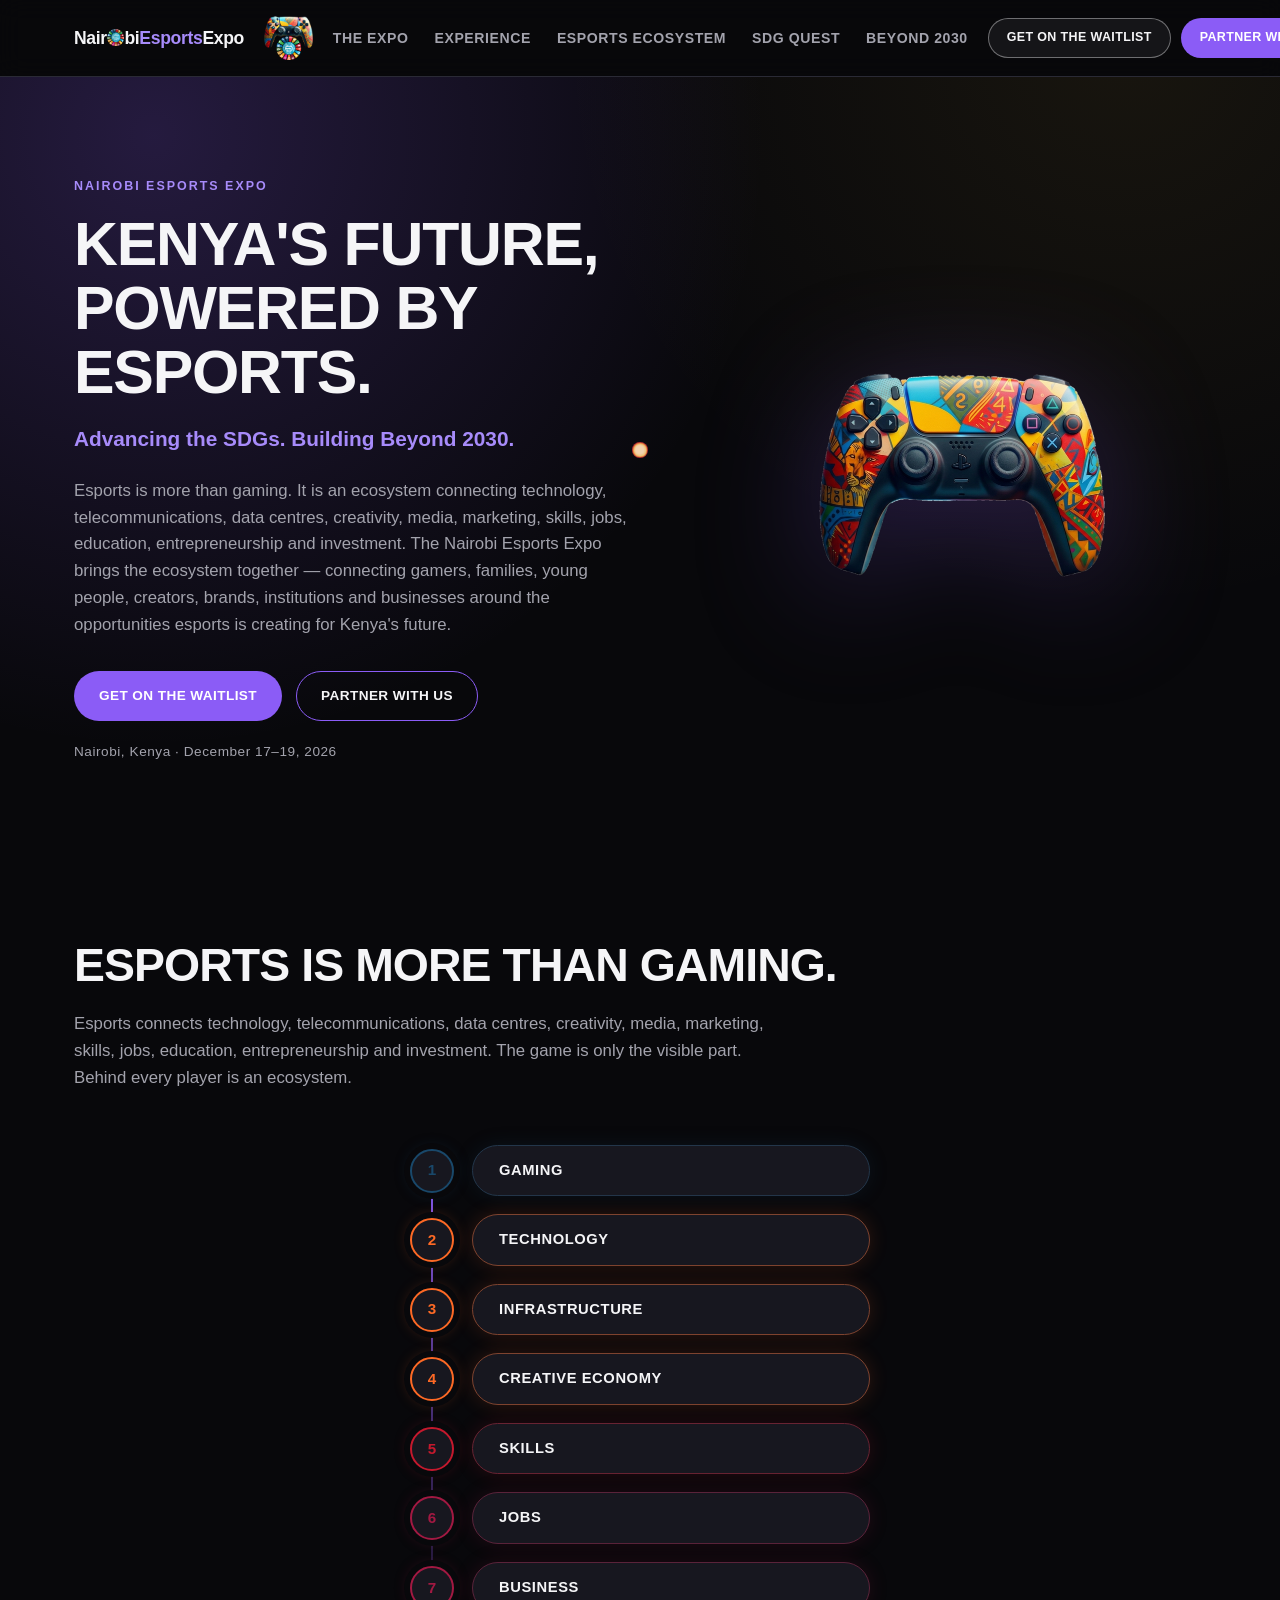
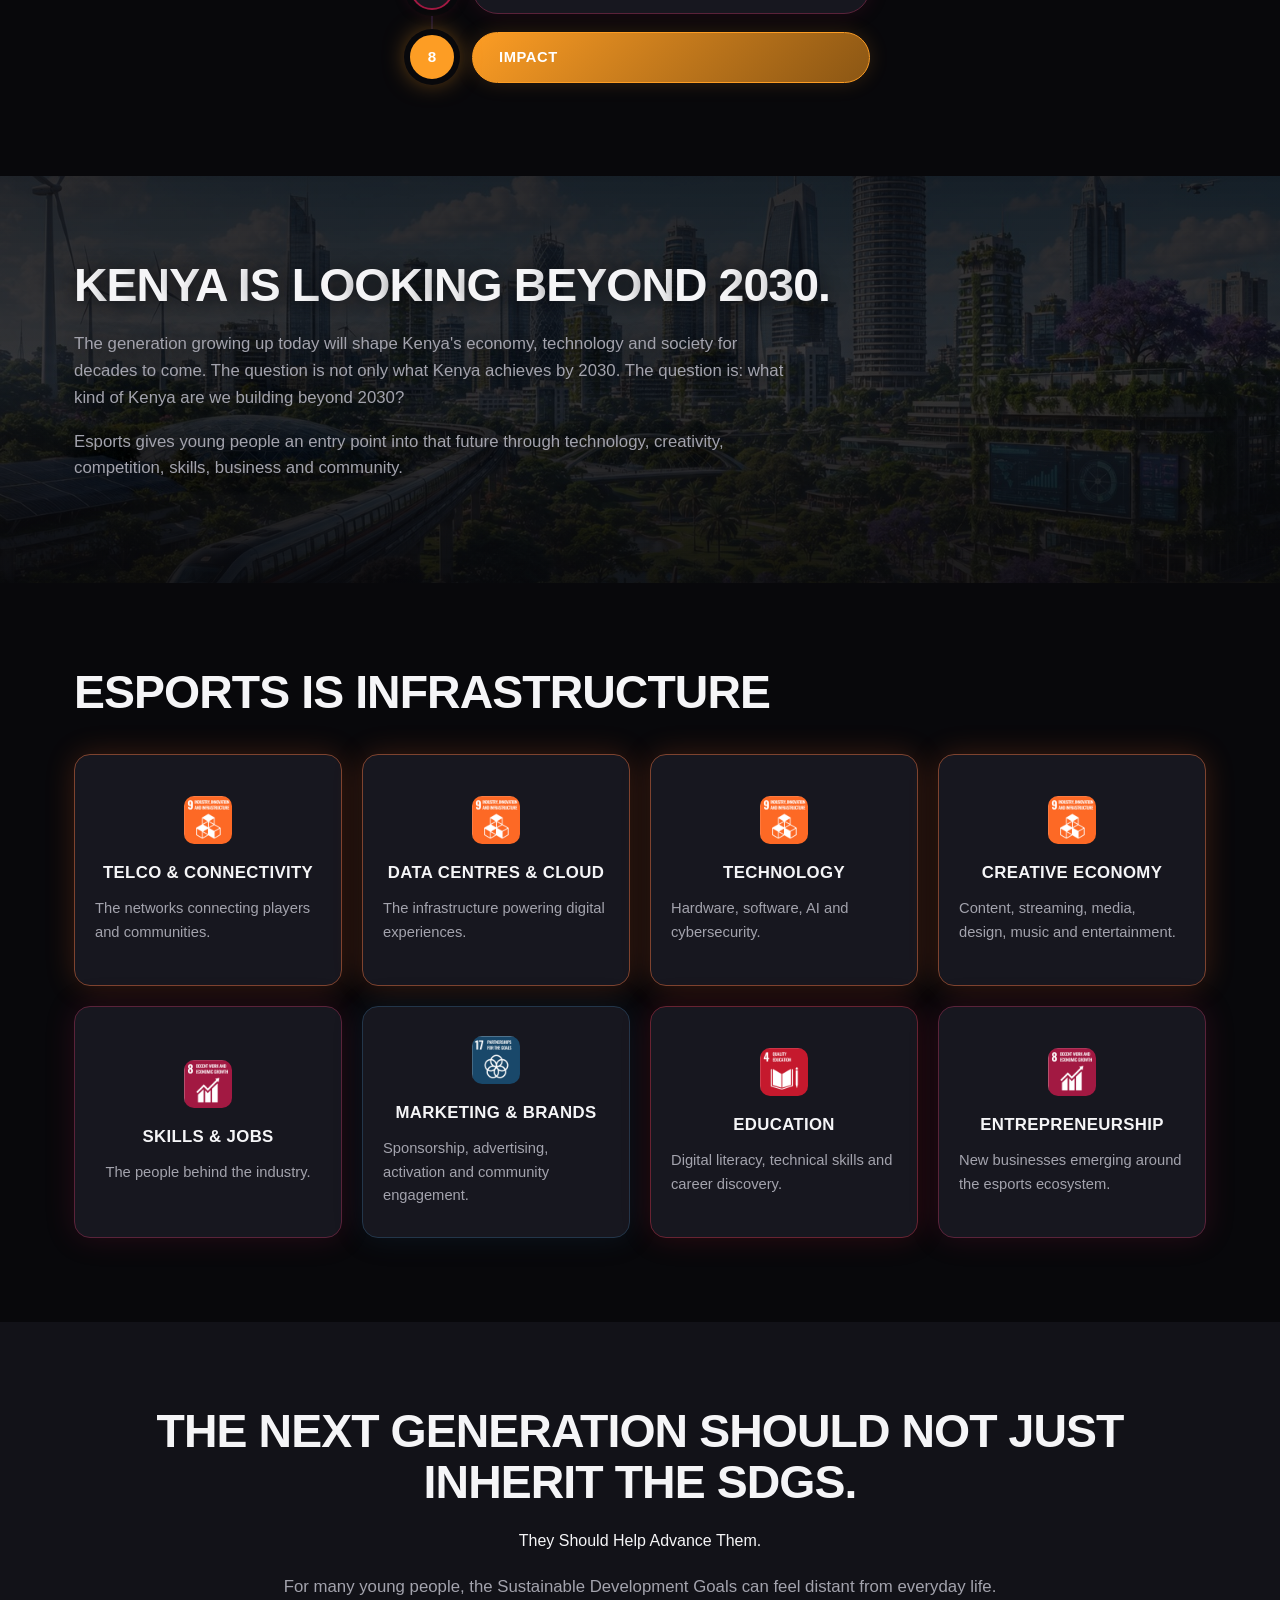
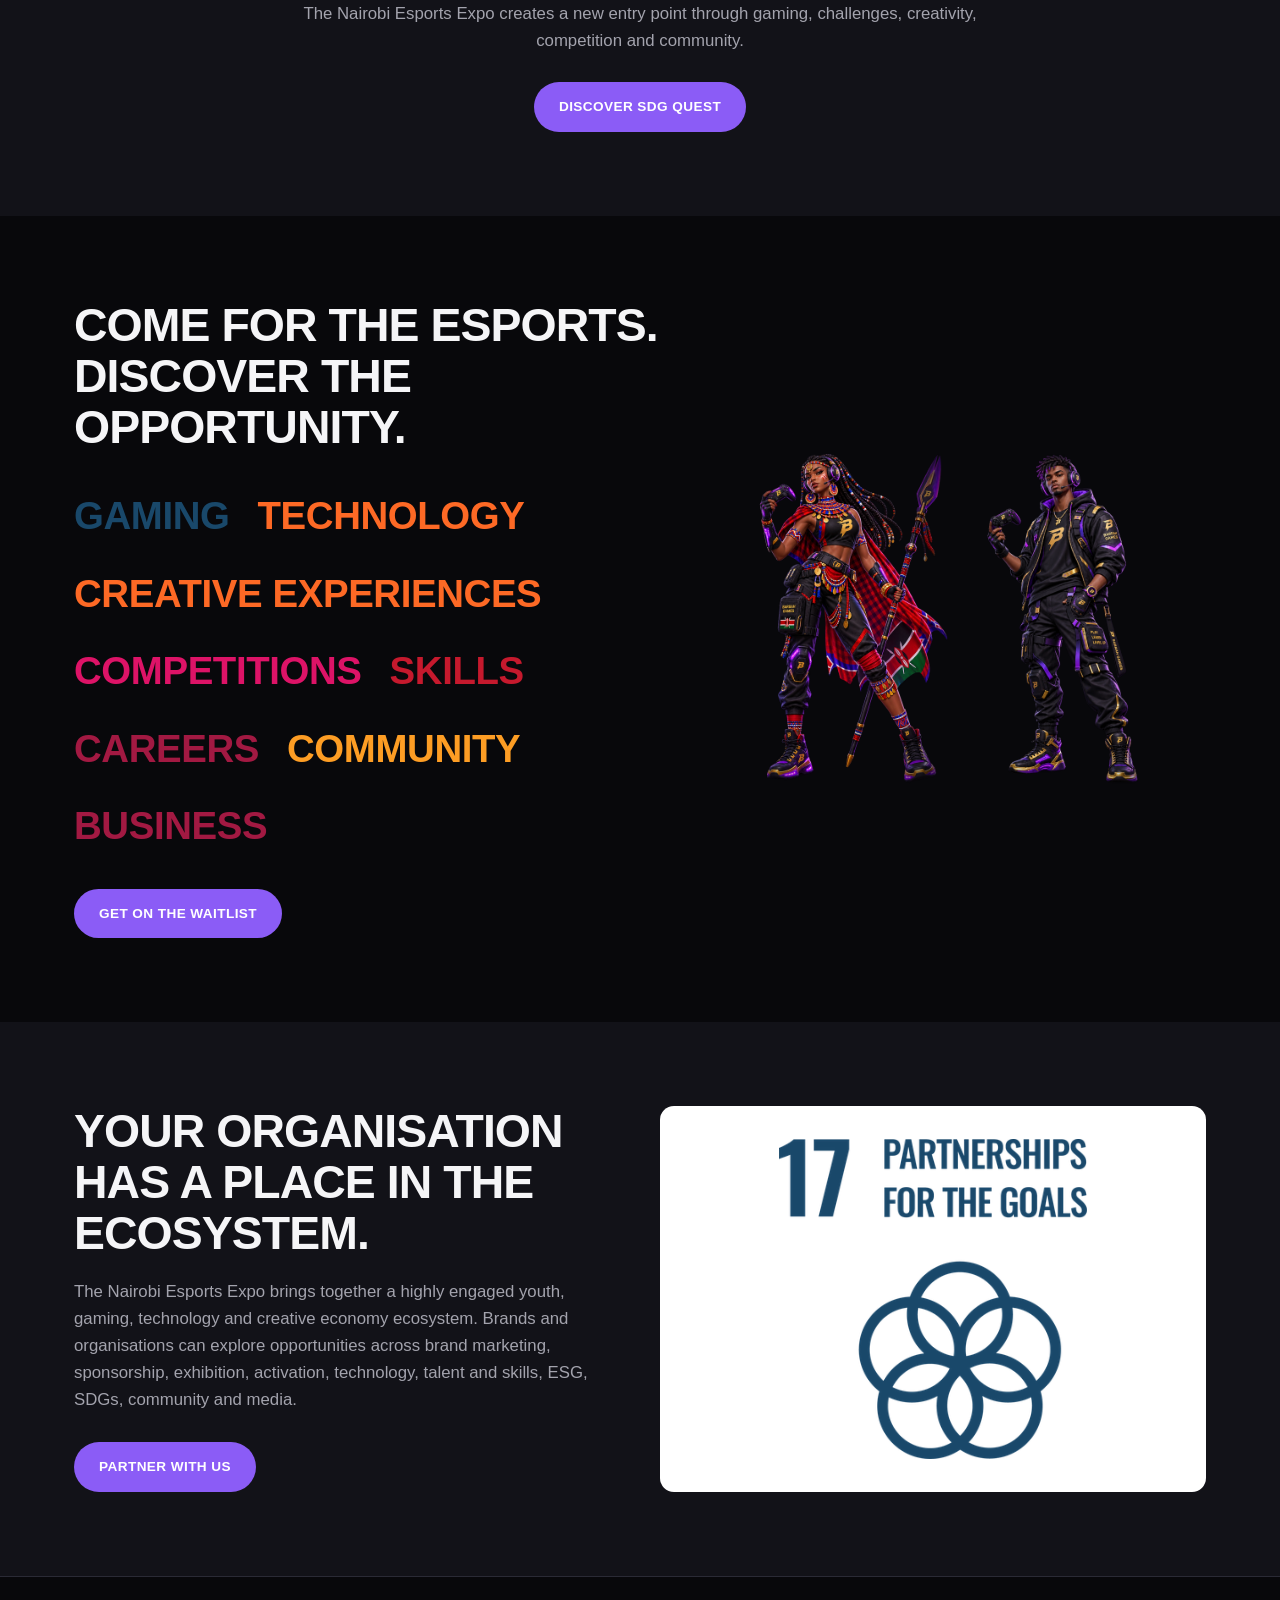
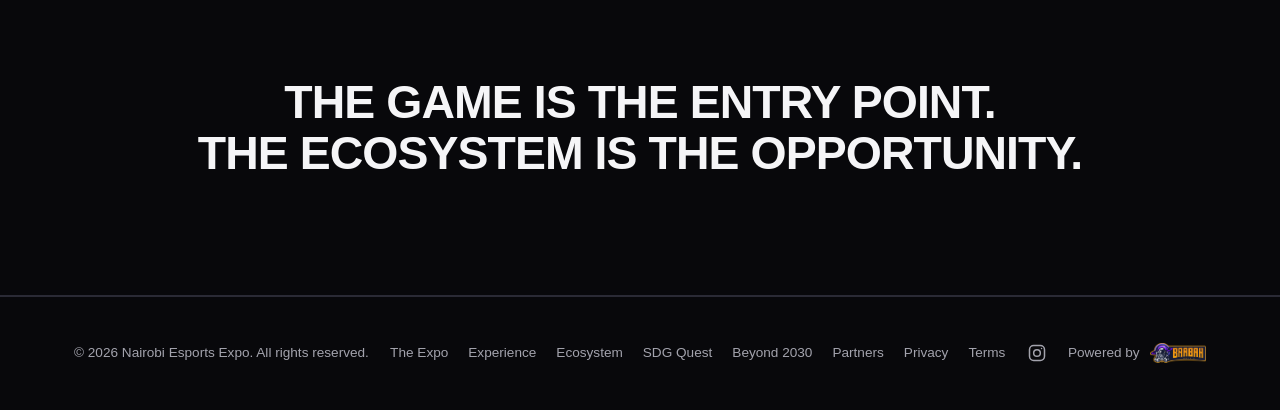
<file: index.html>
<!DOCTYPE html>
<html lang="en">
<head>
<meta charset="UTF-8">
<!-- Google tag (gtag.js) -->
<script async src="https://www.googletagmanager.com/gtag/js?id=G-0RFB4N63XX"></script>
<script>
  window.dataLayer = window.dataLayer || [];
  function gtag(){dataLayer.push(arguments);}
  gtag('js', new Date());

  gtag('config', 'G-0RFB4N63XX');
</script>
<meta name="viewport" content="width=device-width, initial-scale=1.0">
<title>Nairobi Esports Expo | Kenya's Future, Powered by Esports</title>
<meta name="description" content="Nairobi Esports Expo brings gamers, families, brands, institutions and the wider esports ecosystem together to explore technology, skills, jobs, creativity, SDGs and Kenya's future beyond 2030.">
<link rel="icon" type="image/png" sizes="32x32" href="favicon-32.png">
<link rel="icon" type="image/png" sizes="64x64" href="favicon-64.png">
<link rel="apple-touch-icon" href="favicon-64.png">
<link rel="stylesheet" href="styles.css?v=46">
</head>
<body>
<a href="#main" class="skip-link">Skip to content</a>

<header class="site-header">
  <div class="container nav-wrap">
    <a href="/" class="logo">Nair<img src="sdg-wheel.png" alt="o" class="logo-o">bi<span>Esports</span>Expo</a>
    <img src="sdg-logo.png" alt="Official Planeteer Club — SDG Games &amp; Esports" class="sdg-badge">
    <nav class="nav-links" aria-label="Primary">
      <a href="/the-expo">The Expo</a>
      <a href="/experience">Experience</a>
      <a href="/esports-ecosystem">Esports Ecosystem</a>
      <a href="/sdg-quest">SDG Quest</a>
      <a href="/beyond-2030">Beyond 2030</a>
    </nav>
    <div class="nav-ctas">
      <a href="/waitlist" class="btn btn-ghost btn-sm">Get on the Waitlist</a>
      <a href="/partners" class="btn btn-primary btn-sm">Partner With Us</a>
    </div>
    <button class="nav-toggle" aria-label="Toggle menu" aria-expanded="false">
      <span></span><span></span><span></span>
    </button>
  </div>
</header>

<main id="main">

  <!-- HERO -->
  <section class="hero">
    <div class="container hero-inner">
      <div class="hero-content reveal">
        <p class="eyebrow">Nairobi Esports Expo</p>
        <h1>Kenya's Future, Powered by Esports.</h1>
        <p class="subheadline">Advancing the SDGs. Building Beyond 2030.</p>
        <p class="hero-body">Esports is more than gaming. It is an ecosystem connecting technology, telecommunications, data centres, creativity, media, marketing, skills, jobs, education, entrepreneurship and investment. The Nairobi Esports Expo brings the ecosystem together — connecting gamers, families, young people, creators, brands, institutions and businesses around the opportunities esports is creating for Kenya's future.</p>
        <div class="hero-actions">
          <a href="/waitlist" class="btn btn-primary">Get on the Waitlist</a>
          <a href="/partners" class="btn btn-secondary">Partner With Us</a>
        </div>
        <p class="hero-meta">Nairobi, Kenya · December 17–19, 2026</p>
      </div>
      <div class="hero-visual reveal">
        <img src="hero-controller.png?v=2" alt="Custom Nairobi Esports Expo controller">
      </div>
    </div>
  </section>

  <!-- THE BIG IDEA -->
  <section class="section reveal">
    <div class="container">
      <h2>Esports Is More Than Gaming.</h2>
      <p class="section-sub">Esports connects technology, telecommunications, data centres, creativity, media, marketing, skills, jobs, education, entrepreneurship and investment. The game is only the visible part. Behind every player is an ecosystem.</p>
      <div class="flow-track">
        <div class="flow-node reveal" style="--sdg-color:#19486A;"><span class="flow-num">1</span><span class="flow-label">Gaming</span></div>
        <div class="flow-node reveal" style="--sdg-color:#FD6925;"><span class="flow-num">2</span><span class="flow-label">Technology</span></div>
        <div class="flow-node reveal" style="--sdg-color:#FD6925;"><span class="flow-num">3</span><span class="flow-label">Infrastructure</span></div>
        <div class="flow-node reveal" style="--sdg-color:#FD6925;"><span class="flow-num">4</span><span class="flow-label">Creative Economy</span></div>
        <div class="flow-node reveal" style="--sdg-color:#C5192D;"><span class="flow-num">5</span><span class="flow-label">Skills</span></div>
        <div class="flow-node reveal" style="--sdg-color:#A21942;"><span class="flow-num">6</span><span class="flow-label">Jobs</span></div>
        <div class="flow-node reveal" style="--sdg-color:#A21942;"><span class="flow-num">7</span><span class="flow-label">Business</span></div>
        <div class="flow-node flow-final reveal" style="--sdg-color:#FD9D24;"><span class="flow-num">8</span><span class="flow-label">Impact</span></div>
      </div>
    </div>
  </section>

  <!-- WHY NOW -->
  <section class="section alt section-beyond-bg reveal">
    <div class="container">
      <h2>Kenya Is Looking Beyond 2030.</h2>
      <p class="section-sub">The generation growing up today will shape Kenya's economy, technology and society for decades to come. The question is not only what Kenya achieves by 2030. The question is: what kind of Kenya are we building beyond 2030?</p>
      <p class="section-sub">Esports gives young people an entry point into that future through technology, creativity, competition, skills, business and community.</p>
    </div>
  </section>

  <!-- ECOSYSTEM -->
  <section id="ecosystem" class="section reveal">
    <div class="container">
      <h2>Esports is Infrastructure</h2>
      <div class="card-grid cols-4">
        <div class="info-card flip-card" style="--sdg-color:#FD6925;">
          <div class="flip-card-inner">
            <div class="flip-card-front">
              <img src="sdg-goal-9.png" alt="SDG 9: Industry, Innovation and Infrastructure" class="card-sdg-icon">
              <h3>Telco &amp; Connectivity</h3>
              <p>The networks connecting players and communities.</p>
            </div>
            <div class="flip-card-back">
              <p class="eyebrow">Where It's Built</p>
              <p>Kenya already has the networks: Safaricom, Airtel Kenya and Telkom. The infrastructure exists — esports now needs to run on it.</p>
            </div>
          </div>
        </div>
        <div class="info-card flip-card" style="--sdg-color:#FD6925;">
          <div class="flip-card-inner">
            <div class="flip-card-front">
              <img src="sdg-goal-9.png" alt="SDG 9: Industry, Innovation and Infrastructure" class="card-sdg-icon">
              <h3>Data Centres &amp; Cloud</h3>
              <p>The infrastructure powering digital experiences.</p>
            </div>
            <div class="flip-card-back">
              <p class="eyebrow">Where It's Built</p>
              <p>Most cloud regions serving Kenya sit in Ireland, South Africa or Europe. Local data centres would let Kenyan esports run faster and closer to home.</p>
            </div>
          </div>
        </div>
        <div class="info-card flip-card" style="--sdg-color:#FD6925;">
          <div class="flip-card-inner">
            <div class="flip-card-front">
              <img src="sdg-goal-9.png" alt="SDG 9: Industry, Innovation and Infrastructure" class="card-sdg-icon">
              <h3>Technology</h3>
              <p>Hardware, software, AI and cybersecurity.</p>
            </div>
            <div class="flip-card-back">
              <p class="eyebrow">Where It's Built</p>
              <p>The GPUs, engines and platforms behind esports are built in the US and Asia. Kenya needs engineers building this technology, not just using it.</p>
            </div>
          </div>
        </div>
        <div class="info-card flip-card" style="--sdg-color:#FD6925;">
          <div class="flip-card-inner">
            <div class="flip-card-front">
              <img src="sdg-goal-9.png" alt="SDG 9: Industry, Innovation and Infrastructure" class="card-sdg-icon">
              <h3>Creative Economy</h3>
              <p>Content, streaming, media, design, music and entertainment.</p>
            </div>
            <div class="flip-card-back">
              <p class="eyebrow">Where It's Built</p>
              <p>Twitch, YouTube and TikTok host the streams — but the content, editing talent and studios can be built right here in Nairobi.</p>
            </div>
          </div>
        </div>
        <div class="info-card flip-card" style="--sdg-color:#A21942;">
          <div class="flip-card-inner">
            <div class="flip-card-front">
              <img src="sdg-goal-8.png" alt="SDG 8: Decent Work and Economic Growth" class="card-sdg-icon">
              <h3>Skills &amp; Jobs</h3>
              <p>The people behind the industry.</p>
            </div>
            <div class="flip-card-back">
              <p class="eyebrow">Where It's Built</p>
              <p>Top esports training academies are concentrated in Europe and Asia. Kenya has the talent — it needs the pathways built at home.</p>
            </div>
          </div>
        </div>
        <div class="info-card flip-card" style="--sdg-color:#19486A;">
          <div class="flip-card-inner">
            <div class="flip-card-front">
              <img src="sdg-goal-17.png" alt="SDG 17: Partnerships for the Goals" class="card-sdg-icon">
              <h3>Marketing &amp; Brands</h3>
              <p>Sponsorship, advertising, activation and community engagement.</p>
            </div>
            <div class="flip-card-back">
              <p class="eyebrow">Where It's Built</p>
              <p>Global esports sponsorship dollars flow through agencies in London and LA. Kenyan brands can build that activation expertise locally instead.</p>
            </div>
          </div>
        </div>
        <div class="info-card flip-card" style="--sdg-color:#C5192D;">
          <div class="flip-card-inner">
            <div class="flip-card-front">
              <img src="sdg-goal-4.png" alt="SDG 4: Quality Education" class="card-sdg-icon">
              <h3>Education</h3>
              <p>Digital literacy, technical skills and career discovery.</p>
            </div>
            <div class="flip-card-back">
              <p class="eyebrow">Where It's Built</p>
              <p>Game design and esports business courses are mostly taught abroad. Kenyan institutions can build this curriculum here, for this generation.</p>
            </div>
          </div>
        </div>
        <div class="info-card flip-card" style="--sdg-color:#A21942;">
          <div class="flip-card-inner">
            <div class="flip-card-front">
              <img src="sdg-goal-8.png" alt="SDG 8: Decent Work and Economic Growth" class="card-sdg-icon">
              <h3>Entrepreneurship</h3>
              <p>New businesses emerging around the esports ecosystem.</p>
            </div>
            <div class="flip-card-back">
              <p class="eyebrow">Where It's Built</p>
              <p>Esports startups are funded out of Silicon Valley and Lagos. Kenya can build its own founders, funds and companies around this industry.</p>
            </div>
          </div>
        </div>
      </div>
    </div>
  </section>

  <!-- SDGs -->
  <section class="section alt reveal">
    <div class="container" style="text-align:center;">
      <h2>The Next Generation Should Not Just Inherit the SDGs.</h2>
      <p class="statement-sub" style="margin-bottom:20px;">They Should Help Advance Them.</p>
      <p class="section-sub" style="margin-left:auto;margin-right:auto;">For many young people, the Sustainable Development Goals can feel distant from everyday life. The Nairobi Esports Expo creates a new entry point through gaming, challenges, creativity, competition and community.</p>
      <div style="margin-top:28px;">
        <a href="/sdg-quest" class="btn btn-primary">Discover SDG Quest</a>
      </div>
    </div>
  </section>

  <!-- EXPERIENCE -->
  <section class="section reveal">
    <div class="container experience-inner">
      <div class="experience-content">
        <h2>Come for the Esports. Discover the Opportunity.</h2>
        <div class="keyword-list">
          <span style="--sdg-color:#19486A;">Gaming</span>
          <span style="--sdg-color:#FD6925;">Technology</span>
          <span style="--sdg-color:#FD6925;">Creative Experiences</span>
          <span style="--sdg-color:#DD1367;">Competitions</span>
          <span style="--sdg-color:#C5192D;">Skills</span>
          <span style="--sdg-color:#A21942;">Careers</span>
          <span style="--sdg-color:#FD9D24;">Community</span>
          <span style="--sdg-color:#A21942;">Business</span>
        </div>
        <div style="margin-top:32px;">
          <a href="/waitlist" class="btn btn-primary">Get on the Waitlist</a>
        </div>
      </div>
      <div class="experience-visual">
        <img src="gamer-girl.png?v=1" alt="Female esports gamer" class="gamer-figure">
        <img src="gamer-guy.png?v=1" alt="Male esports gamer" class="gamer-figure">
      </div>
    </div>
  </section>

  <!-- BRANDS -->
  <section class="section alt reveal">
    <div class="container brands-inner">
      <div class="brands-content">
        <h2>Your Organisation Has a Place in the Ecosystem.</h2>
        <p class="section-sub">The Nairobi Esports Expo brings together a highly engaged youth, gaming, technology and creative economy ecosystem. Brands and organisations can explore opportunities across brand marketing, sponsorship, exhibition, activation, technology, talent and skills, ESG, SDGs, community and media.</p>
        <div style="margin-top:28px;">
          <a href="/partners" class="btn btn-primary">Partner With Us</a>
        </div>
      </div>
      <div class="sdg17-badge">
        <img src="sdg-17-inverted.png?v=1" alt="SDG 17: Partnerships for the Goals">
      </div>
    </div>
  </section>

  <!-- FINAL STATEMENT -->
  <section class="statement reveal">
    <div class="container">
      <h2>The Game Is the Entry Point.<br>The Ecosystem Is the Opportunity.</h2>
    </div>
  </section>

</main>

<footer class="site-footer">
  <div class="container footer-inner">
    <p>&copy; 2026 Nairobi Esports Expo. All rights reserved.</p>
    <nav class="footer-nav" aria-label="Footer">
      <a href="/the-expo">The Expo</a>
      <a href="/experience">Experience</a>
      <a href="/esports-ecosystem">Ecosystem</a>
      <a href="/sdg-quest">SDG Quest</a>
      <a href="/beyond-2030">Beyond 2030</a>
      <a href="/partners">Partners</a>
      <a href="/privacy">Privacy</a>
      <a href="/terms">Terms</a>
    </nav>
    <div class="footer-social">
      <a href="https://www.instagram.com/nairobiesportsexpo/" target="_blank" rel="noopener" aria-label="Nairobi Esports Expo on Instagram">
        <svg viewBox="0 0 24 24" fill="none" stroke="currentColor" stroke-width="1.8" aria-hidden="true"><rect x="3" y="3" width="18" height="18" rx="5"/><circle cx="12" cy="12" r="4"/><circle cx="17.5" cy="6.5" r="0.9" fill="currentColor" stroke="none"/></svg>
      </a>
    </div>
    <div class="powered-by">
      <span>Powered by</span>
      <a href="https://www.barbahgames.gg" target="_blank" rel="noopener">
        <img src="barbah-logo.png" alt="BARBAH Games &amp; VR">
      </a>
    </div>
  </div>
</footer>

<div class="mobile-cta-bar">
  <a href="/waitlist" class="btn btn-ghost btn-sm">Waitlist</a>
  <a href="/partners" class="btn btn-primary btn-sm">Partner With Us</a>
</div>

<script src="script.js?v=18"></script>
</body>
</html>
</file>
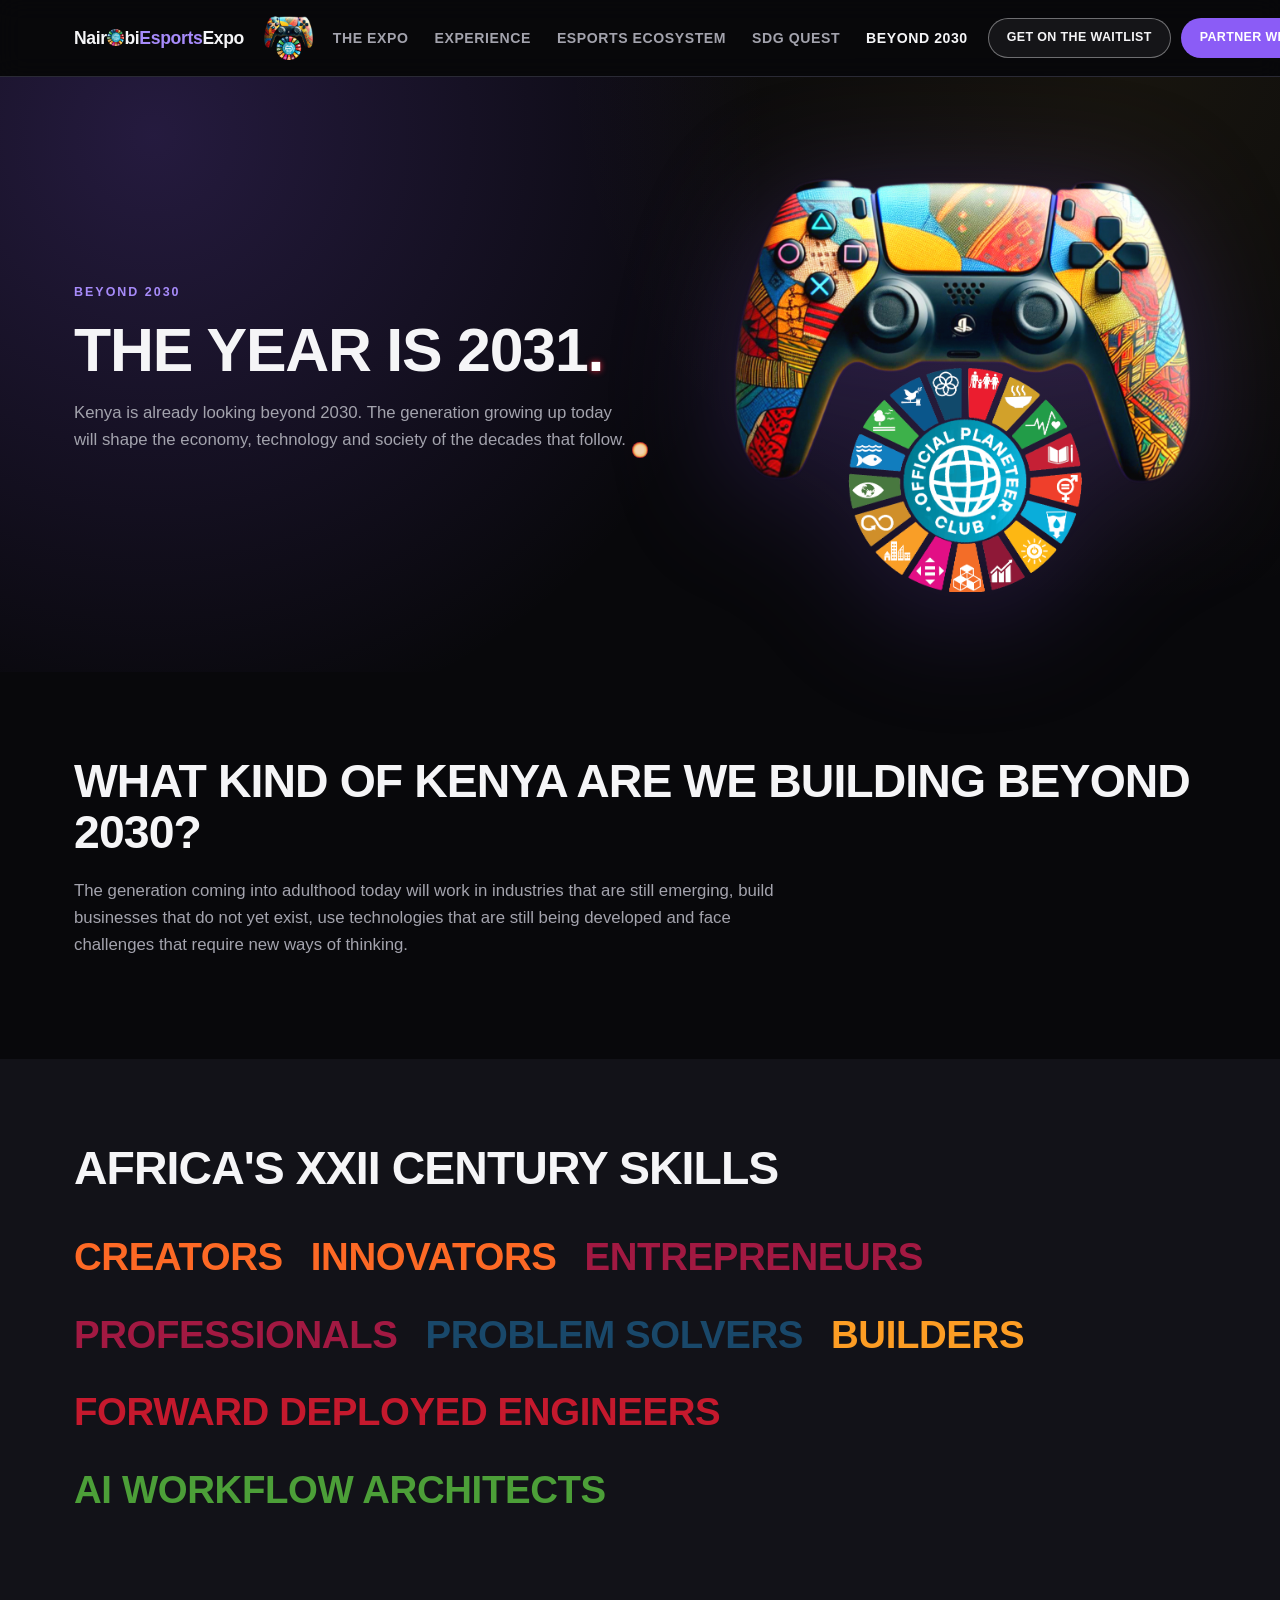
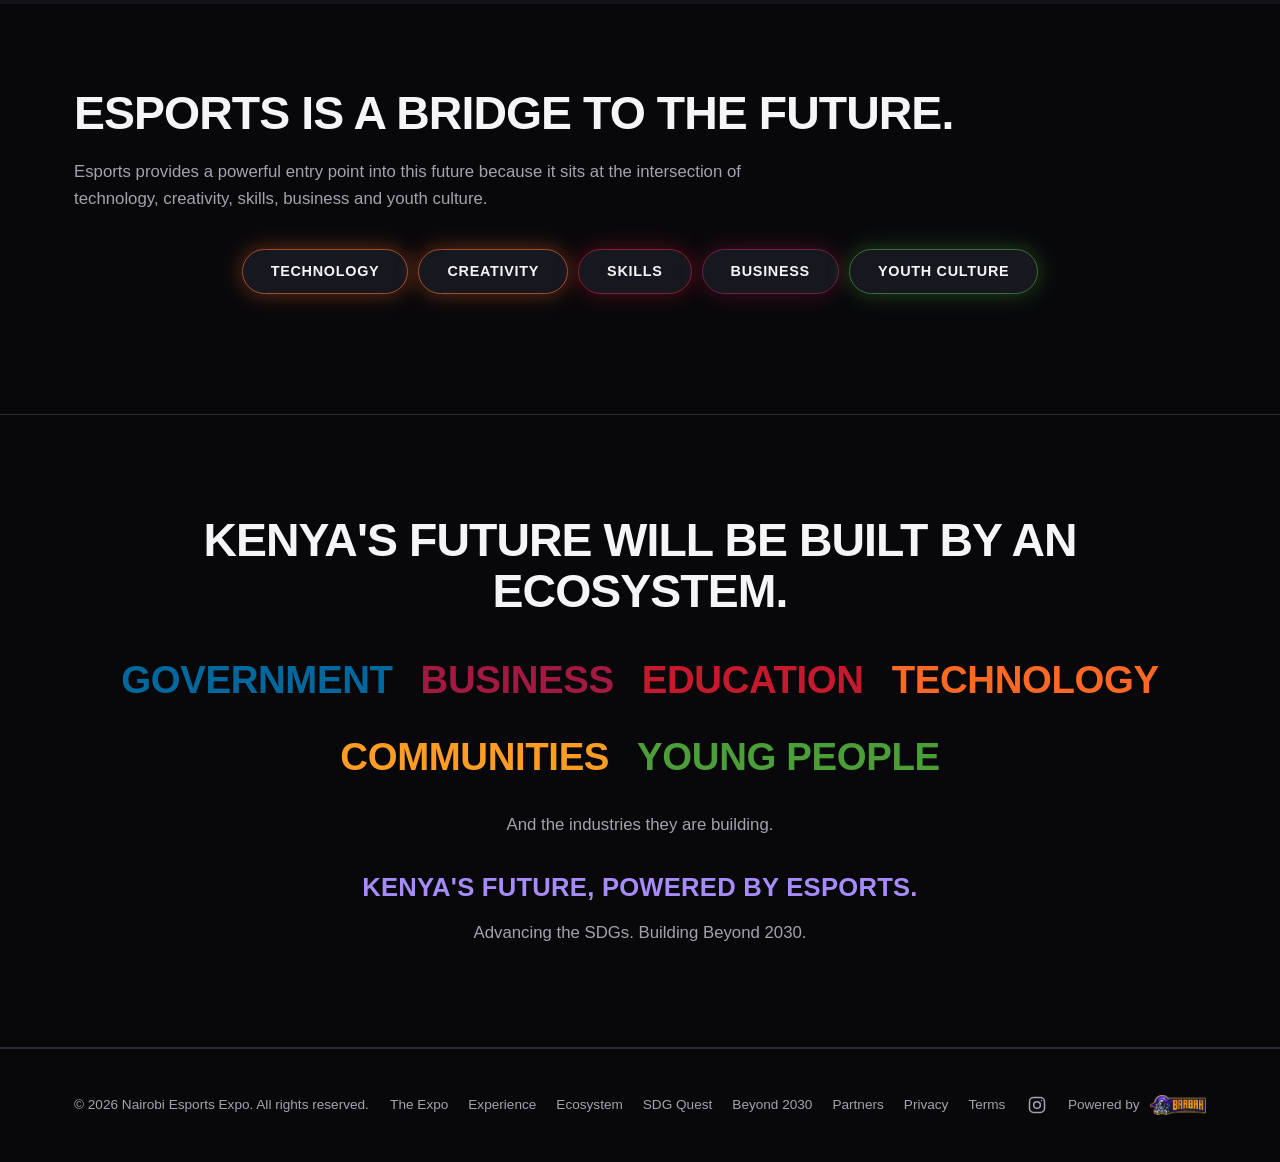
<file: beyond-2030.html>
<!DOCTYPE html>
<html lang="en">
<head>
<meta charset="UTF-8">
<!-- Google tag (gtag.js) -->
<script async src="https://www.googletagmanager.com/gtag/js?id=G-0RFB4N63XX"></script>
<script>
  window.dataLayer = window.dataLayer || [];
  function gtag(){dataLayer.push(arguments);}
  gtag('js', new Date());

  gtag('config', 'G-0RFB4N63XX');
</script>
<meta name="viewport" content="width=device-width, initial-scale=1.0">
<title>Beyond 2030 | Kenya's Future Powered by Esports</title>
<meta name="description" content="2030 is not the finish line. Kenya is already looking beyond 2030 — and esports is a bridge to the technology, creativity, skills and business of that future.">
<link rel="icon" type="image/png" sizes="32x32" href="favicon-32.png">
<link rel="icon" type="image/png" sizes="64x64" href="favicon-64.png">
<link rel="apple-touch-icon" href="favicon-64.png">
<link rel="stylesheet" href="styles.css?v=46">
</head>
<body>
<a href="#main" class="skip-link">Skip to content</a>

<header class="site-header">
  <div class="container nav-wrap">
    <a href="/" class="logo">Nair<img src="sdg-wheel.png" alt="o" class="logo-o">bi<span>Esports</span>Expo</a>
    <img src="sdg-logo.png" alt="Official Planeteer Club — SDG Games &amp; Esports" class="sdg-badge">
    <nav class="nav-links" aria-label="Primary">
      <a href="/the-expo">The Expo</a>
      <a href="/experience">Experience</a>
      <a href="/esports-ecosystem">Esports Ecosystem</a>
      <a href="/sdg-quest">SDG Quest</a>
      <a href="/beyond-2030" aria-current="page">Beyond 2030</a>
    </nav>
    <div class="nav-ctas">
      <a href="/waitlist" class="btn btn-ghost btn-sm">Get on the Waitlist</a>
      <a href="/partners" class="btn btn-primary btn-sm">Partner With Us</a>
    </div>
    <button class="nav-toggle" aria-label="Toggle menu" aria-expanded="false">
      <span></span><span></span><span></span>
    </button>
  </div>
</header>

<main id="main">

  <section class="hero">
    <div class="container hero-inner">
      <div class="hero-content reveal">
        <p class="eyebrow">Beyond 2030</p>
        <h1>The Year Is 2031.</h1>
        <p class="hero-body">Kenya is already looking beyond 2030. The generation growing up today will shape the economy, technology and society of the decades that follow.</p>
      </div>
      <div class="hero-visual reveal">
        <img src="sdg-logo.png" alt="Nairobi Esports Expo controller with the Official Planeteer Club SDG wheel">
      </div>
    </div>
  </section>

  <section class="section reveal">
    <div class="container">
      <h2>What Kind of Kenya Are We Building Beyond 2030?</h2>
      <p class="section-sub">The generation coming into adulthood today will work in industries that are still emerging, build businesses that do not yet exist, use technologies that are still being developed and face challenges that require new ways of thinking.</p>
    </div>
  </section>

  <section class="section alt reveal">
    <div class="container">
      <h2>AFRICA'S XXII CENTURY SKILLS</h2>
      <div class="keyword-list">
        <span style="--sdg-color:#FD6925;">Creators</span>
        <span style="--sdg-color:#FD6925;">Innovators</span>
        <span style="--sdg-color:#A21942;">Entrepreneurs</span>
        <span style="--sdg-color:#A21942;">Professionals</span>
        <span style="--sdg-color:#19486A;">Problem Solvers</span>
        <span style="--sdg-color:#FD9D24;">Builders</span>
        <span style="--sdg-color:#C5192D;">Forward Deployed Engineers</span>
        <span style="--sdg-color:#4C9F38;">AI Workflow Architects</span>
      </div>
    </div>
  </section>

  <section class="section reveal">
    <div class="container">
      <h2>Esports Is a Bridge to the Future.</h2>
      <p class="section-sub">Esports provides a powerful entry point into this future because it sits at the intersection of technology, creativity, skills, business and youth culture.</p>
      <div class="flow-list" style="flex-direction:row;flex-wrap:wrap;justify-content:center;">
        <div class="flow-item" style="--sdg-color:#FD6925;">Technology</div>
        <div class="flow-item" style="--sdg-color:#FD6925;">Creativity</div>
        <div class="flow-item" style="--sdg-color:#C5192D;">Skills</div>
        <div class="flow-item" style="--sdg-color:#A21942;">Business</div>
        <div class="flow-item" style="--sdg-color:#4C9F38;">Youth Culture</div>
      </div>
    </div>
  </section>

  <section class="statement reveal">
    <div class="container">
      <h2>Kenya's Future Will Be Built by an Ecosystem.</h2>
      <div class="keyword-list" style="justify-content:center;">
        <span style="--sdg-color:#00689D;">Government</span>
        <span style="--sdg-color:#A21942;">Business</span>
        <span style="--sdg-color:#C5192D;">Education</span>
        <span style="--sdg-color:#FD6925;">Technology</span>
        <span style="--sdg-color:#FD9D24;">Communities</span>
        <span style="--sdg-color:#4C9F38;">Young People</span>
      </div>
      <p class="section-sub" style="margin:24px auto 0;">And the industries they are building.</p>
      <p class="statement-sub" style="margin-top:28px;">Kenya's Future, Powered by Esports.</p>
      <p class="section-sub" style="margin:12px auto 0;">Advancing the SDGs. Building Beyond 2030.</p>
    </div>
  </section>

</main>

<footer class="site-footer">
  <div class="container footer-inner">
    <p>&copy; 2026 Nairobi Esports Expo. All rights reserved.</p>
    <nav class="footer-nav" aria-label="Footer">
      <a href="/the-expo">The Expo</a>
      <a href="/experience">Experience</a>
      <a href="/esports-ecosystem">Ecosystem</a>
      <a href="/sdg-quest">SDG Quest</a>
      <a href="/beyond-2030">Beyond 2030</a>
      <a href="/partners">Partners</a>
      <a href="/privacy">Privacy</a>
      <a href="/terms">Terms</a>
    </nav>
    <div class="footer-social">
      <a href="https://www.instagram.com/nairobiesportsexpo/" target="_blank" rel="noopener" aria-label="Nairobi Esports Expo on Instagram">
        <svg viewBox="0 0 24 24" fill="none" stroke="currentColor" stroke-width="1.8" aria-hidden="true"><rect x="3" y="3" width="18" height="18" rx="5"/><circle cx="12" cy="12" r="4"/><circle cx="17.5" cy="6.5" r="0.9" fill="currentColor" stroke="none"/></svg>
      </a>
    </div>
    <div class="powered-by">
      <span>Powered by</span>
      <a href="https://www.barbahgames.gg" target="_blank" rel="noopener">
        <img src="barbah-logo.png" alt="BARBAH Games &amp; VR">
      </a>
    </div>
  </div>
</footer>

<div class="mobile-cta-bar">
  <a href="/waitlist" class="btn btn-ghost btn-sm">Waitlist</a>
  <a href="/partners" class="btn btn-primary btn-sm">Partner With Us</a>
</div>

<script src="script.js?v=18"></script>
</body>
</html>
</file>
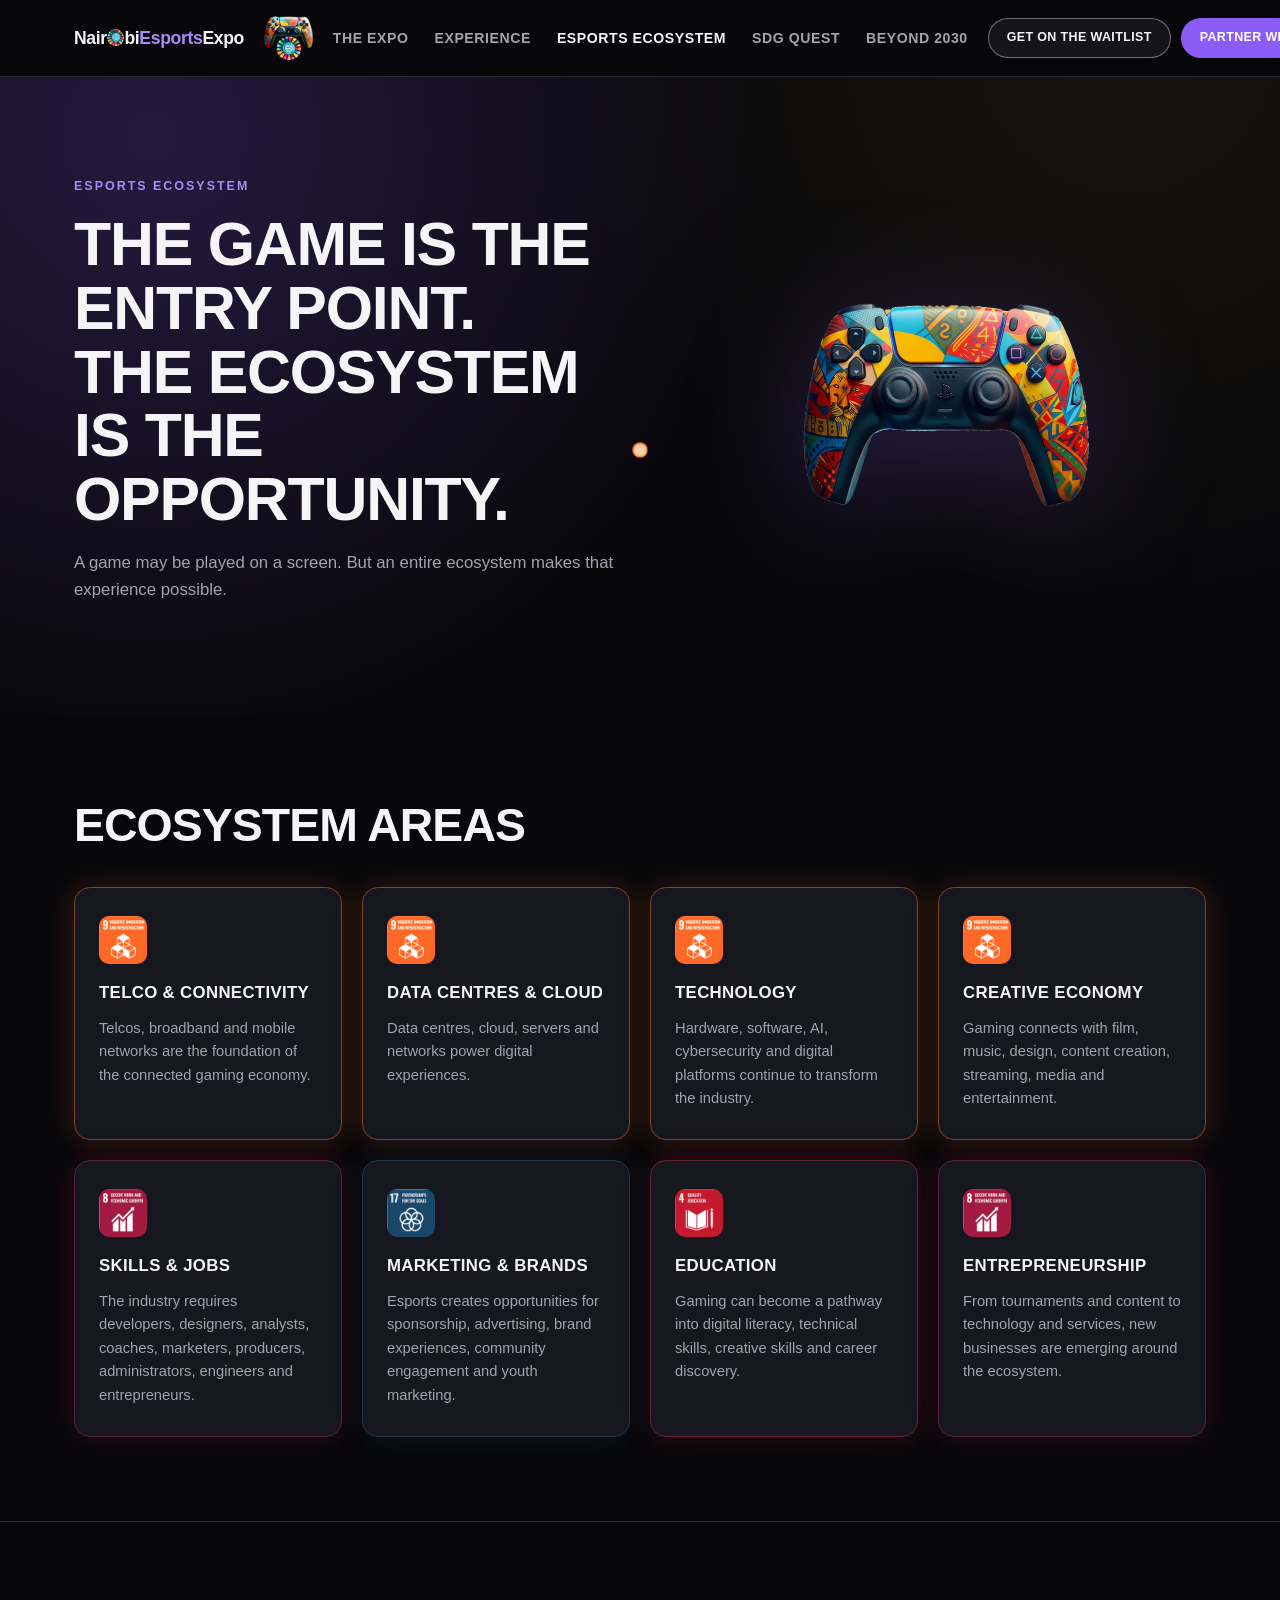
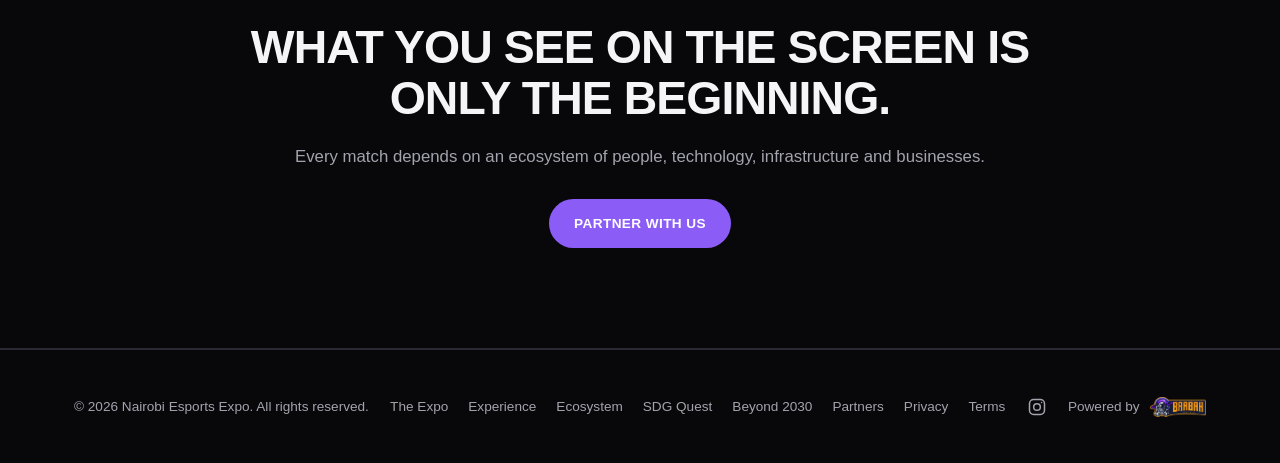
<file: esports-ecosystem.html>
<!DOCTYPE html>
<html lang="en">
<head>
<meta charset="UTF-8">
<!-- Google tag (gtag.js) -->
<script async src="https://www.googletagmanager.com/gtag/js?id=G-0RFB4N63XX"></script>
<script>
  window.dataLayer = window.dataLayer || [];
  function gtag(){dataLayer.push(arguments);}
  gtag('js', new Date());

  gtag('config', 'G-0RFB4N63XX');
</script>
<meta name="viewport" content="width=device-width, initial-scale=1.0">
<title>Esports Ecosystem | Technology, Skills, Jobs &amp; Business</title>
<meta name="description" content="A game may be played on a screen. But an entire ecosystem makes that experience possible — telco, data centres, technology, creative economy, skills, marketing, education and entrepreneurship.">
<link rel="icon" type="image/png" sizes="32x32" href="favicon-32.png">
<link rel="icon" type="image/png" sizes="64x64" href="favicon-64.png">
<link rel="apple-touch-icon" href="favicon-64.png">
<link rel="stylesheet" href="styles.css?v=46">
</head>
<body>
<a href="#main" class="skip-link">Skip to content</a>

<header class="site-header">
  <div class="container nav-wrap">
    <a href="/" class="logo">Nair<img src="sdg-wheel.png" alt="o" class="logo-o">bi<span>Esports</span>Expo</a>
    <img src="sdg-logo.png" alt="Official Planeteer Club — SDG Games &amp; Esports" class="sdg-badge">
    <nav class="nav-links" aria-label="Primary">
      <a href="/the-expo">The Expo</a>
      <a href="/experience">Experience</a>
      <a href="/esports-ecosystem" aria-current="page">Esports Ecosystem</a>
      <a href="/sdg-quest">SDG Quest</a>
      <a href="/beyond-2030">Beyond 2030</a>
    </nav>
    <div class="nav-ctas">
      <a href="/waitlist" class="btn btn-ghost btn-sm">Get on the Waitlist</a>
      <a href="/partners" class="btn btn-primary btn-sm">Partner With Us</a>
    </div>
    <button class="nav-toggle" aria-label="Toggle menu" aria-expanded="false">
      <span></span><span></span><span></span>
    </button>
  </div>
</header>

<main id="main">

  <section class="hero hero-simple hero-with-visual">
    <div class="container hero-inner">
      <div class="hero-content reveal">
        <p class="eyebrow">Esports Ecosystem</p>
        <h1>The Game Is the Entry Point.<br>The Ecosystem Is the Opportunity.</h1>
        <p class="hero-body">A game may be played on a screen. But an entire ecosystem makes that experience possible.</p>
      </div>
      <div class="hero-visual reveal">
        <img src="hero-controller.png?v=2" alt="Custom Nairobi Esports Expo controller">
      </div>
    </div>
  </section>

  <section class="section reveal">
    <div class="container">
      <h2>Ecosystem Areas</h2>
      <div class="card-grid cols-4">
        <div class="info-card" style="--sdg-color:#FD6925;">
          <img src="sdg-goal-9.png" alt="SDG 9: Industry, Innovation and Infrastructure" class="card-sdg-icon">
          <h3>Telco &amp; Connectivity</h3>
          <p>Telcos, broadband and mobile networks are the foundation of the connected gaming economy.</p>
        </div>
        <div class="info-card" style="--sdg-color:#FD6925;">
          <img src="sdg-goal-9.png" alt="SDG 9: Industry, Innovation and Infrastructure" class="card-sdg-icon">
          <h3>Data Centres &amp; Cloud</h3>
          <p>Data centres, cloud, servers and networks power digital experiences.</p>
        </div>
        <div class="info-card" style="--sdg-color:#FD6925;">
          <img src="sdg-goal-9.png" alt="SDG 9: Industry, Innovation and Infrastructure" class="card-sdg-icon">
          <h3>Technology</h3>
          <p>Hardware, software, AI, cybersecurity and digital platforms continue to transform the industry.</p>
        </div>
        <div class="info-card" style="--sdg-color:#FD6925;">
          <img src="sdg-goal-9.png" alt="SDG 9: Industry, Innovation and Infrastructure" class="card-sdg-icon">
          <h3>Creative Economy</h3>
          <p>Gaming connects with film, music, design, content creation, streaming, media and entertainment.</p>
        </div>
        <div class="info-card" style="--sdg-color:#A21942;">
          <img src="sdg-goal-8.png" alt="SDG 8: Decent Work and Economic Growth" class="card-sdg-icon">
          <h3>Skills &amp; Jobs</h3>
          <p>The industry requires developers, designers, analysts, coaches, marketers, producers, administrators, engineers and entrepreneurs.</p>
        </div>
        <div class="info-card" style="--sdg-color:#19486A;">
          <img src="sdg-goal-17.png" alt="SDG 17: Partnerships for the Goals" class="card-sdg-icon">
          <h3>Marketing &amp; Brands</h3>
          <p>Esports creates opportunities for sponsorship, advertising, brand experiences, community engagement and youth marketing.</p>
        </div>
        <div class="info-card" style="--sdg-color:#C5192D;">
          <img src="sdg-goal-4.png" alt="SDG 4: Quality Education" class="card-sdg-icon">
          <h3>Education</h3>
          <p>Gaming can become a pathway into digital literacy, technical skills, creative skills and career discovery.</p>
        </div>
        <div class="info-card" style="--sdg-color:#A21942;">
          <img src="sdg-goal-8.png" alt="SDG 8: Decent Work and Economic Growth" class="card-sdg-icon">
          <h3>Entrepreneurship</h3>
          <p>From tournaments and content to technology and services, new businesses are emerging around the ecosystem.</p>
        </div>
      </div>
    </div>
  </section>

  <section class="statement reveal">
    <div class="container">
      <h2>What You See on the Screen Is Only the Beginning.</h2>
      <p class="section-sub" style="margin:20px auto 0;">Every match depends on an ecosystem of people, technology, infrastructure and businesses.</p>
      <div style="margin-top:28px;">
        <a href="/partners" class="btn btn-primary">Partner With Us</a>
      </div>
    </div>
  </section>

</main>

<footer class="site-footer">
  <div class="container footer-inner">
    <p>&copy; 2026 Nairobi Esports Expo. All rights reserved.</p>
    <nav class="footer-nav" aria-label="Footer">
      <a href="/the-expo">The Expo</a>
      <a href="/experience">Experience</a>
      <a href="/esports-ecosystem">Ecosystem</a>
      <a href="/sdg-quest">SDG Quest</a>
      <a href="/beyond-2030">Beyond 2030</a>
      <a href="/partners">Partners</a>
      <a href="/privacy">Privacy</a>
      <a href="/terms">Terms</a>
    </nav>
    <div class="footer-social">
      <a href="https://www.instagram.com/nairobiesportsexpo/" target="_blank" rel="noopener" aria-label="Nairobi Esports Expo on Instagram">
        <svg viewBox="0 0 24 24" fill="none" stroke="currentColor" stroke-width="1.8" aria-hidden="true"><rect x="3" y="3" width="18" height="18" rx="5"/><circle cx="12" cy="12" r="4"/><circle cx="17.5" cy="6.5" r="0.9" fill="currentColor" stroke="none"/></svg>
      </a>
    </div>
    <div class="powered-by">
      <span>Powered by</span>
      <a href="https://www.barbahgames.gg" target="_blank" rel="noopener">
        <img src="barbah-logo.png" alt="BARBAH Games &amp; VR">
      </a>
    </div>
  </div>
</footer>

<div class="mobile-cta-bar">
  <a href="/waitlist" class="btn btn-ghost btn-sm">Waitlist</a>
  <a href="/partners" class="btn btn-primary btn-sm">Partner With Us</a>
</div>

<script src="script.js?v=18"></script>
</body>
</html>
</file>
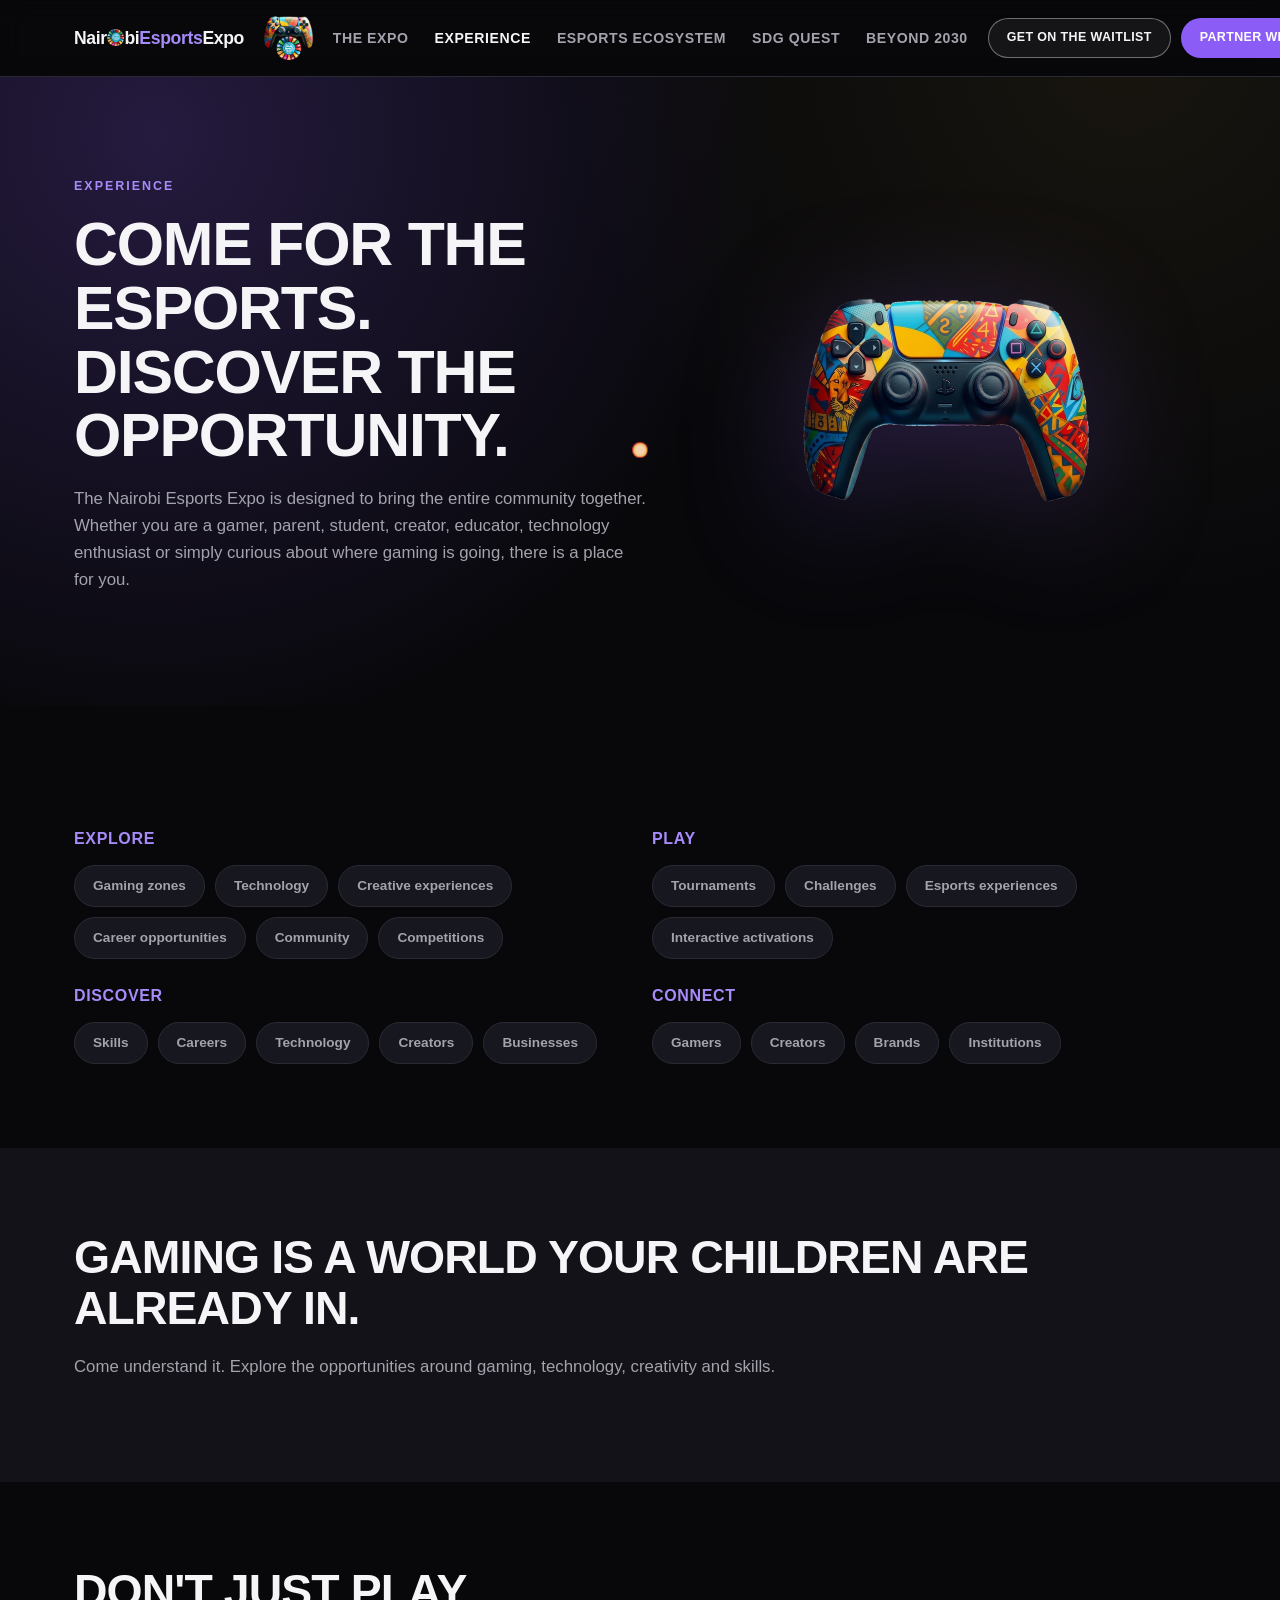
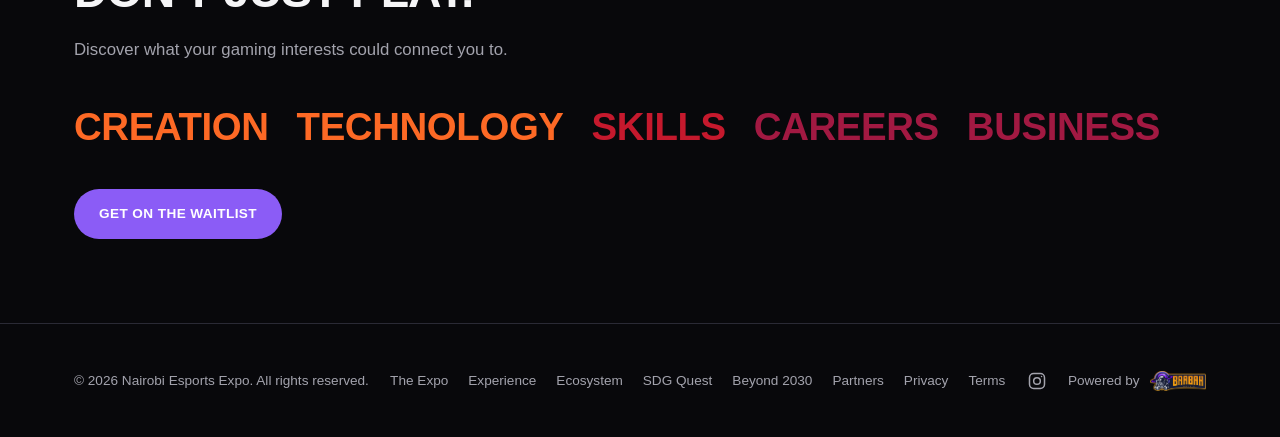
<file: experience.html>
<!DOCTYPE html>
<html lang="en">
<head>
<meta charset="UTF-8">
<!-- Google tag (gtag.js) -->
<script async src="https://www.googletagmanager.com/gtag/js?id=G-0RFB4N63XX"></script>
<script>
  window.dataLayer = window.dataLayer || [];
  function gtag(){dataLayer.push(arguments);}
  gtag('js', new Date());

  gtag('config', 'G-0RFB4N63XX');
</script>
<meta name="viewport" content="width=device-width, initial-scale=1.0">
<title>Experience the Nairobi Esports Expo | Gaming, Skills &amp; Community</title>
<meta name="description" content="Whether you are a gamer, parent, student, creator, educator or technology enthusiast, there is a place for you at the Nairobi Esports Expo.">
<link rel="icon" type="image/png" sizes="32x32" href="favicon-32.png">
<link rel="icon" type="image/png" sizes="64x64" href="favicon-64.png">
<link rel="apple-touch-icon" href="favicon-64.png">
<link rel="stylesheet" href="styles.css?v=46">
</head>
<body>
<a href="#main" class="skip-link">Skip to content</a>

<header class="site-header">
  <div class="container nav-wrap">
    <a href="/" class="logo">Nair<img src="sdg-wheel.png" alt="o" class="logo-o">bi<span>Esports</span>Expo</a>
    <img src="sdg-logo.png" alt="Official Planeteer Club — SDG Games &amp; Esports" class="sdg-badge">
    <nav class="nav-links" aria-label="Primary">
      <a href="/the-expo">The Expo</a>
      <a href="/experience" aria-current="page">Experience</a>
      <a href="/esports-ecosystem">Esports Ecosystem</a>
      <a href="/sdg-quest">SDG Quest</a>
      <a href="/beyond-2030">Beyond 2030</a>
    </nav>
    <div class="nav-ctas">
      <a href="/waitlist" class="btn btn-ghost btn-sm">Get on the Waitlist</a>
      <a href="/partners" class="btn btn-primary btn-sm">Partner With Us</a>
    </div>
    <button class="nav-toggle" aria-label="Toggle menu" aria-expanded="false">
      <span></span><span></span><span></span>
    </button>
  </div>
</header>

<main id="main">

  <section class="hero hero-simple hero-with-visual">
    <div class="container hero-inner">
      <div class="hero-content reveal">
        <p class="eyebrow">Experience</p>
        <h1>Come for the Esports.<br>Discover the Opportunity.</h1>
        <p class="hero-body">The Nairobi Esports Expo is designed to bring the entire community together. Whether you are a gamer, parent, student, creator, educator, technology enthusiast or simply curious about where gaming is going, there is a place for you.</p>
      </div>
      <div class="hero-visual reveal">
        <img src="hero-controller.png?v=2" alt="Custom Nairobi Esports Expo controller">
      </div>
    </div>
  </section>

  <section class="section reveal">
    <div class="container pillar-list">
      <div class="pillar-block">
        <h3>Explore</h3>
        <div class="bubble-row">
          <span class="bubble"><span class="bubble-inner">Gaming zones</span></span>
          <span class="bubble"><span class="bubble-inner">Technology</span></span>
          <span class="bubble"><span class="bubble-inner">Creative experiences</span></span>
          <span class="bubble"><span class="bubble-inner">Career opportunities</span></span>
          <span class="bubble"><span class="bubble-inner">Community</span></span>
          <span class="bubble"><span class="bubble-inner">Competitions</span></span>
        </div>
      </div>
      <div class="pillar-block">
        <h3>Play</h3>
        <div class="bubble-row">
          <span class="bubble"><span class="bubble-inner">Tournaments</span></span>
          <span class="bubble"><span class="bubble-inner">Challenges</span></span>
          <span class="bubble"><span class="bubble-inner">Esports experiences</span></span>
          <span class="bubble"><span class="bubble-inner">Interactive activations</span></span>
        </div>
      </div>
      <div class="pillar-block">
        <h3>Discover</h3>
        <div class="bubble-row">
          <span class="bubble"><span class="bubble-inner">Skills</span></span>
          <span class="bubble"><span class="bubble-inner">Careers</span></span>
          <span class="bubble"><span class="bubble-inner">Technology</span></span>
          <span class="bubble"><span class="bubble-inner">Creators</span></span>
          <span class="bubble"><span class="bubble-inner">Businesses</span></span>
        </div>
      </div>
      <div class="pillar-block">
        <h3>Connect</h3>
        <div class="bubble-row">
          <span class="bubble"><span class="bubble-inner">Gamers</span></span>
          <span class="bubble"><span class="bubble-inner">Creators</span></span>
          <span class="bubble"><span class="bubble-inner">Brands</span></span>
          <span class="bubble"><span class="bubble-inner">Institutions</span></span>
        </div>
      </div>
    </div>
  </section>

  <section class="section alt reveal">
    <div class="container">
      <h2>Gaming Is a World Your Children Are Already In.</h2>
      <p class="section-sub">Come understand it. Explore the opportunities around gaming, technology, creativity and skills.</p>
    </div>
  </section>

  <section class="section reveal">
    <div class="container">
      <h2>Don't Just Play.</h2>
      <p class="section-sub">Discover what your gaming interests could connect you to.</p>
      <div class="keyword-list">
        <span style="--sdg-color:#FD6925;">Creation</span>
        <span style="--sdg-color:#FD6925;">Technology</span>
        <span style="--sdg-color:#C5192D;">Skills</span>
        <span style="--sdg-color:#A21942;">Careers</span>
        <span style="--sdg-color:#A21942;">Business</span>
      </div>
      <div style="margin-top:32px;">
        <a href="/waitlist" class="btn btn-primary">Get on the Waitlist</a>
      </div>
    </div>
  </section>

</main>

<footer class="site-footer">
  <div class="container footer-inner">
    <p>&copy; 2026 Nairobi Esports Expo. All rights reserved.</p>
    <nav class="footer-nav" aria-label="Footer">
      <a href="/the-expo">The Expo</a>
      <a href="/experience">Experience</a>
      <a href="/esports-ecosystem">Ecosystem</a>
      <a href="/sdg-quest">SDG Quest</a>
      <a href="/beyond-2030">Beyond 2030</a>
      <a href="/partners">Partners</a>
      <a href="/privacy">Privacy</a>
      <a href="/terms">Terms</a>
    </nav>
    <div class="footer-social">
      <a href="https://www.instagram.com/nairobiesportsexpo/" target="_blank" rel="noopener" aria-label="Nairobi Esports Expo on Instagram">
        <svg viewBox="0 0 24 24" fill="none" stroke="currentColor" stroke-width="1.8" aria-hidden="true"><rect x="3" y="3" width="18" height="18" rx="5"/><circle cx="12" cy="12" r="4"/><circle cx="17.5" cy="6.5" r="0.9" fill="currentColor" stroke="none"/></svg>
      </a>
    </div>
    <div class="powered-by">
      <span>Powered by</span>
      <a href="https://www.barbahgames.gg" target="_blank" rel="noopener">
        <img src="barbah-logo.png" alt="BARBAH Games &amp; VR">
      </a>
    </div>
  </div>
</footer>

<div class="mobile-cta-bar">
  <a href="/waitlist" class="btn btn-ghost btn-sm">Waitlist</a>
  <a href="/partners" class="btn btn-primary btn-sm">Partner With Us</a>
</div>

<script src="script.js?v=18"></script>
</body>
</html>
</file>
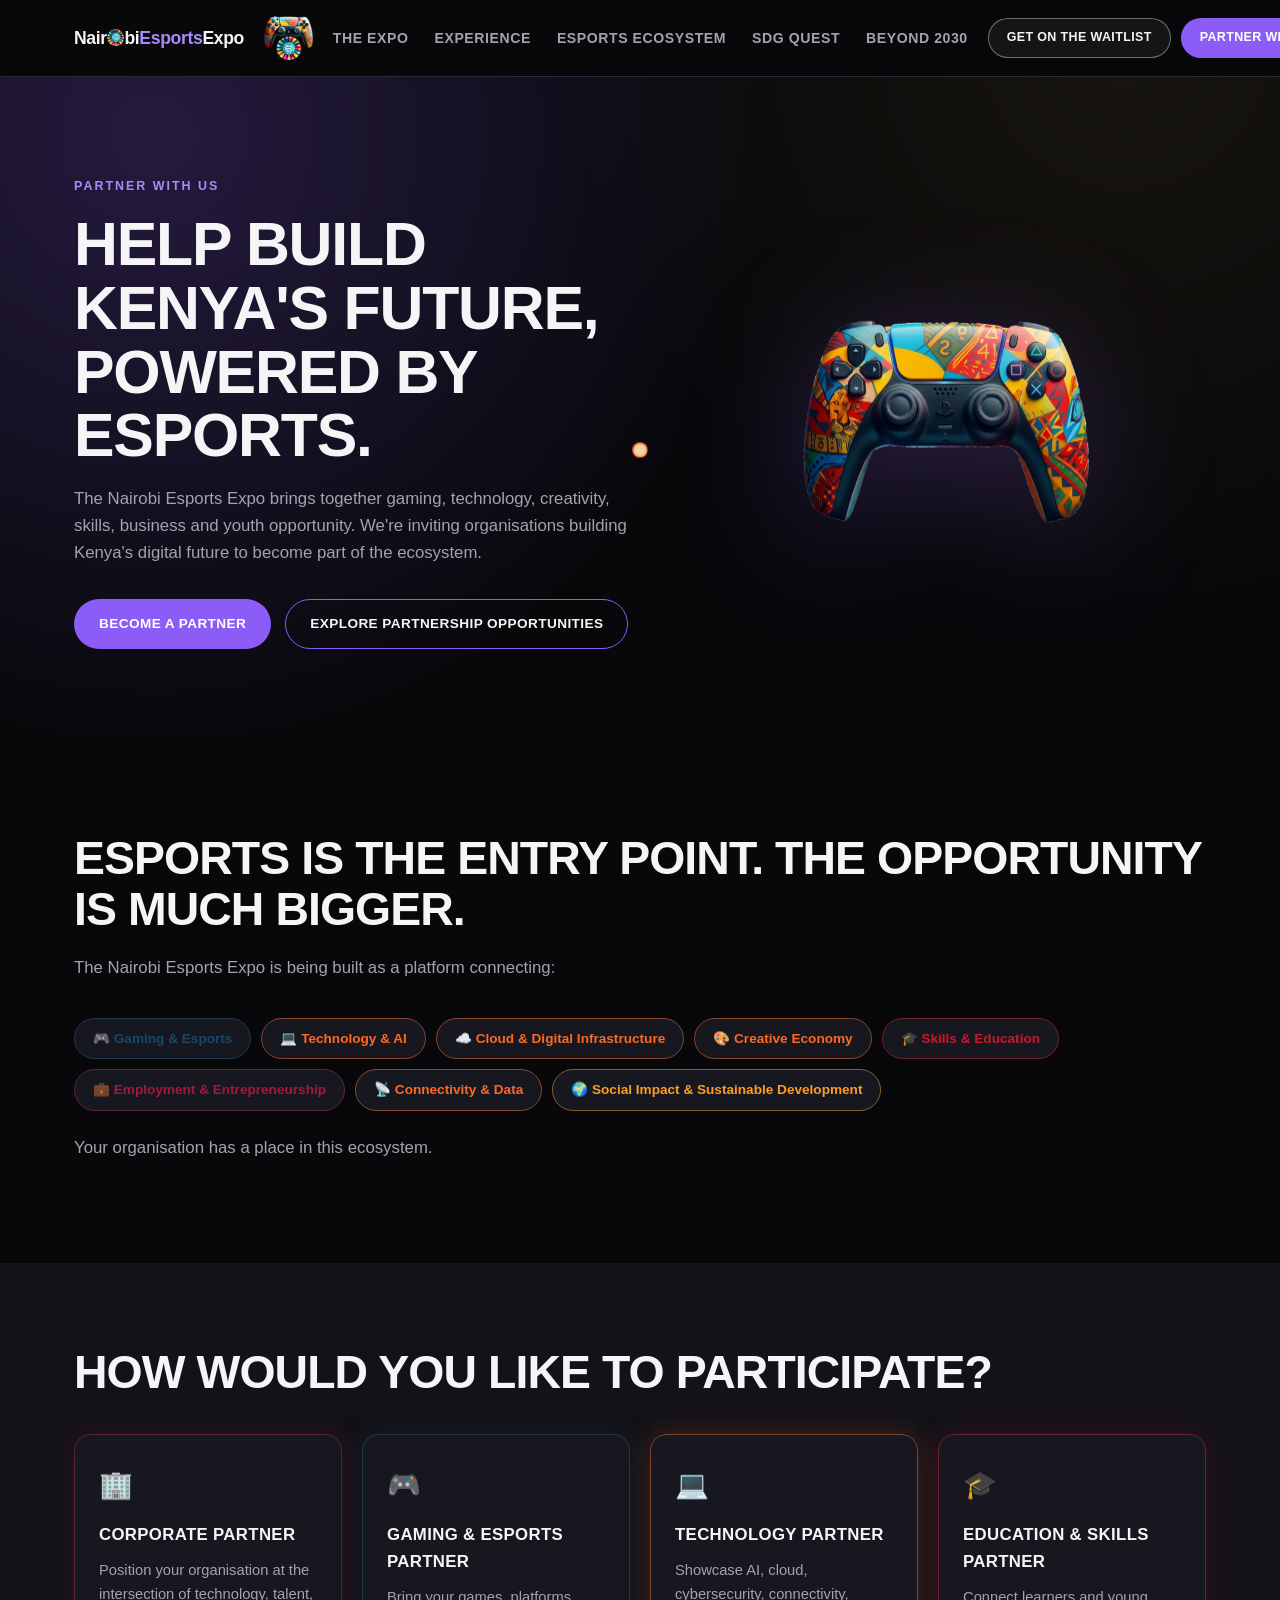
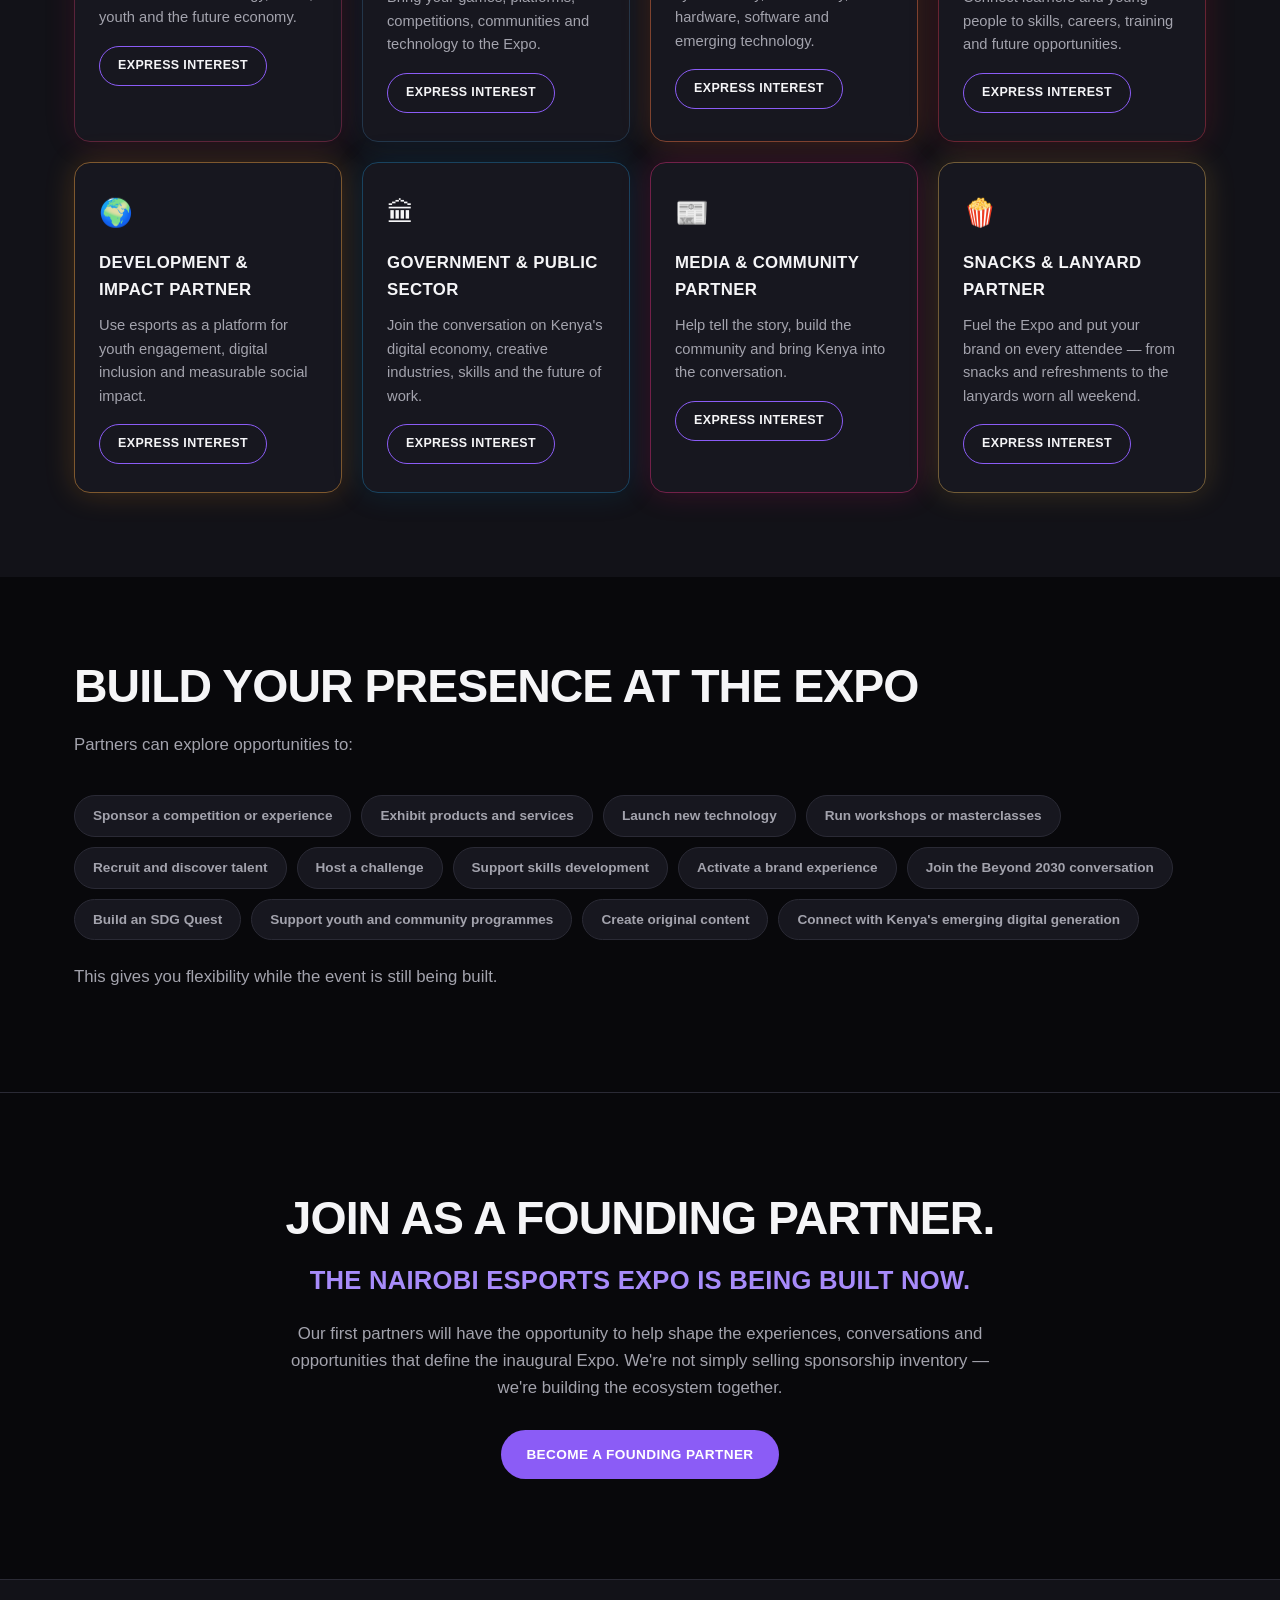
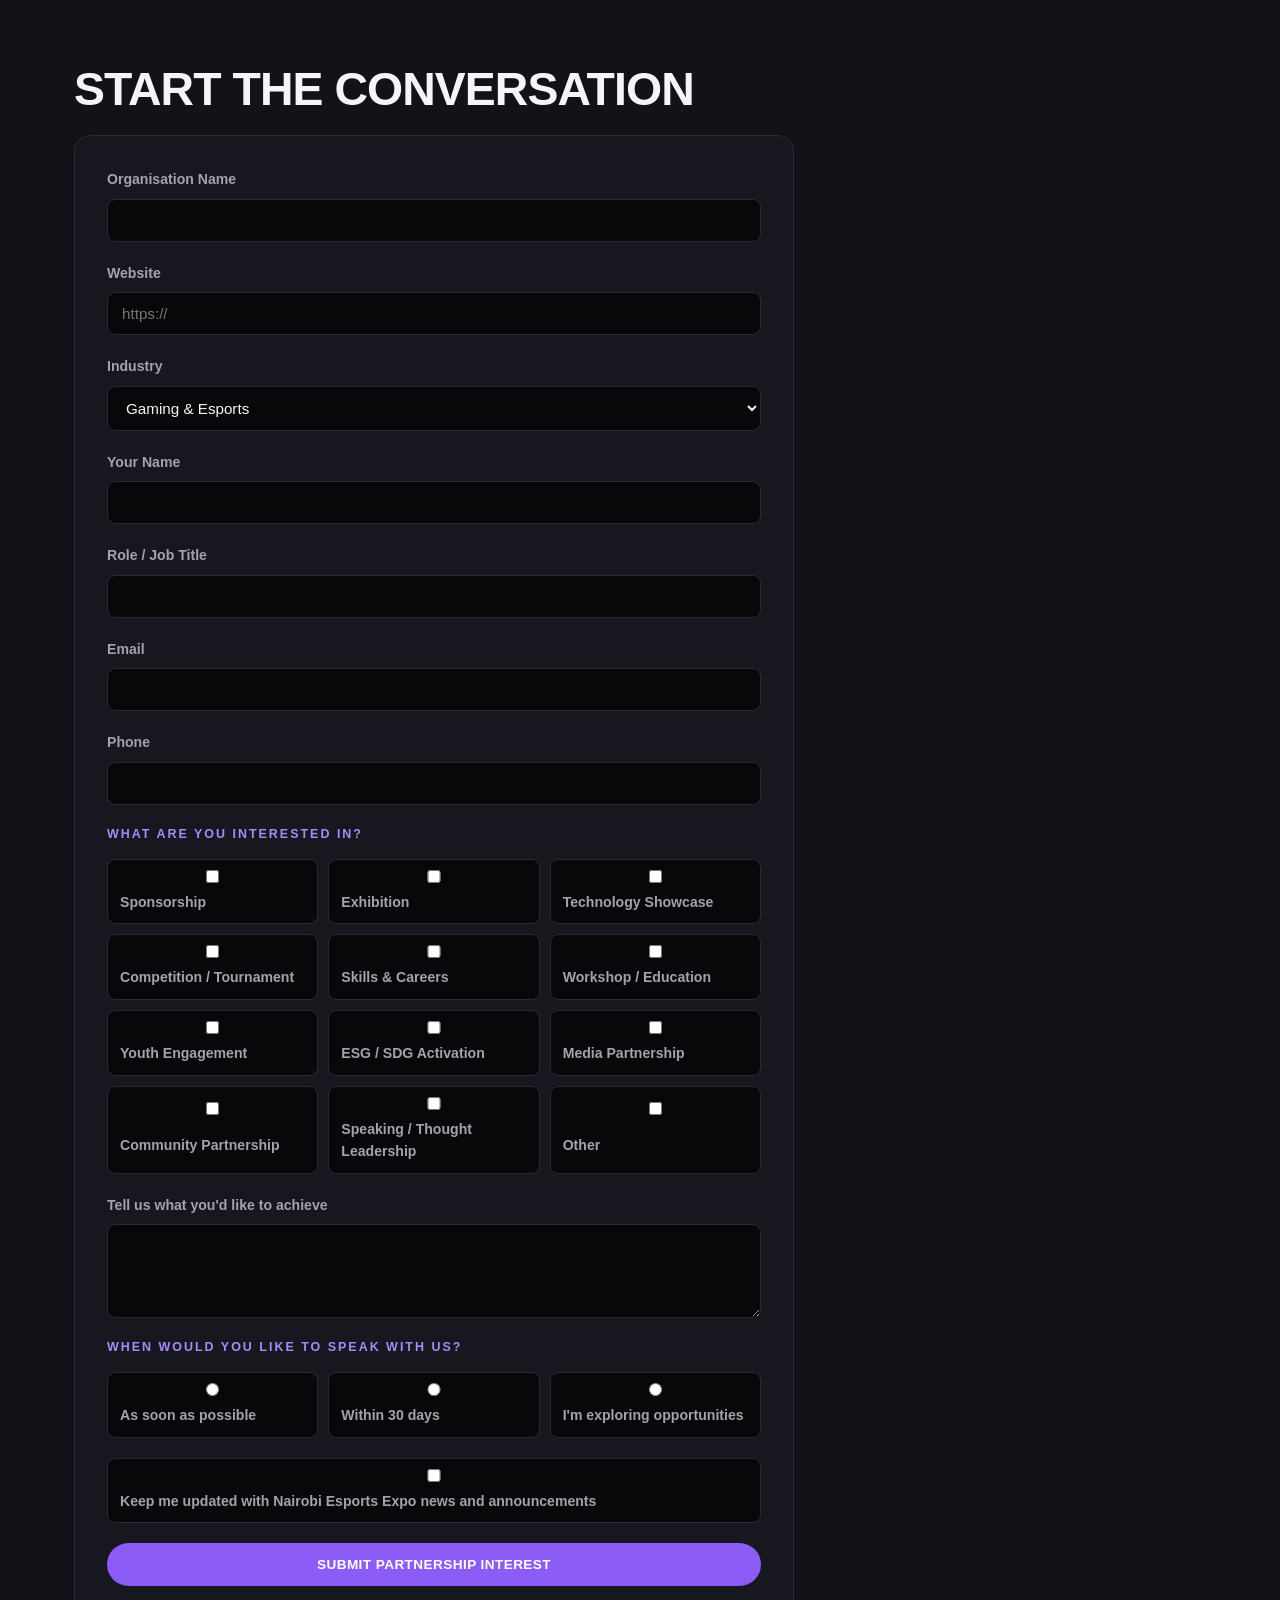
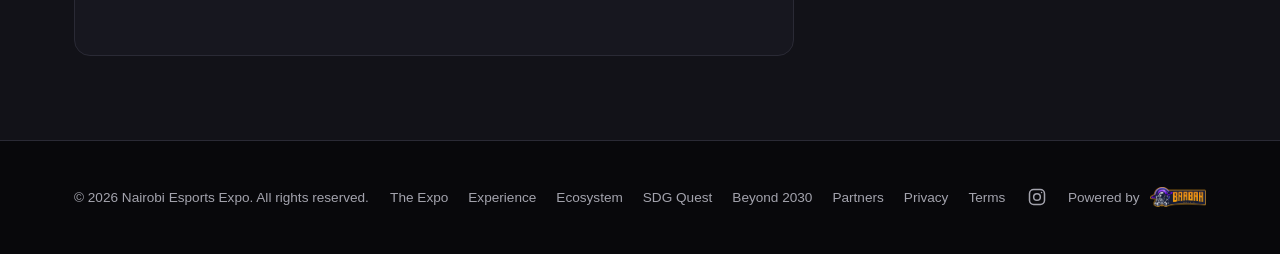
<file: partners.html>
<!DOCTYPE html>
<html lang="en">
<head>
<meta charset="UTF-8">
<!-- Google tag (gtag.js) -->
<script async src="https://www.googletagmanager.com/gtag/js?id=G-0RFB4N63XX"></script>
<script>
  window.dataLayer = window.dataLayer || [];
  function gtag(){dataLayer.push(arguments);}
  gtag('js', new Date());

  gtag('config', 'G-0RFB4N63XX');
</script>
<meta name="viewport" content="width=device-width, initial-scale=1.0">
<title>Partner With the Nairobi Esports Expo</title>
<meta name="description" content="Help build Kenya's future, powered by esports. Join the Nairobi Esports Expo as a founding partner and help shape the experiences, conversations and opportunities that define the inaugural Expo.">
<link rel="icon" type="image/png" sizes="32x32" href="favicon-32.png">
<link rel="icon" type="image/png" sizes="64x64" href="favicon-64.png">
<link rel="apple-touch-icon" href="favicon-64.png">
<link rel="stylesheet" href="styles.css?v=46">
</head>
<body>
<a href="#main" class="skip-link">Skip to content</a>

<header class="site-header">
  <div class="container nav-wrap">
    <a href="/" class="logo">Nair<img src="sdg-wheel.png" alt="o" class="logo-o">bi<span>Esports</span>Expo</a>
    <img src="sdg-logo.png" alt="Official Planeteer Club — SDG Games &amp; Esports" class="sdg-badge">
    <nav class="nav-links" aria-label="Primary">
      <a href="/the-expo">The Expo</a>
      <a href="/experience">Experience</a>
      <a href="/esports-ecosystem">Esports Ecosystem</a>
      <a href="/sdg-quest">SDG Quest</a>
      <a href="/beyond-2030">Beyond 2030</a>
    </nav>
    <div class="nav-ctas">
      <a href="/waitlist" class="btn btn-ghost btn-sm">Get on the Waitlist</a>
      <a href="/partners" class="btn btn-primary btn-sm" aria-current="page">Partner With Us</a>
    </div>
    <button class="nav-toggle" aria-label="Toggle menu" aria-expanded="false">
      <span></span><span></span><span></span>
    </button>
  </div>
</header>

<main id="main">

  <!-- HERO -->
  <section class="hero hero-with-visual">
    <div class="container hero-inner">
      <div class="hero-content reveal">
        <p class="eyebrow">Partner With Us</p>
        <h1>Help Build Kenya's Future, Powered by Esports.</h1>
        <p class="hero-body">The Nairobi Esports Expo brings together gaming, technology, creativity, skills, business and youth opportunity. We're inviting organisations building Kenya's digital future to become part of the ecosystem.</p>
        <div class="hero-actions">
          <a href="#partner-form" class="btn btn-primary">Become a Partner</a>
          <a href="#pathways" class="btn btn-secondary">Explore Partnership Opportunities</a>
        </div>
      </div>
      <div class="hero-visual reveal">
        <img src="hero-controller.png?v=2" alt="Custom Nairobi Esports Expo controller">
      </div>
    </div>
  </section>

  <!-- WHY PARTNER -->
  <section class="section reveal">
    <div class="container">
      <h2>Esports Is the Entry Point. The Opportunity Is Much Bigger.</h2>
      <p class="section-sub">The Nairobi Esports Expo is being built as a platform connecting:</p>
      <div class="pillar-list" style="grid-template-columns:1fr;">
        <div class="bubble-row">
          <span class="bubble" style="--sdg-color:#19486A;"><span class="bubble-inner">🎮 Gaming &amp; Esports</span></span>
          <span class="bubble" style="--sdg-color:#FD6925;"><span class="bubble-inner">💻 Technology &amp; AI</span></span>
          <span class="bubble" style="--sdg-color:#FD6925;"><span class="bubble-inner">☁️ Cloud &amp; Digital Infrastructure</span></span>
          <span class="bubble" style="--sdg-color:#FD6925;"><span class="bubble-inner">🎨 Creative Economy</span></span>
          <span class="bubble" style="--sdg-color:#C5192D;"><span class="bubble-inner">🎓 Skills &amp; Education</span></span>
          <span class="bubble" style="--sdg-color:#A21942;"><span class="bubble-inner">💼 Employment &amp; Entrepreneurship</span></span>
          <span class="bubble" style="--sdg-color:#FD6925;"><span class="bubble-inner">📡 Connectivity &amp; Data</span></span>
          <span class="bubble" style="--sdg-color:#FD9D24;"><span class="bubble-inner">🌍 Social Impact &amp; Sustainable Development</span></span>
        </div>
      </div>
      <p class="section-sub" style="margin-top:24px;">Your organisation has a place in this ecosystem.</p>
    </div>
  </section>

  <!-- PARTNERSHIP PATHWAYS -->
  <section id="pathways" class="section alt reveal">
    <div class="container">
      <h2>How Would You Like to Participate?</h2>
      <div class="card-grid cols-4">
        <div class="info-card" style="--sdg-color:#A21942;">
          <span class="card-icon">🏢</span>
          <h3>Corporate Partner</h3>
          <p>Position your organisation at the intersection of technology, talent, youth and the future economy.</p>
          <div style="margin-top:16px;">
            <a href="#partner-form" class="btn btn-secondary btn-sm">Express Interest</a>
          </div>
        </div>
        <div class="info-card" style="--sdg-color:#19486A;">
          <span class="card-icon">🎮</span>
          <h3>Gaming &amp; Esports Partner</h3>
          <p>Bring your games, platforms, competitions, communities and technology to the Expo.</p>
          <div style="margin-top:16px;">
            <a href="#partner-form" class="btn btn-secondary btn-sm">Express Interest</a>
          </div>
        </div>
        <div class="info-card" style="--sdg-color:#FD6925;">
          <span class="card-icon">💻</span>
          <h3>Technology Partner</h3>
          <p>Showcase AI, cloud, cybersecurity, connectivity, hardware, software and emerging technology.</p>
          <div style="margin-top:16px;">
            <a href="#partner-form" class="btn btn-secondary btn-sm">Express Interest</a>
          </div>
        </div>
        <div class="info-card" style="--sdg-color:#C5192D;">
          <span class="card-icon">🎓</span>
          <h3>Education &amp; Skills Partner</h3>
          <p>Connect learners and young people to skills, careers, training and future opportunities.</p>
          <div style="margin-top:16px;">
            <a href="#partner-form" class="btn btn-secondary btn-sm">Express Interest</a>
          </div>
        </div>
        <div class="info-card" style="--sdg-color:#FD9D24;">
          <span class="card-icon">🌍</span>
          <h3>Development &amp; Impact Partner</h3>
          <p>Use esports as a platform for youth engagement, digital inclusion and measurable social impact.</p>
          <div style="margin-top:16px;">
            <a href="#partner-form" class="btn btn-secondary btn-sm">Express Interest</a>
          </div>
        </div>
        <div class="info-card" style="--sdg-color:#00689D;">
          <span class="card-icon">🏛</span>
          <h3>Government &amp; Public Sector</h3>
          <p>Join the conversation on Kenya's digital economy, creative industries, skills and the future of work.</p>
          <div style="margin-top:16px;">
            <a href="#partner-form" class="btn btn-secondary btn-sm">Express Interest</a>
          </div>
        </div>
        <div class="info-card" style="--sdg-color:#DD1367;">
          <span class="card-icon">📰</span>
          <h3>Media &amp; Community Partner</h3>
          <p>Help tell the story, build the community and bring Kenya into the conversation.</p>
          <div style="margin-top:16px;">
            <a href="#partner-form" class="btn btn-secondary btn-sm">Express Interest</a>
          </div>
        </div>
        <div class="info-card" style="--sdg-color:#DDA63A;">
          <span class="card-icon">🍿</span>
          <h3>Snacks &amp; Lanyard Partner</h3>
          <p>Fuel the Expo and put your brand on every attendee — from snacks and refreshments to the lanyards worn all weekend.</p>
          <div style="margin-top:16px;">
            <a href="#partner-form" class="btn btn-secondary btn-sm">Express Interest</a>
          </div>
        </div>
      </div>
    </div>
  </section>

  <!-- WHAT PARTNERS CAN DO -->
  <section class="section reveal">
    <div class="container">
      <h2>Build Your Presence at the Expo</h2>
      <p class="section-sub">Partners can explore opportunities to:</p>
      <div class="pillar-list" style="grid-template-columns:1fr;">
        <div class="bubble-row">
          <span class="bubble"><span class="bubble-inner">Sponsor a competition or experience</span></span>
          <span class="bubble"><span class="bubble-inner">Exhibit products and services</span></span>
          <span class="bubble"><span class="bubble-inner">Launch new technology</span></span>
          <span class="bubble"><span class="bubble-inner">Run workshops or masterclasses</span></span>
          <span class="bubble"><span class="bubble-inner">Recruit and discover talent</span></span>
          <span class="bubble"><span class="bubble-inner">Host a challenge</span></span>
          <span class="bubble"><span class="bubble-inner">Support skills development</span></span>
          <span class="bubble"><span class="bubble-inner">Activate a brand experience</span></span>
          <span class="bubble"><span class="bubble-inner">Join the Beyond 2030 conversation</span></span>
          <span class="bubble"><span class="bubble-inner">Build an SDG Quest</span></span>
          <span class="bubble"><span class="bubble-inner">Support youth and community programmes</span></span>
          <span class="bubble"><span class="bubble-inner">Create original content</span></span>
          <span class="bubble"><span class="bubble-inner">Connect with Kenya's emerging digital generation</span></span>
        </div>
      </div>
      <p class="section-sub" style="margin-top:24px;">This gives you flexibility while the event is still being built.</p>
    </div>
  </section>

  <!-- FOUNDING PARTNER -->
  <section class="statement reveal">
    <div class="container">
      <h2>Join as a Founding Partner.</h2>
      <p class="statement-sub">The Nairobi Esports Expo Is Being Built Now.</p>
      <p class="section-sub" style="margin:20px auto 0;">Our first partners will have the opportunity to help shape the experiences, conversations and opportunities that define the inaugural Expo. We're not simply selling sponsorship inventory — we're building the ecosystem together.</p>
      <div style="margin-top:28px;">
        <a href="#partner-form" class="btn btn-primary">Become a Founding Partner</a>
      </div>
    </div>
  </section>

  <!-- FORM -->
  <section id="partner-form" class="section alt reveal">
    <div class="container">
      <h2>Start the Conversation</h2>
      <form
        class="form-card"
        data-endpoint="/api/partners"
        data-ga-event="partner_interest_submit"
        data-success="Thank you for your interest in partnering with the Nairobi Esports Expo. Our team will review your submission and be in touch to explore the right opportunity for your organisation."
        novalidate
      >
        <label>
          Organisation Name
          <input type="text" name="organisation" required autocomplete="organization">
        </label>
        <label>
          Website
          <input type="url" name="website" autocomplete="url" placeholder="https://">
        </label>
        <label>
          Industry
          <select name="industry">
            <option value="gaming_esports">Gaming &amp; Esports</option>
            <option value="technology">Technology</option>
            <option value="telecommunications">Telecommunications</option>
            <option value="banking_financial_services">Banking &amp; Financial Services</option>
            <option value="education">Education</option>
            <option value="government">Government</option>
            <option value="ngo_development">NGO / Development</option>
            <option value="creative_industry">Creative Industry</option>
            <option value="media">Media</option>
            <option value="retail_consumer_brand">Retail / Consumer Brand</option>
            <option value="other">Other</option>
          </select>
        </label>
        <label>
          Your Name
          <input type="text" name="name" required autocomplete="name">
        </label>
        <label>
          Role / Job Title
          <input type="text" name="job_title" autocomplete="organization-title">
        </label>
        <label>
          Email
          <input type="email" name="email" required autocomplete="email">
        </label>
        <label>
          Phone
          <input type="tel" name="phone" autocomplete="tel">
        </label>
        <div>
          <p class="eyebrow" style="margin-bottom:14px;">What Are You Interested In?</p>
          <div class="check-grid">
            <label class="check-item"><input type="checkbox" name="interests" value="sponsorship"> Sponsorship</label>
            <label class="check-item"><input type="checkbox" name="interests" value="exhibition"> Exhibition</label>
            <label class="check-item"><input type="checkbox" name="interests" value="technology_showcase"> Technology Showcase</label>
            <label class="check-item"><input type="checkbox" name="interests" value="competition_tournament"> Competition / Tournament</label>
            <label class="check-item"><input type="checkbox" name="interests" value="skills_careers"> Skills &amp; Careers</label>
            <label class="check-item"><input type="checkbox" name="interests" value="workshop_education"> Workshop / Education</label>
            <label class="check-item"><input type="checkbox" name="interests" value="youth_engagement"> Youth Engagement</label>
            <label class="check-item"><input type="checkbox" name="interests" value="esg_sdg_activation"> ESG / SDG Activation</label>
            <label class="check-item"><input type="checkbox" name="interests" value="media_partnership"> Media Partnership</label>
            <label class="check-item"><input type="checkbox" name="interests" value="community_partnership"> Community Partnership</label>
            <label class="check-item"><input type="checkbox" name="interests" value="speaking_thought_leadership"> Speaking / Thought Leadership</label>
            <label class="check-item"><input type="checkbox" name="interests" value="other"> Other</label>
          </div>
        </div>
        <label>
          Tell us what you'd like to achieve
          <textarea name="goal" rows="4"></textarea>
        </label>
        <div>
          <p class="eyebrow" style="margin-bottom:14px;">When Would You Like to Speak With Us?</p>
          <div class="radio-grid">
            <label class="check-item"><input type="radio" name="timeline" value="asap" required> As soon as possible</label>
            <label class="check-item"><input type="radio" name="timeline" value="within_30_days"> Within 30 days</label>
            <label class="check-item"><input type="radio" name="timeline" value="exploring"> I'm exploring opportunities</label>
          </div>
        </div>
        <label class="check-item">
          <input type="checkbox" name="marketing_consent" value="yes">
          Keep me updated with Nairobi Esports Expo news and announcements
        </label>
        <button type="submit" class="btn btn-primary">Submit Partnership Interest</button>
        <p class="form-status" role="status"></p>
      </form>
    </div>
  </section>

</main>

<footer class="site-footer">
  <div class="container footer-inner">
    <p>&copy; 2026 Nairobi Esports Expo. All rights reserved.</p>
    <nav class="footer-nav" aria-label="Footer">
      <a href="/the-expo">The Expo</a>
      <a href="/experience">Experience</a>
      <a href="/esports-ecosystem">Ecosystem</a>
      <a href="/sdg-quest">SDG Quest</a>
      <a href="/beyond-2030">Beyond 2030</a>
      <a href="/partners" aria-current="page">Partners</a>
      <a href="/privacy">Privacy</a>
      <a href="/terms">Terms</a>
    </nav>
    <div class="footer-social">
      <a href="https://www.instagram.com/nairobiesportsexpo/" target="_blank" rel="noopener" aria-label="Nairobi Esports Expo on Instagram">
        <svg viewBox="0 0 24 24" fill="none" stroke="currentColor" stroke-width="1.8" aria-hidden="true"><rect x="3" y="3" width="18" height="18" rx="5"/><circle cx="12" cy="12" r="4"/><circle cx="17.5" cy="6.5" r="0.9" fill="currentColor" stroke="none"/></svg>
      </a>
    </div>
    <div class="powered-by">
      <span>Powered by</span>
      <a href="https://www.barbahgames.gg" target="_blank" rel="noopener">
        <img src="barbah-logo.png" alt="BARBAH Games &amp; VR">
      </a>
    </div>
  </div>
</footer>

<div class="mobile-cta-bar">
  <a href="/waitlist" class="btn btn-ghost btn-sm">Waitlist</a>
  <a href="/partners" class="btn btn-primary btn-sm">Partner With Us</a>
</div>

<script src="script.js?v=18"></script>
</body>
</html>
</file>
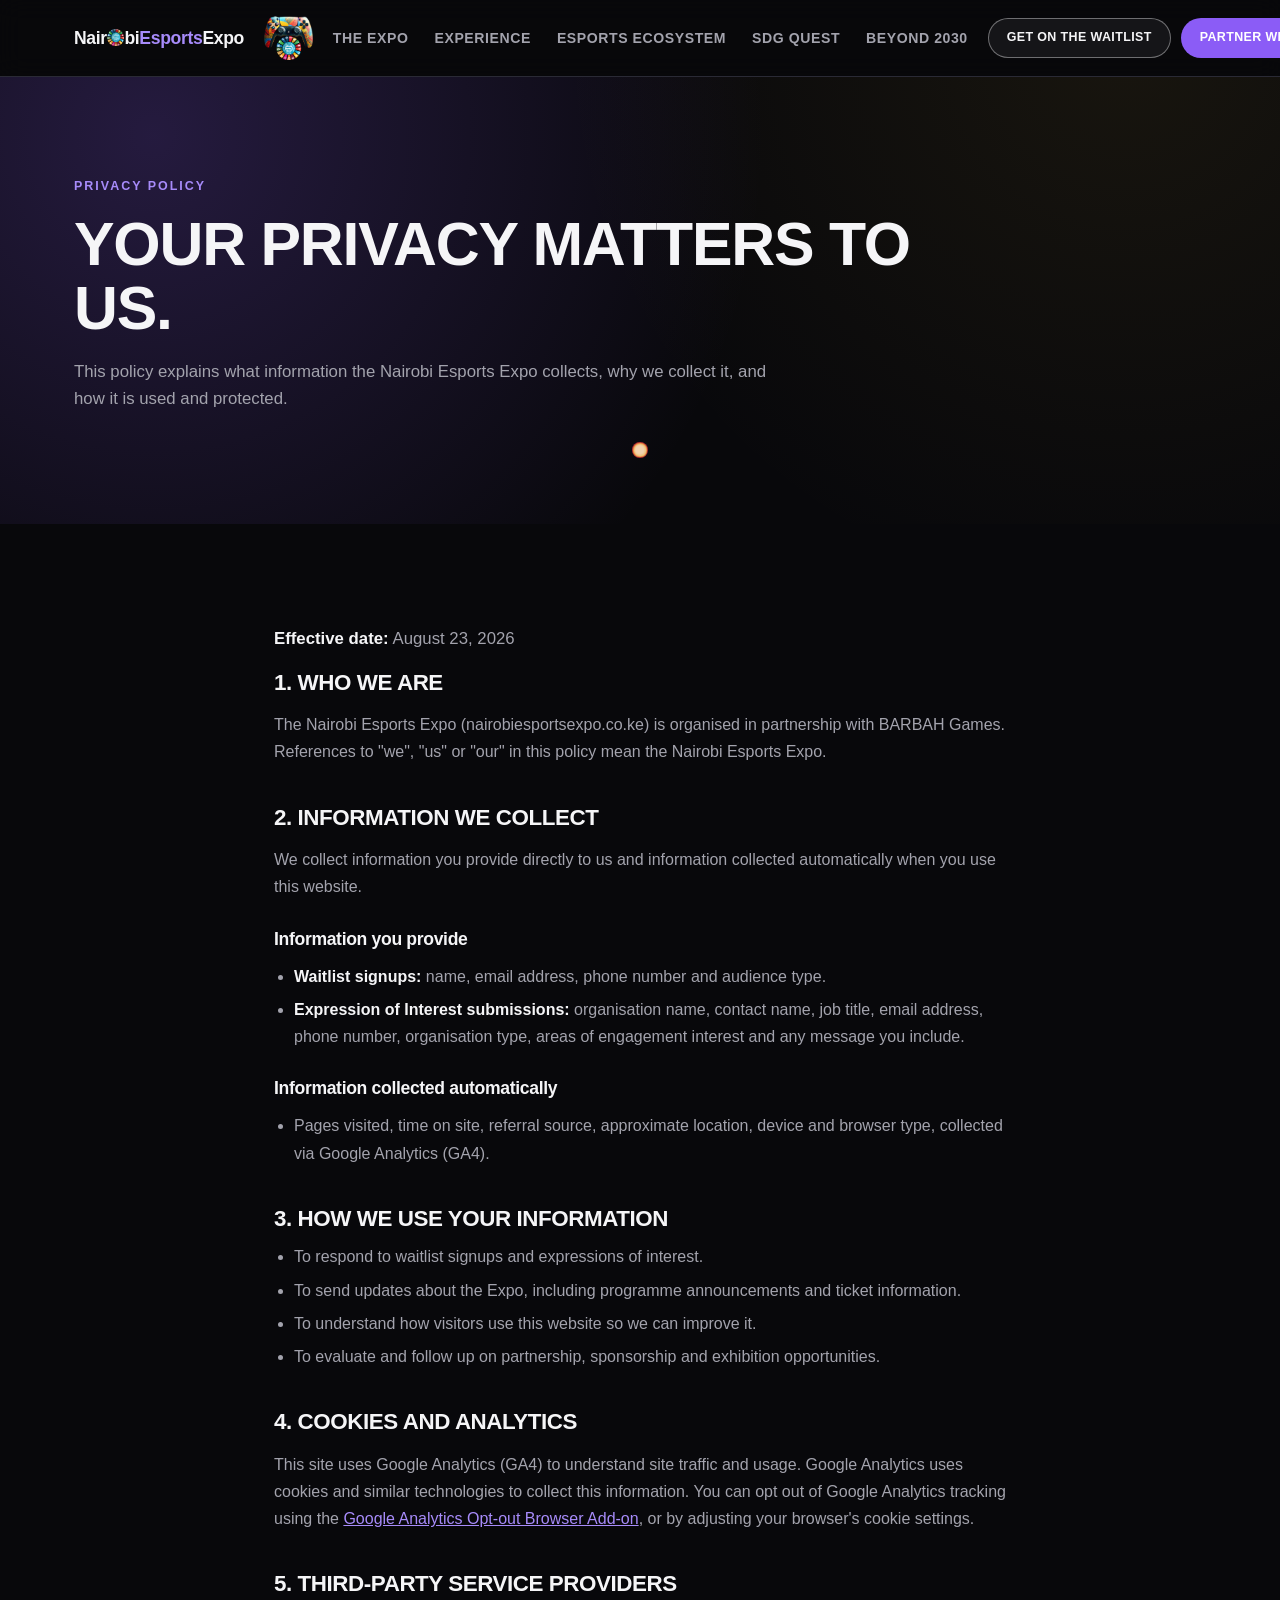
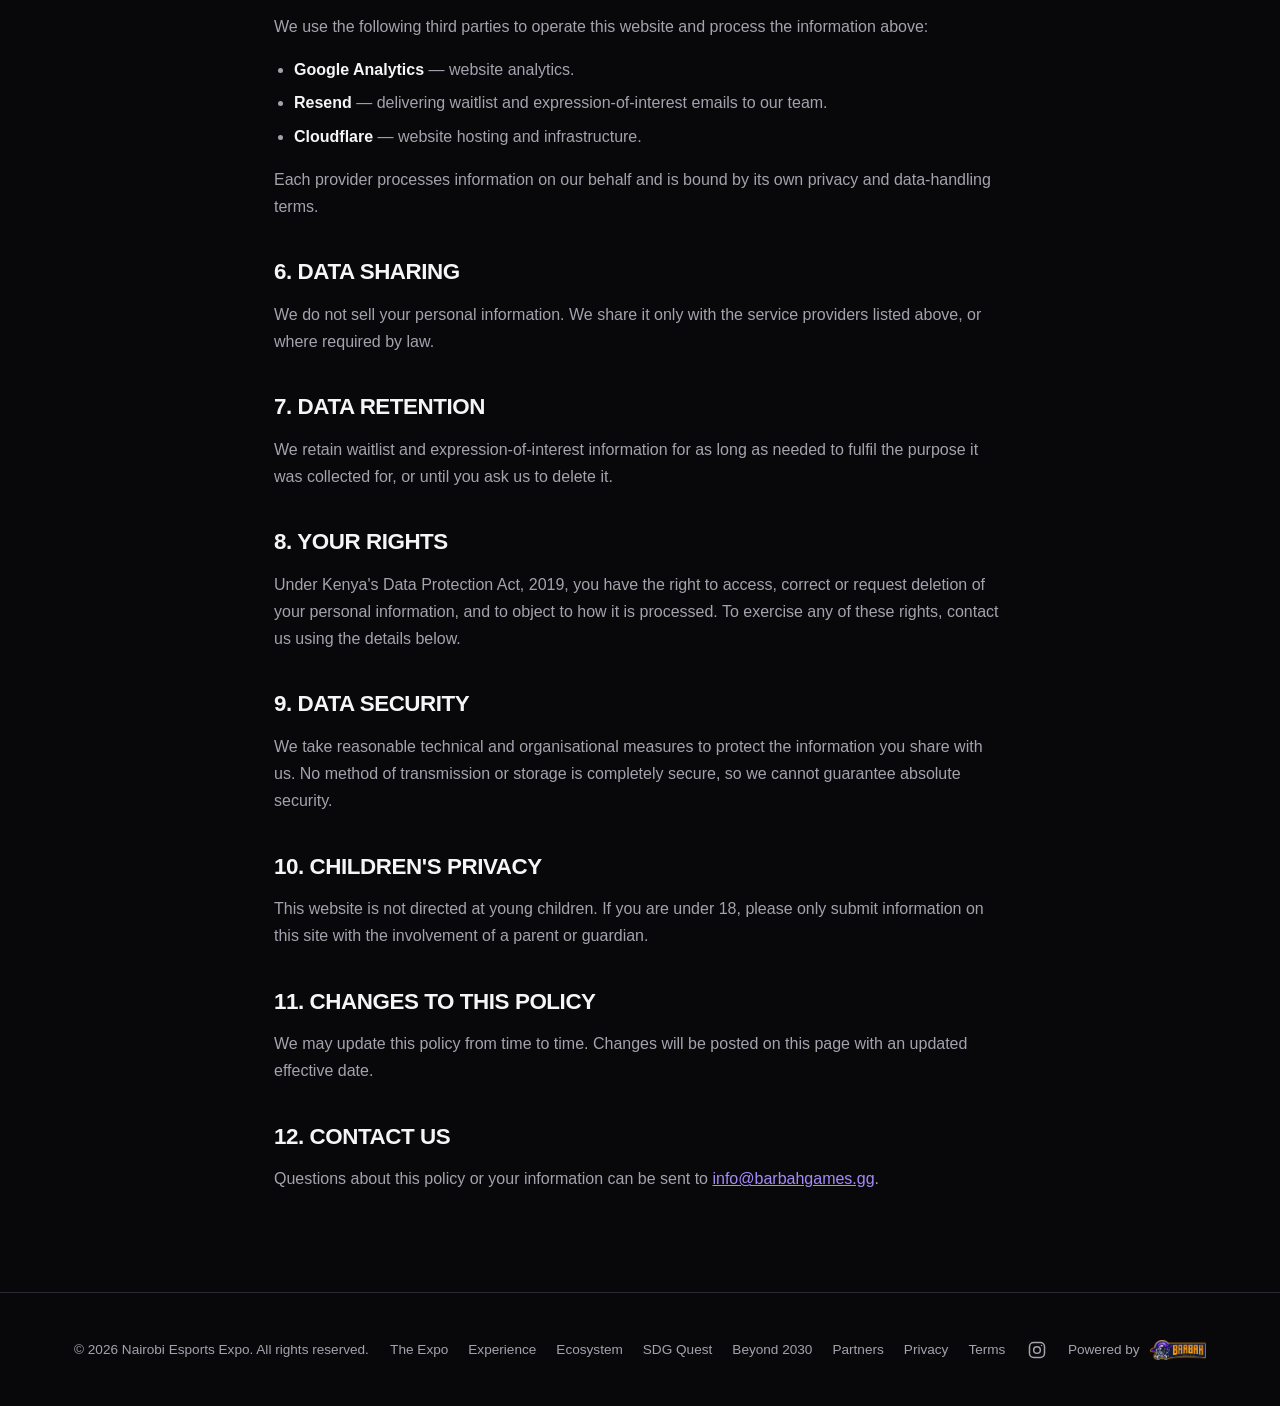
<file: privacy.html>
<!DOCTYPE html>
<html lang="en">
<head>
<meta charset="UTF-8">
<!-- Google tag (gtag.js) -->
<script async src="https://www.googletagmanager.com/gtag/js?id=G-0RFB4N63XX"></script>
<script>
  window.dataLayer = window.dataLayer || [];
  function gtag(){dataLayer.push(arguments);}
  gtag('js', new Date());

  gtag('config', 'G-0RFB4N63XX');
</script>
<meta name="viewport" content="width=device-width, initial-scale=1.0">
<title>Privacy Policy | Nairobi Esports Expo</title>
<meta name="description" content="How the Nairobi Esports Expo collects, uses and protects your information, including our use of Google Analytics and third-party service providers.">
<link rel="icon" type="image/png" sizes="32x32" href="favicon-32.png">
<link rel="icon" type="image/png" sizes="64x64" href="favicon-64.png">
<link rel="apple-touch-icon" href="favicon-64.png">
<link rel="stylesheet" href="styles.css?v=46">
</head>
<body>
<a href="#main" class="skip-link">Skip to content</a>

<header class="site-header">
  <div class="container nav-wrap">
    <a href="/" class="logo">Nair<img src="sdg-wheel.png" alt="o" class="logo-o">bi<span>Esports</span>Expo</a>
    <img src="sdg-logo.png" alt="Official Planeteer Club — SDG Games &amp; Esports" class="sdg-badge">
    <nav class="nav-links" aria-label="Primary">
      <a href="/the-expo">The Expo</a>
      <a href="/experience">Experience</a>
      <a href="/esports-ecosystem">Esports Ecosystem</a>
      <a href="/sdg-quest">SDG Quest</a>
      <a href="/beyond-2030">Beyond 2030</a>
    </nav>
    <div class="nav-ctas">
      <a href="/waitlist" class="btn btn-ghost btn-sm">Get on the Waitlist</a>
      <a href="/partners" class="btn btn-primary btn-sm">Partner With Us</a>
    </div>
    <button class="nav-toggle" aria-label="Toggle menu" aria-expanded="false">
      <span></span><span></span><span></span>
    </button>
  </div>
</header>

<main id="main">

  <section class="hero hero-simple">
    <div class="container">
      <div class="reveal">
        <p class="eyebrow">Privacy Policy</p>
        <h1>Your Privacy Matters to Us.</h1>
        <p class="hero-body">This policy explains what information the Nairobi Esports Expo collects, why we collect it, and how it is used and protected.</p>
      </div>
    </div>
  </section>

  <section class="section reveal">
    <div class="container legal-content">
      <p class="section-sub"><strong>Effective date:</strong> August 23, 2026</p>

      <h2>1. Who We Are</h2>
      <p>The Nairobi Esports Expo (nairobiesportsexpo.co.ke) is organised in partnership with BARBAH Games. References to "we", "us" or "our" in this policy mean the Nairobi Esports Expo.</p>

      <h2>2. Information We Collect</h2>
      <p>We collect information you provide directly to us and information collected automatically when you use this website.</p>
      <h3>Information you provide</h3>
      <ul>
        <li><strong>Waitlist signups:</strong> name, email address, phone number and audience type.</li>
        <li><strong>Expression of Interest submissions:</strong> organisation name, contact name, job title, email address, phone number, organisation type, areas of engagement interest and any message you include.</li>
      </ul>
      <h3>Information collected automatically</h3>
      <ul>
        <li>Pages visited, time on site, referral source, approximate location, device and browser type, collected via Google Analytics (GA4).</li>
      </ul>

      <h2>3. How We Use Your Information</h2>
      <ul>
        <li>To respond to waitlist signups and expressions of interest.</li>
        <li>To send updates about the Expo, including programme announcements and ticket information.</li>
        <li>To understand how visitors use this website so we can improve it.</li>
        <li>To evaluate and follow up on partnership, sponsorship and exhibition opportunities.</li>
      </ul>

      <h2>4. Cookies and Analytics</h2>
      <p>This site uses Google Analytics (GA4) to understand site traffic and usage. Google Analytics uses cookies and similar technologies to collect this information. You can opt out of Google Analytics tracking using the <a href="https://tools.google.com/dlpage/gaoptout" target="_blank" rel="noopener">Google Analytics Opt-out Browser Add-on</a>, or by adjusting your browser's cookie settings.</p>

      <h2>5. Third-Party Service Providers</h2>
      <p>We use the following third parties to operate this website and process the information above:</p>
      <ul>
        <li><strong>Google Analytics</strong> — website analytics.</li>
        <li><strong>Resend</strong> — delivering waitlist and expression-of-interest emails to our team.</li>
        <li><strong>Cloudflare</strong> — website hosting and infrastructure.</li>
      </ul>
      <p>Each provider processes information on our behalf and is bound by its own privacy and data-handling terms.</p>

      <h2>6. Data Sharing</h2>
      <p>We do not sell your personal information. We share it only with the service providers listed above, or where required by law.</p>

      <h2>7. Data Retention</h2>
      <p>We retain waitlist and expression-of-interest information for as long as needed to fulfil the purpose it was collected for, or until you ask us to delete it.</p>

      <h2>8. Your Rights</h2>
      <p>Under Kenya's Data Protection Act, 2019, you have the right to access, correct or request deletion of your personal information, and to object to how it is processed. To exercise any of these rights, contact us using the details below.</p>

      <h2>9. Data Security</h2>
      <p>We take reasonable technical and organisational measures to protect the information you share with us. No method of transmission or storage is completely secure, so we cannot guarantee absolute security.</p>

      <h2>10. Children's Privacy</h2>
      <p>This website is not directed at young children. If you are under 18, please only submit information on this site with the involvement of a parent or guardian.</p>

      <h2>11. Changes to This Policy</h2>
      <p>We may update this policy from time to time. Changes will be posted on this page with an updated effective date.</p>

      <h2>12. Contact Us</h2>
      <p>Questions about this policy or your information can be sent to <a href="mailto:info@barbahgames.gg">info@barbahgames.gg</a>.</p>
    </div>
  </section>

</main>

<footer class="site-footer">
  <div class="container footer-inner">
    <p>&copy; 2026 Nairobi Esports Expo. All rights reserved.</p>
    <nav class="footer-nav" aria-label="Footer">
      <a href="/the-expo">The Expo</a>
      <a href="/experience">Experience</a>
      <a href="/esports-ecosystem">Ecosystem</a>
      <a href="/sdg-quest">SDG Quest</a>
      <a href="/beyond-2030">Beyond 2030</a>
      <a href="/partners">Partners</a>
      <a href="/privacy" aria-current="page">Privacy</a>
      <a href="/terms">Terms</a>
    </nav>
    <div class="footer-social">
      <a href="https://www.instagram.com/nairobiesportsexpo/" target="_blank" rel="noopener" aria-label="Nairobi Esports Expo on Instagram">
        <svg viewBox="0 0 24 24" fill="none" stroke="currentColor" stroke-width="1.8" aria-hidden="true"><rect x="3" y="3" width="18" height="18" rx="5"/><circle cx="12" cy="12" r="4"/><circle cx="17.5" cy="6.5" r="0.9" fill="currentColor" stroke="none"/></svg>
      </a>
    </div>
    <div class="powered-by">
      <span>Powered by</span>
      <a href="https://www.barbahgames.gg" target="_blank" rel="noopener">
        <img src="barbah-logo.png" alt="BARBAH Games &amp; VR">
      </a>
    </div>
  </div>
</footer>

<div class="mobile-cta-bar">
  <a href="/waitlist" class="btn btn-ghost btn-sm">Waitlist</a>
  <a href="/partners" class="btn btn-primary btn-sm">Partner With Us</a>
</div>

<script src="script.js?v=18"></script>
</body>
</html>
</file>
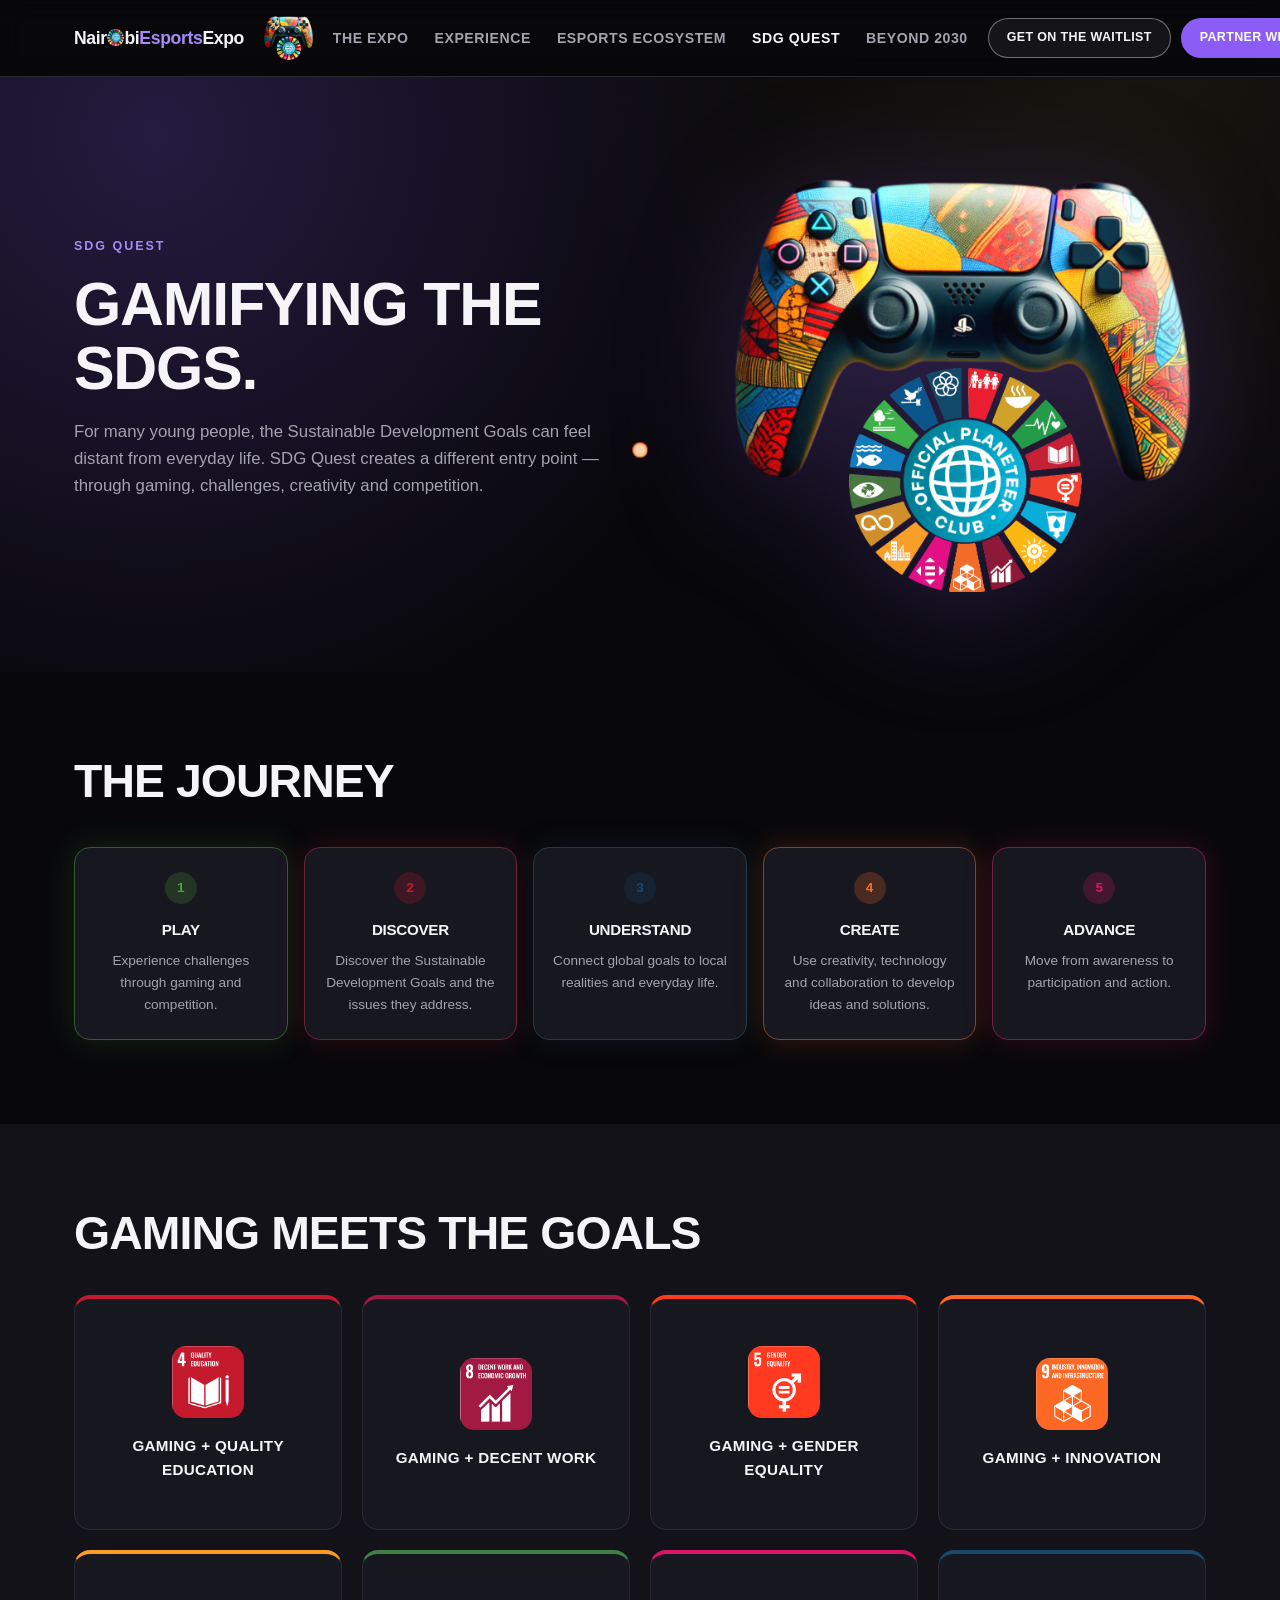
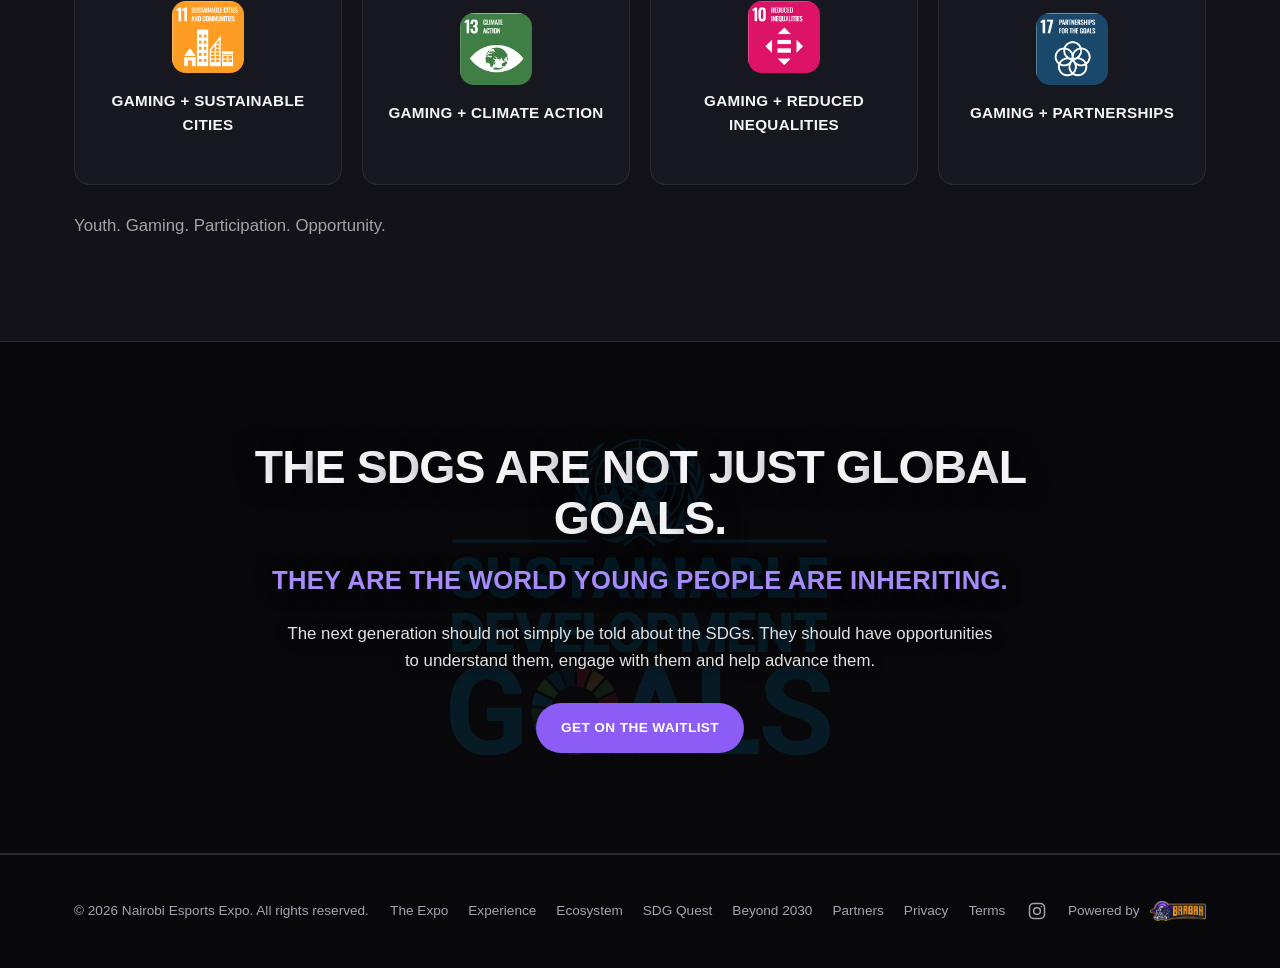
<file: sdg-quest.html>
<!DOCTYPE html>
<html lang="en">
<head>
<meta charset="UTF-8">
<!-- Google tag (gtag.js) -->
<script async src="https://www.googletagmanager.com/gtag/js?id=G-0RFB4N63XX"></script>
<script>
  window.dataLayer = window.dataLayer || [];
  function gtag(){dataLayer.push(arguments);}
  gtag('js', new Date());

  gtag('config', 'G-0RFB4N63XX');
</script>
<meta name="viewport" content="width=device-width, initial-scale=1.0">
<title>SDG Quest | Gaming, Youth &amp; the Sustainable Development Goals</title>
<meta name="description" content="Gamifying the SDGs. SDG Quest creates a different entry point into the Sustainable Development Goals — through gaming, challenges, creativity and competition.">
<link rel="icon" type="image/png" sizes="32x32" href="favicon-32.png">
<link rel="icon" type="image/png" sizes="64x64" href="favicon-64.png">
<link rel="apple-touch-icon" href="favicon-64.png">
<link rel="stylesheet" href="styles.css?v=46">
</head>
<body>
<a href="#main" class="skip-link">Skip to content</a>

<header class="site-header">
  <div class="container nav-wrap">
    <a href="/" class="logo">Nair<img src="sdg-wheel.png" alt="o" class="logo-o">bi<span>Esports</span>Expo</a>
    <img src="sdg-logo.png" alt="Official Planeteer Club — SDG Games &amp; Esports" class="sdg-badge">
    <nav class="nav-links" aria-label="Primary">
      <a href="/the-expo">The Expo</a>
      <a href="/experience">Experience</a>
      <a href="/esports-ecosystem">Esports Ecosystem</a>
      <a href="/sdg-quest" aria-current="page">SDG Quest</a>
      <a href="/beyond-2030">Beyond 2030</a>
    </nav>
    <div class="nav-ctas">
      <a href="/waitlist" class="btn btn-ghost btn-sm">Get on the Waitlist</a>
      <a href="/partners" class="btn btn-primary btn-sm">Partner With Us</a>
    </div>
    <button class="nav-toggle" aria-label="Toggle menu" aria-expanded="false">
      <span></span><span></span><span></span>
    </button>
  </div>
</header>

<main id="main">

  <section class="hero">
    <div class="container hero-inner">
      <div class="hero-content reveal">
        <p class="eyebrow">SDG Quest</p>
        <h1>Gamifying the SDGs.</h1>
        <p class="hero-body">For many young people, the Sustainable Development Goals can feel distant from everyday life. SDG Quest creates a different entry point — through gaming, challenges, creativity and competition.</p>
      </div>
      <div class="hero-visual reveal">
        <img src="sdg-logo.png" alt="Nairobi Esports Expo controller with the Official Planeteer Club SDG wheel">
      </div>
    </div>
  </section>

  <section class="section reveal">
    <div class="container">
      <h2>The Journey</h2>
      <div class="journey">
        <div class="journey-step" style="--sdg-color:#4C9F38;">
          <span class="step-num">1</span>
          <h3>Play</h3>
          <p>Experience challenges through gaming and competition.</p>
        </div>
        <div class="journey-step" style="--sdg-color:#C5192D;">
          <span class="step-num">2</span>
          <h3>Discover</h3>
          <p>Discover the Sustainable Development Goals and the issues they address.</p>
        </div>
        <div class="journey-step" style="--sdg-color:#19486A;">
          <span class="step-num">3</span>
          <h3>Understand</h3>
          <p>Connect global goals to local realities and everyday life.</p>
        </div>
        <div class="journey-step" style="--sdg-color:#FD6925;">
          <span class="step-num">4</span>
          <h3>Create</h3>
          <p>Use creativity, technology and collaboration to develop ideas and solutions.</p>
        </div>
        <div class="journey-step" style="--sdg-color:#DD1367;">
          <span class="step-num">5</span>
          <h3>Advance</h3>
          <p>Move from awareness to participation and action.</p>
        </div>
      </div>
    </div>
  </section>

  <section class="section alt reveal">
    <div class="container">
      <h2>Gaming Meets the Goals</h2>
      <div class="card-grid cols-4">
        <div class="info-card sdg-card flip-card reveal" style="--sdg-color:#C5192D;">
          <div class="flip-card-inner">
            <div class="flip-card-front">
              <img src="sdg-goal-4.png" alt="SDG 4: Quality Education" class="sdg-goal-icon">
              <h3>Gaming + Quality Education</h3>
            </div>
            <div class="flip-card-back">
              <p class="eyebrow">In Action</p>
              <p>Build digital learning solutions with KNLS, turning libraries into connected spaces for digital skills, gaming, AI and future-of-work learning.</p>
            </div>
          </div>
        </div>
        <div class="info-card sdg-card flip-card reveal" style="--sdg-color:#A21942;">
          <div class="flip-card-inner">
            <div class="flip-card-front">
              <img src="sdg-goal-8.png" alt="SDG 8: Decent Work and Economic Growth" class="sdg-goal-icon">
              <h3>Gaming + Decent Work</h3>
            </div>
            <div class="flip-card-back">
              <p class="eyebrow">In Action</p>
              <p>Unlock future roles for Kenya's youth and help make Nairobi the remote-work capital of the world through gaming, digital skills and global opportunity.</p>
            </div>
          </div>
        </div>
        <div class="info-card sdg-card flip-card reveal" style="--sdg-color:#FF3A21;">
          <div class="flip-card-inner">
            <div class="flip-card-front">
              <img src="sdg-goal-5.png" alt="SDG 5: Gender Equality" class="sdg-goal-icon">
              <h3>Gaming + Gender Equality</h3>
            </div>
            <div class="flip-card-back">
              <p class="eyebrow">In Action</p>
              <p>Put more women in the game — creating pathways for women and girls into esports, technology, AI, cyber, space and the digital economy.</p>
            </div>
          </div>
        </div>
        <div class="info-card sdg-card flip-card reveal" style="--sdg-color:#FD6925;">
          <div class="flip-card-inner">
            <div class="flip-card-front">
              <img src="sdg-goal-9.png" alt="SDG 9: Industry, Innovation and Infrastructure" class="sdg-goal-icon">
              <h3>Gaming + Innovation</h3>
            </div>
            <div class="flip-card-back">
              <p class="eyebrow">In Action</p>
              <p>Modernize urban planning using Unreal, drones, BIM and 3D visualization to design, simulate and build the infrastructure of tomorrow.</p>
            </div>
          </div>
        </div>
        <div class="info-card sdg-card flip-card reveal" style="--sdg-color:#FD9D24;">
          <div class="flip-card-inner">
            <div class="flip-card-front">
              <img src="sdg-goal-11.png" alt="SDG 11: Sustainable Cities and Communities" class="sdg-goal-icon">
              <h3>Gaming + Sustainable Cities</h3>
            </div>
            <div class="flip-card-back">
              <p class="eyebrow">In Action</p>
              <p>Turn Nairobi's mobility and infrastructure challenges into playable urban-development challenges using gamification, digital twins and simulation.</p>
            </div>
          </div>
        </div>
        <div class="info-card sdg-card flip-card reveal" style="--sdg-color:#3F7E44;">
          <div class="flip-card-inner">
            <div class="flip-card-front">
              <img src="sdg-goal-13.png" alt="SDG 13: Climate Action" class="sdg-goal-icon">
              <h3>Gaming + Climate Action</h3>
            </div>
            <div class="flip-card-back">
              <p class="eyebrow">In Action</p>
              <p>Gamify climate action using SDG challenges, drones and Unreal Engine to collect, visualize and respond to real environmental data.</p>
            </div>
          </div>
        </div>
        <div class="info-card sdg-card flip-card reveal" style="--sdg-color:#DD1367;">
          <div class="flip-card-inner">
            <div class="flip-card-front">
              <img src="sdg-goal-10.png" alt="SDG 10: Reduced Inequalities" class="sdg-goal-icon">
              <h3>Gaming + Reduced Inequalities</h3>
            </div>
            <div class="flip-card-back">
              <p class="eyebrow">In Action</p>
              <p>Use gaming engines and MetaHumans to challenge bias and design more accessible digital services that work for more people.</p>
            </div>
          </div>
        </div>
        <div class="info-card sdg-card flip-card reveal" style="--sdg-color:#19486A;">
          <div class="flip-card-inner">
            <div class="flip-card-front">
              <img src="sdg-goal-17.png" alt="SDG 17: Partnerships for the Goals" class="sdg-goal-icon">
              <h3>Gaming + Partnerships</h3>
            </div>
            <div class="flip-card-back">
              <p class="eyebrow">In Action</p>
              <p>Connect gaming, technology and diplomacy through partnerships aligned with the Foreign Service Academy — building solutions across borders and sectors.</p>
            </div>
          </div>
        </div>
      </div>
      <p class="section-sub" style="margin-top:28px;">Youth. Gaming. Participation. Opportunity.</p>
    </div>
  </section>

  <section class="statement statement-sdg reveal">
    <img src="sdg-wordmark.svg" alt="" class="statement-bg statement-bg-wordmark" aria-hidden="true">
    <div class="container">
      <h2>The SDGs Are Not Just Global Goals.</h2>
      <p class="statement-sub">They Are the World Young People Are Inheriting.</p>
      <p class="section-sub" style="margin:20px auto 0;">The next generation should not simply be told about the SDGs. They should have opportunities to understand them, engage with them and help advance them.</p>
      <div style="margin-top:28px;">
        <a href="/waitlist" class="btn btn-primary">Get on the Waitlist</a>
      </div>
    </div>
  </section>

</main>

<footer class="site-footer">
  <div class="container footer-inner">
    <p>&copy; 2026 Nairobi Esports Expo. All rights reserved.</p>
    <nav class="footer-nav" aria-label="Footer">
      <a href="/the-expo">The Expo</a>
      <a href="/experience">Experience</a>
      <a href="/esports-ecosystem">Ecosystem</a>
      <a href="/sdg-quest">SDG Quest</a>
      <a href="/beyond-2030">Beyond 2030</a>
      <a href="/partners">Partners</a>
      <a href="/privacy">Privacy</a>
      <a href="/terms">Terms</a>
    </nav>
    <div class="footer-social">
      <a href="https://www.instagram.com/nairobiesportsexpo/" target="_blank" rel="noopener" aria-label="Nairobi Esports Expo on Instagram">
        <svg viewBox="0 0 24 24" fill="none" stroke="currentColor" stroke-width="1.8" aria-hidden="true"><rect x="3" y="3" width="18" height="18" rx="5"/><circle cx="12" cy="12" r="4"/><circle cx="17.5" cy="6.5" r="0.9" fill="currentColor" stroke="none"/></svg>
      </a>
    </div>
    <div class="powered-by">
      <span>Powered by</span>
      <a href="https://www.barbahgames.gg" target="_blank" rel="noopener">
        <img src="barbah-logo.png" alt="BARBAH Games &amp; VR">
      </a>
    </div>
  </div>
</footer>

<div class="mobile-cta-bar">
  <a href="/waitlist" class="btn btn-ghost btn-sm">Waitlist</a>
  <a href="/partners" class="btn btn-primary btn-sm">Partner With Us</a>
</div>

<script src="script.js?v=18"></script>
</body>
</html>
</file>
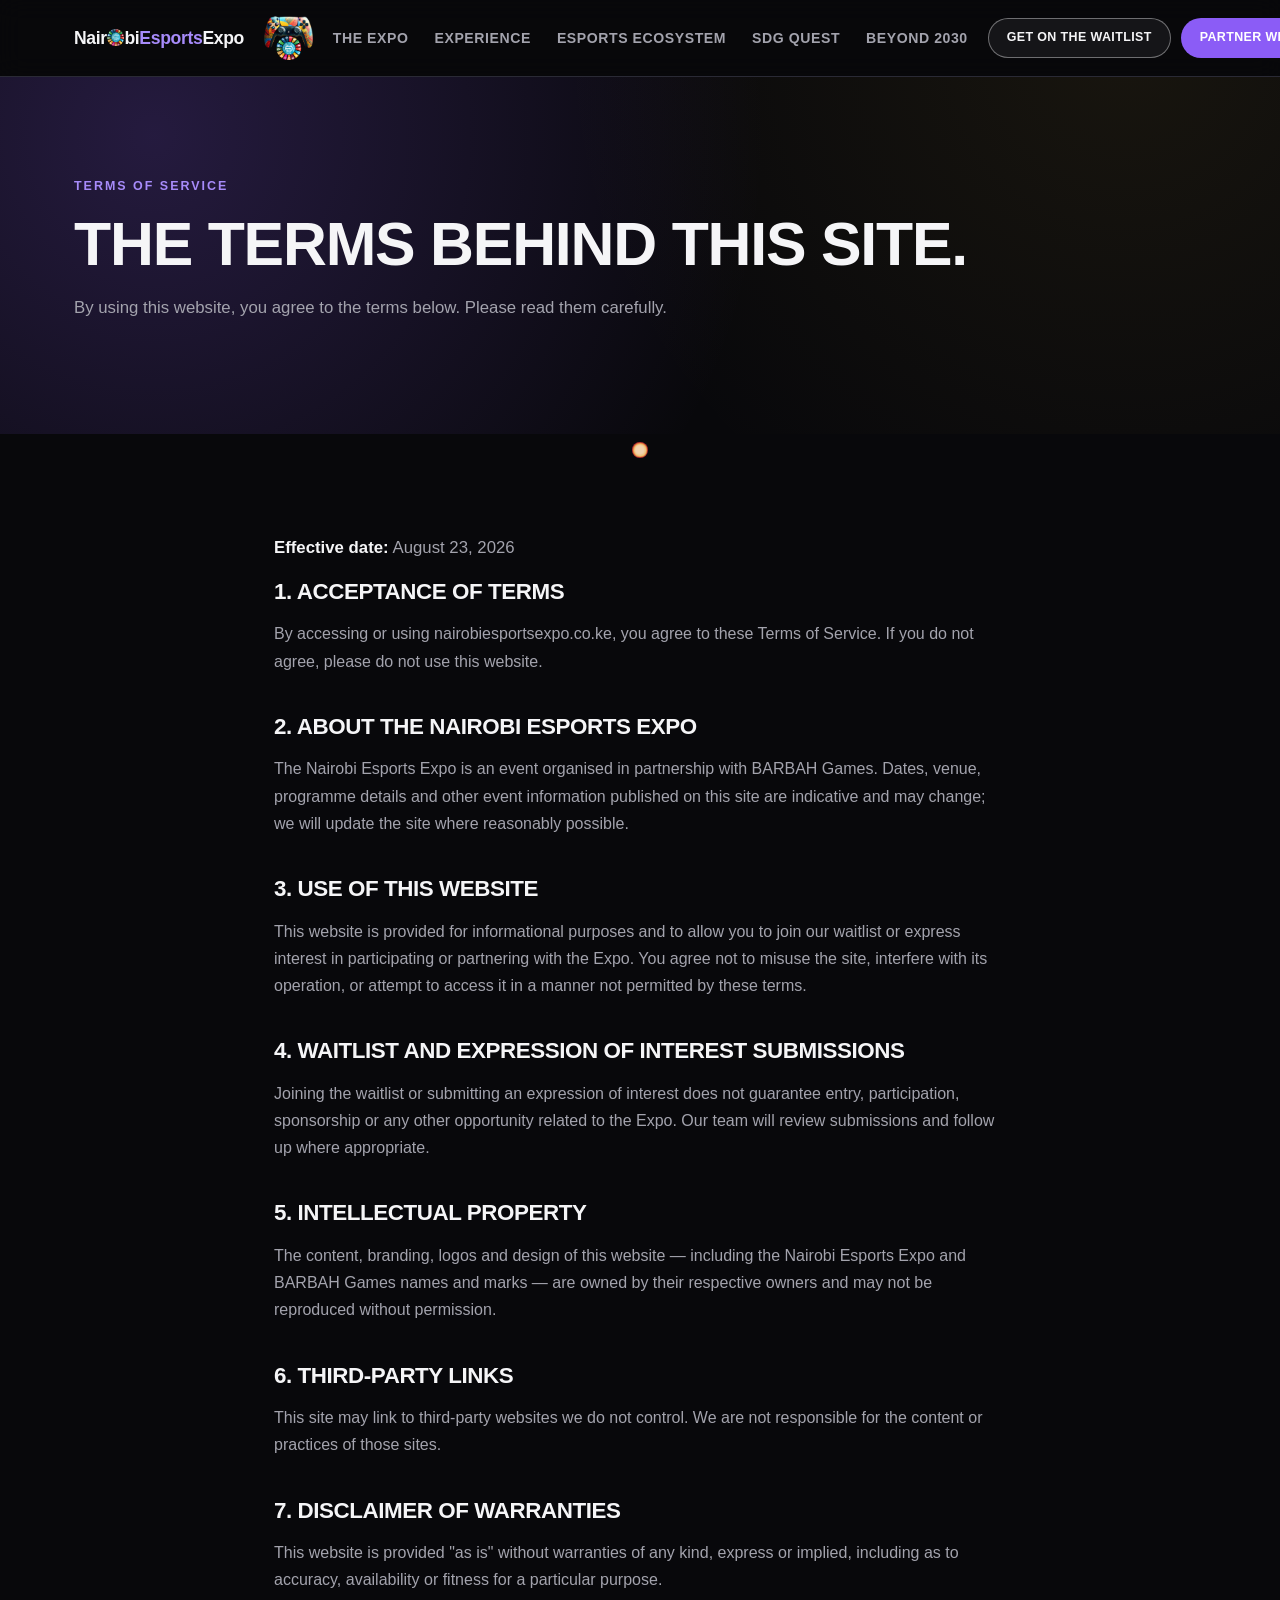
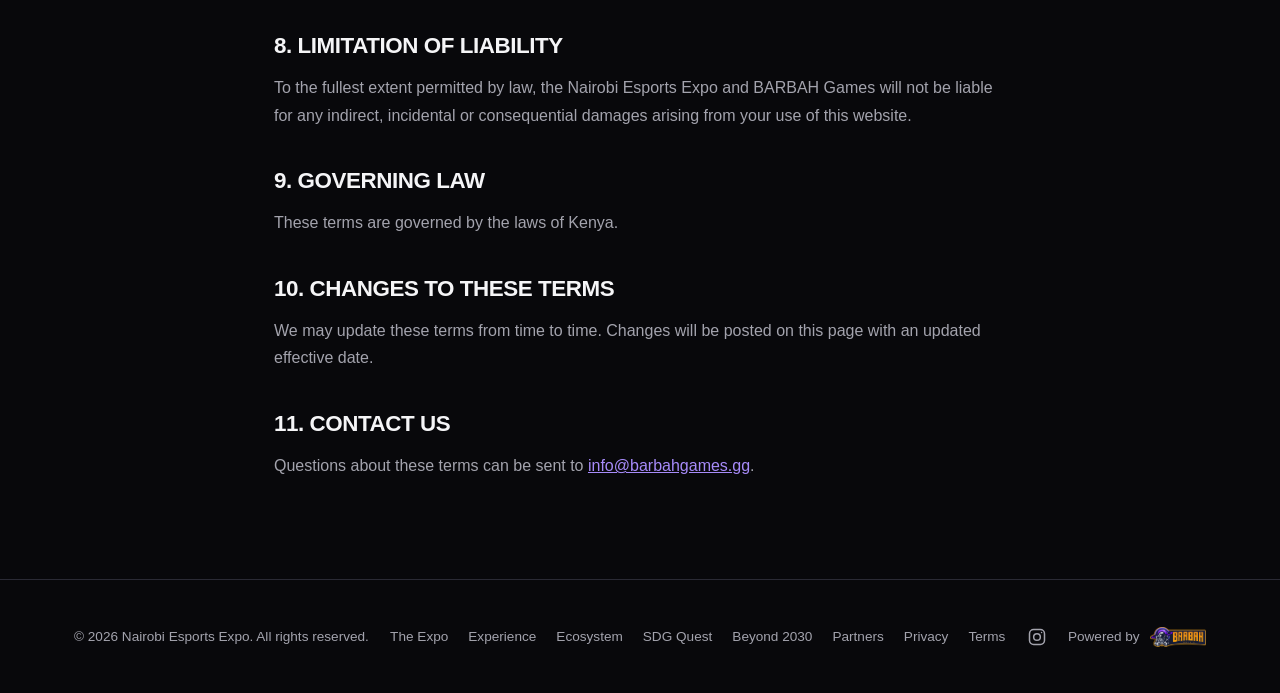
<file: terms.html>
<!DOCTYPE html>
<html lang="en">
<head>
<meta charset="UTF-8">
<!-- Google tag (gtag.js) -->
<script async src="https://www.googletagmanager.com/gtag/js?id=G-0RFB4N63XX"></script>
<script>
  window.dataLayer = window.dataLayer || [];
  function gtag(){dataLayer.push(arguments);}
  gtag('js', new Date());

  gtag('config', 'G-0RFB4N63XX');
</script>
<meta name="viewport" content="width=device-width, initial-scale=1.0">
<title>Terms of Service | Nairobi Esports Expo</title>
<meta name="description" content="The terms and conditions governing your use of the Nairobi Esports Expo website.">
<link rel="icon" type="image/png" sizes="32x32" href="favicon-32.png">
<link rel="icon" type="image/png" sizes="64x64" href="favicon-64.png">
<link rel="apple-touch-icon" href="favicon-64.png">
<link rel="stylesheet" href="styles.css?v=46">
</head>
<body>
<a href="#main" class="skip-link">Skip to content</a>

<header class="site-header">
  <div class="container nav-wrap">
    <a href="/" class="logo">Nair<img src="sdg-wheel.png" alt="o" class="logo-o">bi<span>Esports</span>Expo</a>
    <img src="sdg-logo.png" alt="Official Planeteer Club — SDG Games &amp; Esports" class="sdg-badge">
    <nav class="nav-links" aria-label="Primary">
      <a href="/the-expo">The Expo</a>
      <a href="/experience">Experience</a>
      <a href="/esports-ecosystem">Esports Ecosystem</a>
      <a href="/sdg-quest">SDG Quest</a>
      <a href="/beyond-2030">Beyond 2030</a>
    </nav>
    <div class="nav-ctas">
      <a href="/waitlist" class="btn btn-ghost btn-sm">Get on the Waitlist</a>
      <a href="/partners" class="btn btn-primary btn-sm">Partner With Us</a>
    </div>
    <button class="nav-toggle" aria-label="Toggle menu" aria-expanded="false">
      <span></span><span></span><span></span>
    </button>
  </div>
</header>

<main id="main">

  <section class="hero hero-simple">
    <div class="container">
      <div class="reveal">
        <p class="eyebrow">Terms of Service</p>
        <h1>The Terms Behind This Site.</h1>
        <p class="hero-body">By using this website, you agree to the terms below. Please read them carefully.</p>
      </div>
    </div>
  </section>

  <section class="section reveal">
    <div class="container legal-content">
      <p class="section-sub"><strong>Effective date:</strong> August 23, 2026</p>

      <h2>1. Acceptance of Terms</h2>
      <p>By accessing or using nairobiesportsexpo.co.ke, you agree to these Terms of Service. If you do not agree, please do not use this website.</p>

      <h2>2. About the Nairobi Esports Expo</h2>
      <p>The Nairobi Esports Expo is an event organised in partnership with BARBAH Games. Dates, venue, programme details and other event information published on this site are indicative and may change; we will update the site where reasonably possible.</p>

      <h2>3. Use of This Website</h2>
      <p>This website is provided for informational purposes and to allow you to join our waitlist or express interest in participating or partnering with the Expo. You agree not to misuse the site, interfere with its operation, or attempt to access it in a manner not permitted by these terms.</p>

      <h2>4. Waitlist and Expression of Interest Submissions</h2>
      <p>Joining the waitlist or submitting an expression of interest does not guarantee entry, participation, sponsorship or any other opportunity related to the Expo. Our team will review submissions and follow up where appropriate.</p>

      <h2>5. Intellectual Property</h2>
      <p>The content, branding, logos and design of this website — including the Nairobi Esports Expo and BARBAH Games names and marks — are owned by their respective owners and may not be reproduced without permission.</p>

      <h2>6. Third-Party Links</h2>
      <p>This site may link to third-party websites we do not control. We are not responsible for the content or practices of those sites.</p>

      <h2>7. Disclaimer of Warranties</h2>
      <p>This website is provided "as is" without warranties of any kind, express or implied, including as to accuracy, availability or fitness for a particular purpose.</p>

      <h2>8. Limitation of Liability</h2>
      <p>To the fullest extent permitted by law, the Nairobi Esports Expo and BARBAH Games will not be liable for any indirect, incidental or consequential damages arising from your use of this website.</p>

      <h2>9. Governing Law</h2>
      <p>These terms are governed by the laws of Kenya.</p>

      <h2>10. Changes to These Terms</h2>
      <p>We may update these terms from time to time. Changes will be posted on this page with an updated effective date.</p>

      <h2>11. Contact Us</h2>
      <p>Questions about these terms can be sent to <a href="mailto:info@barbahgames.gg">info@barbahgames.gg</a>.</p>
    </div>
  </section>

</main>

<footer class="site-footer">
  <div class="container footer-inner">
    <p>&copy; 2026 Nairobi Esports Expo. All rights reserved.</p>
    <nav class="footer-nav" aria-label="Footer">
      <a href="/the-expo">The Expo</a>
      <a href="/experience">Experience</a>
      <a href="/esports-ecosystem">Ecosystem</a>
      <a href="/sdg-quest">SDG Quest</a>
      <a href="/beyond-2030">Beyond 2030</a>
      <a href="/partners">Partners</a>
      <a href="/privacy">Privacy</a>
      <a href="/terms" aria-current="page">Terms</a>
    </nav>
    <div class="footer-social">
      <a href="https://www.instagram.com/nairobiesportsexpo/" target="_blank" rel="noopener" aria-label="Nairobi Esports Expo on Instagram">
        <svg viewBox="0 0 24 24" fill="none" stroke="currentColor" stroke-width="1.8" aria-hidden="true"><rect x="3" y="3" width="18" height="18" rx="5"/><circle cx="12" cy="12" r="4"/><circle cx="17.5" cy="6.5" r="0.9" fill="currentColor" stroke="none"/></svg>
      </a>
    </div>
    <div class="powered-by">
      <span>Powered by</span>
      <a href="https://www.barbahgames.gg" target="_blank" rel="noopener">
        <img src="barbah-logo.png" alt="BARBAH Games &amp; VR">
      </a>
    </div>
  </div>
</footer>

<div class="mobile-cta-bar">
  <a href="/waitlist" class="btn btn-ghost btn-sm">Waitlist</a>
  <a href="/partners" class="btn btn-primary btn-sm">Partner With Us</a>
</div>

<script src="script.js?v=18"></script>
</body>
</html>
</file>
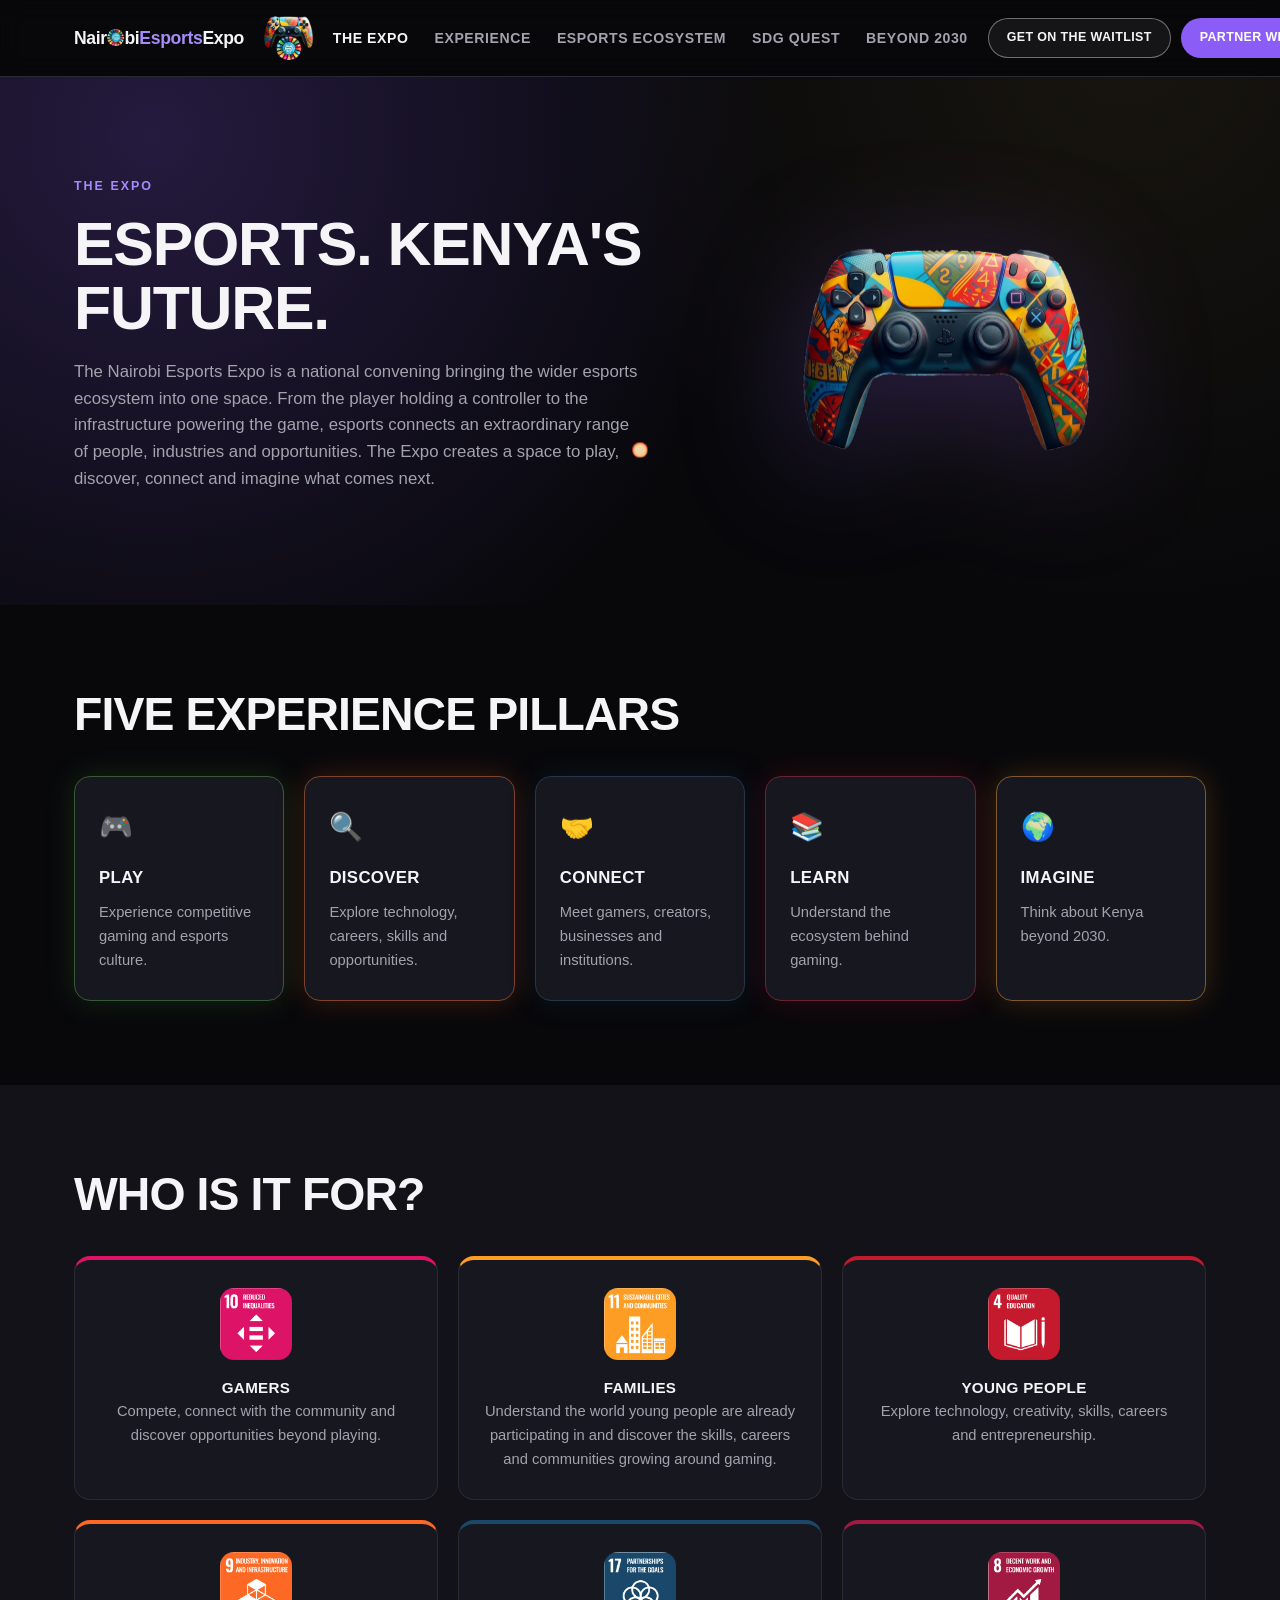
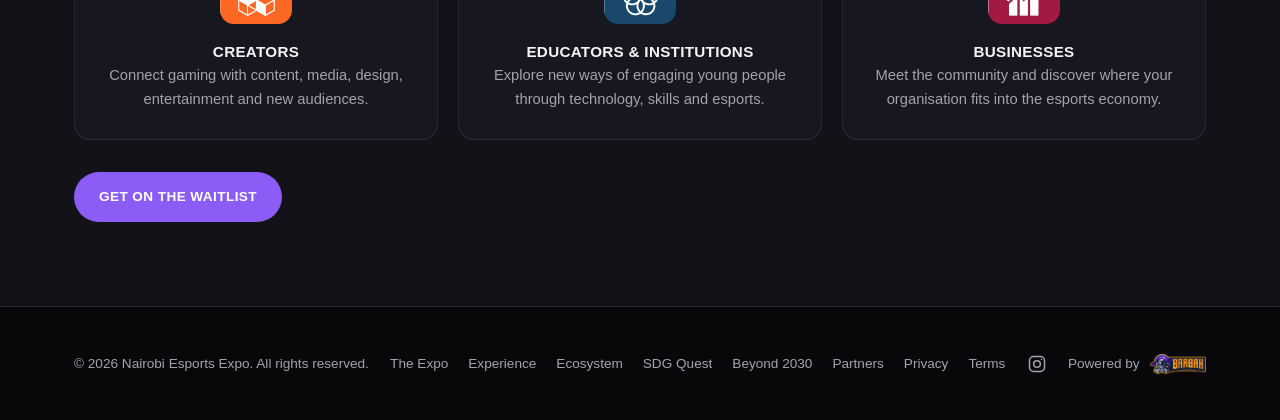
<file: the-expo.html>
<!DOCTYPE html>
<html lang="en">
<head>
<meta charset="UTF-8">
<!-- Google tag (gtag.js) -->
<script async src="https://www.googletagmanager.com/gtag/js?id=G-0RFB4N63XX"></script>
<script>
  window.dataLayer = window.dataLayer || [];
  function gtag(){dataLayer.push(arguments);}
  gtag('js', new Date());

  gtag('config', 'G-0RFB4N63XX');
</script>
<meta name="viewport" content="width=device-width, initial-scale=1.0">
<title>The Expo | Nairobi Esports Expo</title>
<meta name="description" content="The Nairobi Esports Expo is a national convening bringing the wider esports ecosystem into one space — a place to play, discover, connect and imagine what comes next.">
<link rel="icon" type="image/png" sizes="32x32" href="favicon-32.png">
<link rel="icon" type="image/png" sizes="64x64" href="favicon-64.png">
<link rel="apple-touch-icon" href="favicon-64.png">
<link rel="stylesheet" href="styles.css?v=46">
</head>
<body>
<a href="#main" class="skip-link">Skip to content</a>

<header class="site-header">
  <div class="container nav-wrap">
    <a href="/" class="logo">Nair<img src="sdg-wheel.png" alt="o" class="logo-o">bi<span>Esports</span>Expo</a>
    <img src="sdg-logo.png" alt="Official Planeteer Club — SDG Games &amp; Esports" class="sdg-badge">
    <nav class="nav-links" aria-label="Primary">
      <a href="/the-expo" aria-current="page">The Expo</a>
      <a href="/experience">Experience</a>
      <a href="/esports-ecosystem">Esports Ecosystem</a>
      <a href="/sdg-quest">SDG Quest</a>
      <a href="/beyond-2030">Beyond 2030</a>
    </nav>
    <div class="nav-ctas">
      <a href="/waitlist" class="btn btn-ghost btn-sm">Get on the Waitlist</a>
      <a href="/partners" class="btn btn-primary btn-sm">Partner With Us</a>
    </div>
    <button class="nav-toggle" aria-label="Toggle menu" aria-expanded="false">
      <span></span><span></span><span></span>
    </button>
  </div>
</header>

<main id="main">

  <section class="hero hero-simple hero-with-visual">
    <div class="container hero-inner">
      <div class="hero-content reveal">
        <p class="eyebrow">The Expo</p>
        <h1>Esports. Kenya's Future.</h1>
        <p class="hero-body">The Nairobi Esports Expo is a national convening bringing the wider esports ecosystem into one space. From the player holding a controller to the infrastructure powering the game, esports connects an extraordinary range of people, industries and opportunities. The Expo creates a space to play, discover, connect and imagine what comes next.</p>
      </div>
      <div class="hero-visual reveal">
        <img src="hero-controller.png?v=2" alt="Custom Nairobi Esports Expo controller">
      </div>
    </div>
  </section>

  <section class="section reveal">
    <div class="container">
      <h2>Five Experience Pillars</h2>
      <div class="card-grid cols-5">
        <div class="info-card" style="--sdg-color:#4C9F38;">
          <span class="card-icon">🎮</span>
          <h3>Play</h3>
          <p>Experience competitive gaming and esports culture.</p>
        </div>
        <div class="info-card" style="--sdg-color:#FD6925;">
          <span class="card-icon">🔍</span>
          <h3>Discover</h3>
          <p>Explore technology, careers, skills and opportunities.</p>
        </div>
        <div class="info-card" style="--sdg-color:#19486A;">
          <span class="card-icon">🤝</span>
          <h3>Connect</h3>
          <p>Meet gamers, creators, businesses and institutions.</p>
        </div>
        <div class="info-card" style="--sdg-color:#C5192D;">
          <span class="card-icon">📚</span>
          <h3>Learn</h3>
          <p>Understand the ecosystem behind gaming.</p>
        </div>
        <div class="info-card" style="--sdg-color:#FD9D24;">
          <span class="card-icon">🌍</span>
          <h3>Imagine</h3>
          <p>Think about Kenya beyond 2030.</p>
        </div>
      </div>
    </div>
  </section>

  <section class="section alt reveal">
    <div class="container">
      <h2>Who Is It For?</h2>
      <div class="card-grid cols-6">
        <div class="info-card sdg-card" style="--sdg-color:#DD1367;">
          <img src="sdg-goal-10.png" alt="SDG 10: Reduced Inequalities" class="sdg-goal-icon">
          <h3>Gamers</h3>
          <p>Compete, connect with the community and discover opportunities beyond playing.</p>
        </div>
        <div class="info-card sdg-card" style="--sdg-color:#FD9D24;">
          <img src="sdg-goal-11.png" alt="SDG 11: Sustainable Cities and Communities" class="sdg-goal-icon">
          <h3>Families</h3>
          <p>Understand the world young people are already participating in and discover the skills, careers and communities growing around gaming.</p>
        </div>
        <div class="info-card sdg-card" style="--sdg-color:#C5192D;">
          <img src="sdg-goal-4.png" alt="SDG 4: Quality Education" class="sdg-goal-icon">
          <h3>Young People</h3>
          <p>Explore technology, creativity, skills, careers and entrepreneurship.</p>
        </div>
        <div class="info-card sdg-card" style="--sdg-color:#FD6925;">
          <img src="sdg-goal-9.png" alt="SDG 9: Industry, Innovation and Infrastructure" class="sdg-goal-icon">
          <h3>Creators</h3>
          <p>Connect gaming with content, media, design, entertainment and new audiences.</p>
        </div>
        <div class="info-card sdg-card" style="--sdg-color:#19486A;">
          <img src="sdg-goal-17.png" alt="SDG 17: Partnerships for the Goals" class="sdg-goal-icon">
          <h3>Educators &amp; Institutions</h3>
          <p>Explore new ways of engaging young people through technology, skills and esports.</p>
        </div>
        <div class="info-card sdg-card" style="--sdg-color:#A21942;">
          <img src="sdg-goal-8.png" alt="SDG 8: Decent Work and Economic Growth" class="sdg-goal-icon">
          <h3>Businesses</h3>
          <p>Meet the community and discover where your organisation fits into the esports economy.</p>
        </div>
      </div>
      <div style="margin-top:32px;">
        <a href="/waitlist" class="btn btn-primary">Get on the Waitlist</a>
      </div>
    </div>
  </section>

</main>

<footer class="site-footer">
  <div class="container footer-inner">
    <p>&copy; 2026 Nairobi Esports Expo. All rights reserved.</p>
    <nav class="footer-nav" aria-label="Footer">
      <a href="/the-expo">The Expo</a>
      <a href="/experience">Experience</a>
      <a href="/esports-ecosystem">Ecosystem</a>
      <a href="/sdg-quest">SDG Quest</a>
      <a href="/beyond-2030">Beyond 2030</a>
      <a href="/partners">Partners</a>
      <a href="/privacy">Privacy</a>
      <a href="/terms">Terms</a>
    </nav>
    <div class="footer-social">
      <a href="https://www.instagram.com/nairobiesportsexpo/" target="_blank" rel="noopener" aria-label="Nairobi Esports Expo on Instagram">
        <svg viewBox="0 0 24 24" fill="none" stroke="currentColor" stroke-width="1.8" aria-hidden="true"><rect x="3" y="3" width="18" height="18" rx="5"/><circle cx="12" cy="12" r="4"/><circle cx="17.5" cy="6.5" r="0.9" fill="currentColor" stroke="none"/></svg>
      </a>
    </div>
    <div class="powered-by">
      <span>Powered by</span>
      <a href="https://www.barbahgames.gg" target="_blank" rel="noopener">
        <img src="barbah-logo.png" alt="BARBAH Games &amp; VR">
      </a>
    </div>
  </div>
</footer>

<div class="mobile-cta-bar">
  <a href="/waitlist" class="btn btn-ghost btn-sm">Waitlist</a>
  <a href="/partners" class="btn btn-primary btn-sm">Partner With Us</a>
</div>

<script src="script.js?v=18"></script>
</body>
</html>
</file>
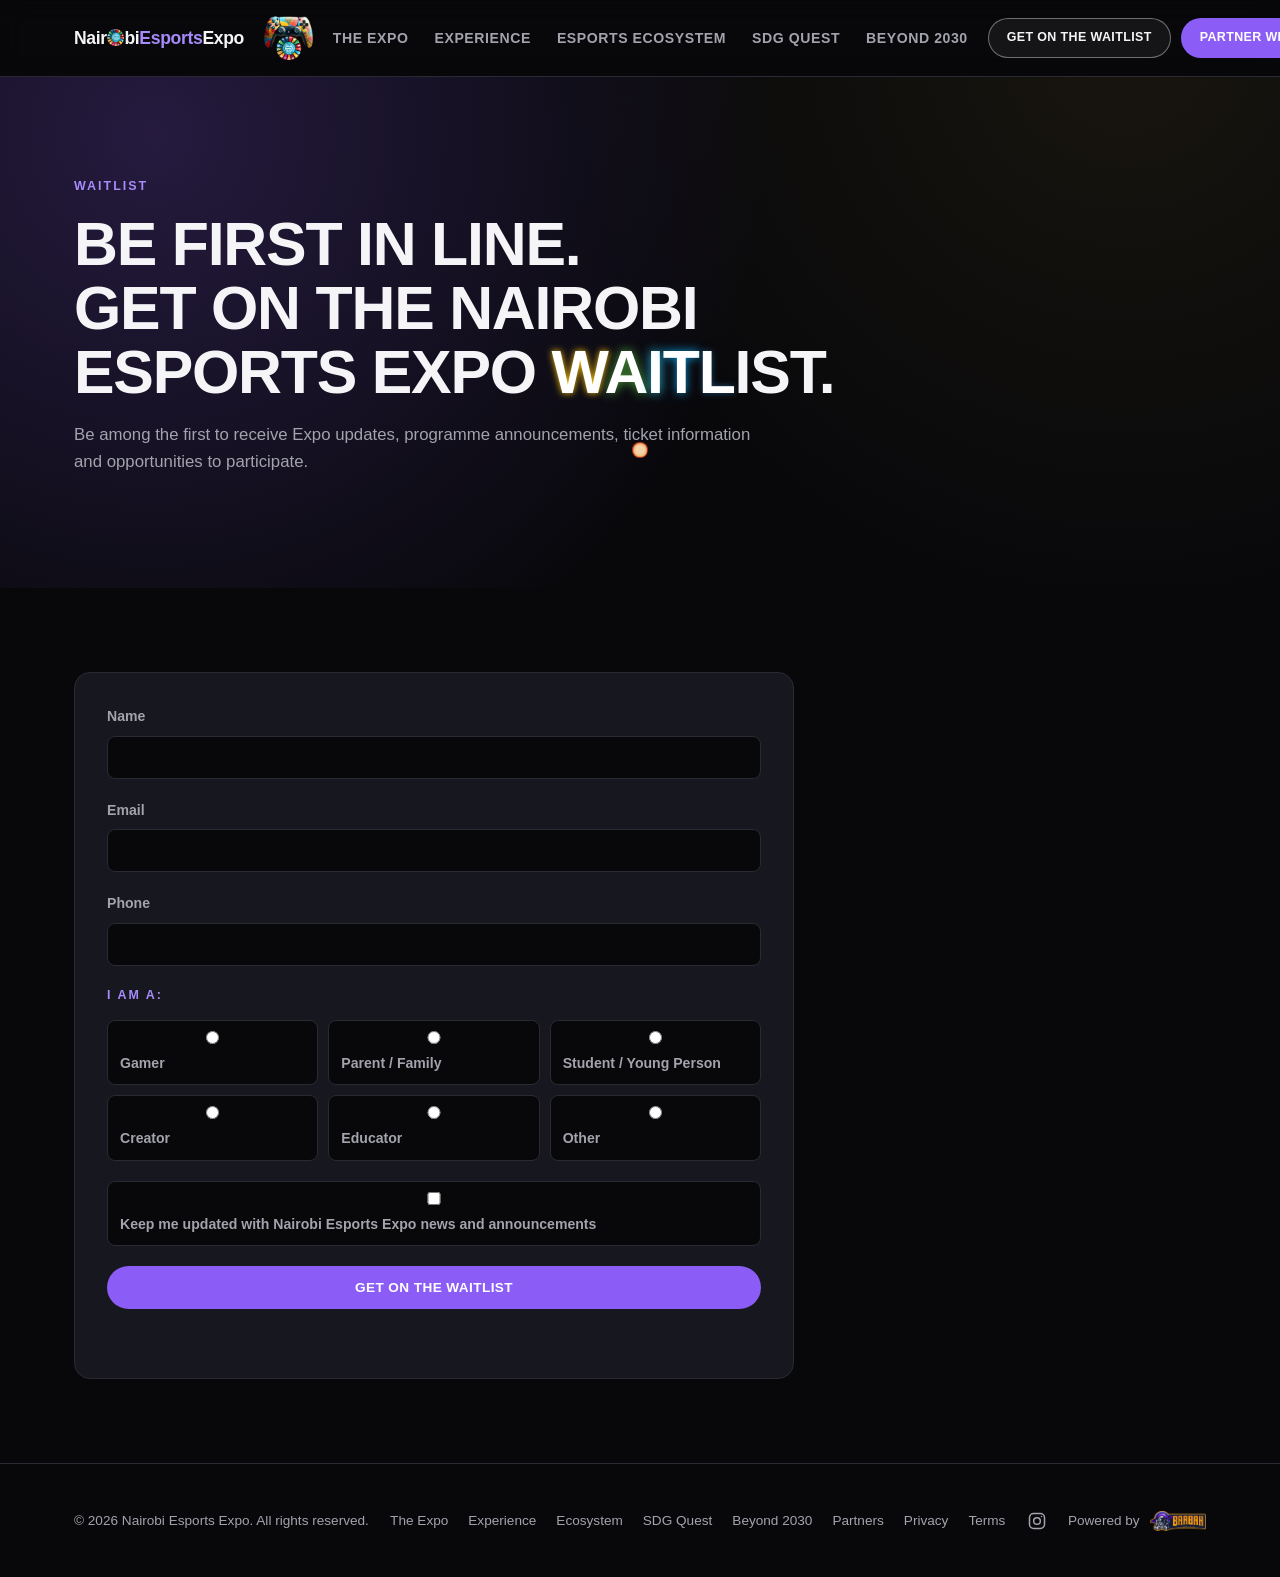
<file: waitlist.html>
<!DOCTYPE html>
<html lang="en">
<head>
<meta charset="UTF-8">
<!-- Google tag (gtag.js) -->
<script async src="https://www.googletagmanager.com/gtag/js?id=G-0RFB4N63XX"></script>
<script>
  window.dataLayer = window.dataLayer || [];
  function gtag(){dataLayer.push(arguments);}
  gtag('js', new Date());

  gtag('config', 'G-0RFB4N63XX');
</script>
<meta name="viewport" content="width=device-width, initial-scale=1.0">
<title>Get on the Waitlist | Nairobi Esports Expo</title>
<meta name="description" content="Be among the first to receive Nairobi Esports Expo updates, programme announcements, ticket information and opportunities to participate.">
<link rel="icon" type="image/png" sizes="32x32" href="favicon-32.png">
<link rel="icon" type="image/png" sizes="64x64" href="favicon-64.png">
<link rel="apple-touch-icon" href="favicon-64.png">
<link rel="stylesheet" href="styles.css?v=46">
</head>
<body>
<a href="#main" class="skip-link">Skip to content</a>

<header class="site-header">
  <div class="container nav-wrap">
    <a href="/" class="logo">Nair<img src="sdg-wheel.png" alt="o" class="logo-o">bi<span>Esports</span>Expo</a>
    <img src="sdg-logo.png" alt="Official Planeteer Club — SDG Games &amp; Esports" class="sdg-badge">
    <nav class="nav-links" aria-label="Primary">
      <a href="/the-expo">The Expo</a>
      <a href="/experience">Experience</a>
      <a href="/esports-ecosystem">Esports Ecosystem</a>
      <a href="/sdg-quest">SDG Quest</a>
      <a href="/beyond-2030">Beyond 2030</a>
    </nav>
    <div class="nav-ctas">
      <a href="/waitlist" class="btn btn-ghost btn-sm" aria-current="page">Get on the Waitlist</a>
      <a href="/partners" class="btn btn-primary btn-sm">Partner With Us</a>
    </div>
    <button class="nav-toggle" aria-label="Toggle menu" aria-expanded="false">
      <span></span><span></span><span></span>
    </button>
  </div>
</header>

<main id="main">

  <section class="hero hero-simple">
    <div class="container">
      <div class="reveal">
        <p class="eyebrow">Waitlist</p>
        <h1>Be First in Line.<br>Get on the Nairobi Esports Expo Waitlist.</h1>
        <p class="hero-body">Be among the first to receive Expo updates, programme announcements, ticket information and opportunities to participate.</p>
      </div>
    </div>
  </section>

  <section class="section reveal">
    <div class="container">
      <form
        class="form-card"
        data-endpoint="/api/waitlist"
        data-ga-event="waitlist_signup"
        data-success="You're on the list. We'll keep you updated as the Nairobi Esports Expo programme and ticket information are announced."
        novalidate
      >
        <label>
          Name
          <input type="text" name="name" required autocomplete="name">
        </label>
        <label>
          Email
          <input type="email" name="email" required autocomplete="email">
        </label>
        <label>
          Phone
          <input type="tel" name="phone" autocomplete="tel">
        </label>
        <div>
          <p class="eyebrow" style="margin-bottom:14px;">I Am a:</p>
          <div class="radio-grid">
            <label class="check-item"><input type="radio" name="audience_type" value="gamer" required> Gamer</label>
            <label class="check-item"><input type="radio" name="audience_type" value="parent_family"> Parent / Family</label>
            <label class="check-item"><input type="radio" name="audience_type" value="student_young_person"> Student / Young Person</label>
            <label class="check-item"><input type="radio" name="audience_type" value="creator"> Creator</label>
            <label class="check-item"><input type="radio" name="audience_type" value="educator"> Educator</label>
            <label class="check-item"><input type="radio" name="audience_type" value="other"> Other</label>
          </div>
        </div>
        <label class="check-item">
          <input type="checkbox" name="marketing_consent" value="yes">
          Keep me updated with Nairobi Esports Expo news and announcements
        </label>
        <button type="submit" class="btn btn-primary">Get on the Waitlist</button>
        <p class="form-status" role="status"></p>
      </form>
    </div>
  </section>

</main>

<footer class="site-footer">
  <div class="container footer-inner">
    <p>&copy; 2026 Nairobi Esports Expo. All rights reserved.</p>
    <nav class="footer-nav" aria-label="Footer">
      <a href="/the-expo">The Expo</a>
      <a href="/experience">Experience</a>
      <a href="/esports-ecosystem">Ecosystem</a>
      <a href="/sdg-quest">SDG Quest</a>
      <a href="/beyond-2030">Beyond 2030</a>
      <a href="/partners">Partners</a>
      <a href="/privacy">Privacy</a>
      <a href="/terms">Terms</a>
    </nav>
    <div class="footer-social">
      <a href="https://www.instagram.com/nairobiesportsexpo/" target="_blank" rel="noopener" aria-label="Nairobi Esports Expo on Instagram">
        <svg viewBox="0 0 24 24" fill="none" stroke="currentColor" stroke-width="1.8" aria-hidden="true"><rect x="3" y="3" width="18" height="18" rx="5"/><circle cx="12" cy="12" r="4"/><circle cx="17.5" cy="6.5" r="0.9" fill="currentColor" stroke="none"/></svg>
      </a>
    </div>
    <div class="powered-by">
      <span>Powered by</span>
      <a href="https://www.barbahgames.gg" target="_blank" rel="noopener">
        <img src="barbah-logo.png" alt="BARBAH Games &amp; VR">
      </a>
    </div>
  </div>
</footer>

<script src="script.js?v=18"></script>
</body>
</html>
</file>
<file: styles.css>
:root {
  --bg: #08080b;
  --bg-alt: #121218;
  --surface: #17171f;
  --surface-2: #1d1d27;
  --border: #2a2a35;
  --text: #f5f5f7;
  --text-dim: #a3a3ad;
  --accent: #8b5cf6;
  --accent-bright: #a78bfa;
  --accent-dim: rgba(139, 92, 246, 0.15);
  --gold: #d4af37;
  --radius: 16px;
  --max-width: 1180px;
  --font: -apple-system, BlinkMacSystemFont, "Segoe UI", Roboto, Helvetica, Arial, sans-serif;
}

* { box-sizing: border-box; }

html { scroll-behavior: smooth; }

@media (prefers-reduced-motion: reduce) {
  html { scroll-behavior: auto; }
  * { animation-duration: 0.001ms !important; animation-iteration-count: 1 !important; transition-duration: 0.001ms !important; }
}

body {
  margin: 0;
  font-family: var(--font);
  background: var(--bg);
  color: var(--text);
  line-height: 1.6;
  -webkit-font-smoothing: antialiased;
}

.container {
  max-width: var(--max-width);
  margin: 0 auto;
  padding: 0 24px;
}

a { color: inherit; }
img { max-width: 100%; display: block; }

:focus-visible {
  outline: 2px solid var(--accent-bright);
  outline-offset: 3px;
}

.skip-link {
  position: absolute;
  left: -9999px;
  top: 0;
  background: var(--accent);
  color: #fff;
  padding: 12px 20px;
  z-index: 999;
  border-radius: 0 0 8px 0;
}
.skip-link:focus { left: 0; }

/* Header */
.site-header {
  position: sticky;
  top: 0;
  z-index: 50;
  background: rgba(8, 8, 11, 0.88);
  backdrop-filter: blur(12px);
  border-bottom: 1px solid var(--border);
}

.nav-wrap {
  display: flex;
  align-items: center;
  justify-content: space-between;
  height: 76px;
  gap: 20px;
}

.logo {
  font-weight: 800;
  font-size: 1.1rem;
  text-decoration: none;
  letter-spacing: -0.02em;
  white-space: nowrap;
  flex-shrink: 0;
}

.logo span { color: var(--accent-bright); }

.logo-o {
  width: 1em;
  height: 1em;
  object-fit: contain;
  display: inline-block;
  vertical-align: -0.15em;
  border-radius: 50%;
}

.sdg-badge {
  height: 44px;
  width: auto;
  object-fit: contain;
  flex-shrink: 0;
}

.nav-links {
  display: flex;
  gap: 26px;
  flex: 1;
  justify-content: center;
}

.nav-links a {
  text-decoration: none;
  color: var(--text-dim);
  font-size: 0.88rem;
  font-weight: 700;
  letter-spacing: 0.04em;
  text-transform: uppercase;
  transition: color 0.15s;
  white-space: nowrap;
}

.nav-links a:hover, .nav-links a[aria-current="page"] { color: var(--text); }

.nav-ctas {
  display: flex;
  gap: 10px;
  flex-shrink: 0;
}

.mobile-cta-bar {
  display: none;
}

.nav-toggle {
  display: none;
  flex-direction: column;
  gap: 5px;
  background: none;
  border: none;
  cursor: pointer;
  padding: 8px;
}

.nav-toggle span {
  width: 22px;
  height: 2px;
  background: var(--text);
  border-radius: 2px;
}

/* Buttons */
.btn {
  display: inline-block;
  padding: 13px 24px;
  border-radius: 999px;
  font-weight: 700;
  font-size: 0.85rem;
  letter-spacing: 0.03em;
  text-transform: uppercase;
  text-decoration: none;
  border: 1px solid transparent;
  cursor: pointer;
  transition: transform 0.15s, background 0.15s, border-color 0.15s, box-shadow 0.15s;
  white-space: nowrap;
}

.btn:hover { transform: translateY(-1px); }

.btn-primary {
  background: var(--accent);
  color: #fff;
  box-shadow: 0 0 0 rgba(139, 92, 246, 0);
}
.btn-primary:hover { background: var(--accent-bright); box-shadow: 0 8px 30px rgba(139, 92, 246, 0.35); }

.btn-secondary {
  background: transparent;
  color: var(--text);
  border-color: var(--accent);
}
.btn-secondary:hover { background: var(--accent-dim); }

.btn-ghost {
  background: rgba(245, 245, 247, 0.06);
  color: var(--text);
  border-color: rgba(245, 245, 247, 0.4);
}
.btn-ghost:hover { border-color: var(--text); background: rgba(245, 245, 247, 0.1); }

.btn-sm { padding: 9px 18px; font-size: 0.78rem; }

/* Eyebrow / headings */
.eyebrow {
  text-transform: uppercase;
  letter-spacing: 0.16em;
  font-size: 0.78rem;
  font-weight: 800;
  color: var(--accent-bright);
  margin: 0 0 16px;
}

h1, h2, h3 { letter-spacing: -0.02em; }

.section h2, .statement h2 {
  font-size: clamp(1.9rem, 4vw, 2.9rem);
  text-transform: uppercase;
  line-height: 1.1;
  margin: 0 0 20px;
}

.section-sub {
  color: var(--text-dim);
  max-width: 720px;
  font-size: 1.05rem;
}

/* Legal pages (Privacy / Terms) */
.legal-content {
  max-width: 780px;
}
.legal-content h2 {
  font-size: 1.4rem;
  margin: 40px 0 12px;
}
.legal-content h2:first-of-type { margin-top: 0; }
.legal-content h3 {
  font-size: 1.1rem;
  margin: 24px 0 10px;
}
.legal-content p,
.legal-content li {
  color: var(--text-dim);
  line-height: 1.7;
}
.legal-content ul {
  margin: 0 0 16px;
  padding-left: 20px;
}
.legal-content li { margin-bottom: 6px; }
.legal-content a { color: var(--accent-bright); }
.legal-content strong { color: var(--text); }

/* Hero */
.hero {
  padding: 100px 0 80px;
  background:
    radial-gradient(circle at 12% 15%, rgba(139, 92, 246, 0.22), transparent 45%),
    radial-gradient(circle at 88% 5%, rgba(212, 175, 55, 0.08), transparent 40%);
  background-attachment: fixed;
}

.hero-inner {
  display: grid;
  grid-template-columns: 1.1fr 0.9fr;
  align-items: center;
  gap: 48px;
}

.hero-content { text-align: left; min-width: 0; }
.hero-visual { min-width: 0; }

.hero h1 {
  font-size: clamp(2.2rem, 4.8vw, 3.8rem);
  line-height: 1.05;
  text-transform: uppercase;
  margin: 0 0 18px;
}

.hero .subheadline {
  font-size: clamp(1.05rem, 2vw, 1.3rem);
  color: var(--accent-bright);
  font-weight: 700;
  margin: 0 0 22px;
}

.hero-body {
  max-width: 560px;
  margin: 0 0 32px;
  color: var(--text-dim);
  font-size: 1.05rem;
}

.hero-actions {
  display: flex;
  gap: 14px;
  flex-wrap: wrap;
  margin-bottom: 20px;
}

.hero-meta {
  color: var(--text-dim);
  font-size: 0.85rem;
  letter-spacing: 0.04em;
}

.hero-visual img {
  width: 100%;
  max-width: 460px;
  margin: 0 auto;
  filter: drop-shadow(0 20px 60px rgba(139, 92, 246, 0.25));
}

.hero.hero-simple { text-align: left; }
.hero.hero-simple .hero-inner { display: block; }
.hero.hero-simple h1 { max-width: 900px; }
.hero.hero-simple .hero-body { max-width: 700px; }

.hero.hero-with-visual .hero-inner {
  display: grid;
  grid-template-columns: 1.1fr 1fr;
  align-items: center;
  gap: 40px;
}
.hero.hero-with-visual h1,
.hero.hero-with-visual .hero-body { max-width: none; }

/* Sections */
.section { padding: 84px 0; }
.section.alt { background: var(--bg-alt); }

.section-beyond-bg {
  position: relative;
  overflow: hidden;
  background-color: var(--bg-alt);
}
.section-beyond-bg::before {
  content: "";
  position: absolute;
  inset: 0;
  background:
    linear-gradient(180deg, rgba(8, 8, 11, 0.86), rgba(8, 8, 11, 0.8) 45%, rgba(8, 8, 11, 0.92)),
    url("beyond-2030-backdrop.jpg?v=2") center 40% / cover no-repeat;
  z-index: 0;
}
.section-beyond-bg .container { position: relative; z-index: 1; }
.section-beyond-bg h2,
.section-beyond-bg .section-sub {
  text-shadow: 0 2px 20px rgba(8, 8, 11, 0.9);
}

/* Big statement / dramatic full-width */
.statement {
  padding: 100px 0;
  text-align: center;
  background: linear-gradient(180deg, var(--bg-alt), var(--bg));
  background-attachment: fixed;
  border-top: 1px solid var(--border);
  border-bottom: 1px solid var(--border);
}

.statement h2 {
  max-width: 900px;
  margin: 0 auto 16px;
}

.statement .statement-sub {
  color: var(--accent-bright);
  font-weight: 800;
  text-transform: uppercase;
  font-size: clamp(1.1rem, 2.4vw, 1.6rem);
  max-width: 900px;
  margin: 0 auto;
  letter-spacing: 0.01em;
}

.statement p.section-sub { margin: 20px auto 0; text-align: center; }

.statement-sdg { position: relative; overflow: hidden; }

.statement-sdg .container { position: relative; z-index: 1; }

.statement-bg {
  position: absolute;
  top: 50%;
  left: 50%;
  transform: translate(-50%, -50%);
  width: 820px;
  max-width: 160%;
  height: auto;
  opacity: 0.16;
  z-index: 0;
  pointer-events: none;
  user-select: none;
}

.statement-bg-wordmark {
  width: 380px;
  max-width: 80%;
  opacity: 0.13;
}

.statement-sdg h2 {
  text-shadow: 0 2px 24px rgba(8, 8, 11, 0.9);
}

.statement-sdg .statement-sub {
  text-shadow: 0 2px 20px rgba(8, 8, 11, 0.9);
}

.statement-sdg p.section-sub {
  color: var(--text);
  opacity: 0.92;
  text-shadow: 0 2px 16px rgba(8, 8, 11, 0.9);
}

/* Grids: pillars / audience / ecosystem / sdg / experience */
.card-grid {
  display: grid;
  grid-template-columns: repeat(3, 1fr);
  gap: 20px;
  margin-top: 36px;
}

.card-grid.cols-4 { grid-template-columns: repeat(4, 1fr); }
.card-grid.cols-2 { grid-template-columns: repeat(2, 1fr); }
.card-grid.cols-5 { grid-template-columns: repeat(5, 1fr); }
.card-grid.cols-6 { grid-template-columns: repeat(3, 1fr); }
.card-grid.cols-8 { grid-template-columns: repeat(4, 1fr); }

.info-card {
  background: var(--surface);
  border: 1px solid var(--border);
  border-radius: var(--radius);
  padding: 28px 24px;
  transition: border-color 0.2s, transform 0.2s;
}

.info-card:hover { border-color: var(--accent); transform: translateY(-3px); }

.info-card[style*="--sdg-color"]:not(.sdg-card) {
  border-color: color-mix(in srgb, var(--sdg-color) 40%, var(--border));
  box-shadow: 0 0 30px color-mix(in srgb, var(--sdg-color) 20%, transparent);
  transition: border-color 0.2s, transform 0.2s, box-shadow 0.25s;
}

.info-card[style*="--sdg-color"]:not(.sdg-card):hover {
  border-color: var(--sdg-color);
  transform: translateY(-3px);
  box-shadow:
    0 12px 34px color-mix(in srgb, var(--sdg-color) 40%, transparent),
    0 0 34px color-mix(in srgb, var(--sdg-color) 30%, transparent);
}

.info-card .card-icon {
  font-size: 1.7rem;
  display: block;
  margin-bottom: 16px;
}

.info-card .card-sdg-icon {
  width: 48px;
  height: 48px;
  border-radius: 10px;
  display: block;
  margin-bottom: 16px;
}

.info-card h3 {
  margin: 0 0 10px;
  font-size: 1.05rem;
  text-transform: uppercase;
  letter-spacing: 0.02em;
}

.info-card p { margin: 0; color: var(--text-dim); font-size: 0.92rem; }

/* SDG goal cards — colored per official SDG emblem */
.sdg-card {
  text-align: center;
  border-top: 4px solid var(--sdg-color, var(--accent));
  transition: border-color 0.2s, transform 0.2s, box-shadow 0.25s;
}

.sdg-card:hover {
  border-color: var(--sdg-color, var(--accent));
  transform: translateY(-3px);
  box-shadow:
    0 12px 34px color-mix(in srgb, var(--sdg-color, var(--accent)) 40%, transparent),
    0 0 34px color-mix(in srgb, var(--sdg-color, var(--accent)) 30%, transparent);
}

.sdg-goal-icon {
  width: 72px;
  height: 72px;
  border-radius: 14px;
  margin: 0 auto 16px;
  object-fit: cover;
}

.sdg-card h3 { margin: 0; font-size: 0.95rem; }

/* Flip cards — cards that flip to reveal a second face on hover/tap */
.flip-card {
  padding: 0;
  min-height: 230px;
  perspective: 1200px;
  cursor: pointer;
}

.flip-card-inner {
  position: relative;
  width: 100%;
  height: 100%;
  min-height: 230px;
  transition: transform 0.6s;
  transform-style: preserve-3d;
}

.flip-card:hover .flip-card-inner,
.flip-card.flipped .flip-card-inner {
  transform: rotateY(180deg);
}

.flip-card-front, .flip-card-back {
  position: absolute;
  inset: 0;
  backface-visibility: hidden;
  padding: 28px 20px;
  display: flex;
  flex-direction: column;
  align-items: center;
  justify-content: center;
}

.flip-card-back {
  transform: rotateY(180deg);
}

.flip-card-back .eyebrow {
  font-size: 0.7rem;
  color: var(--sdg-color, var(--accent));
  text-transform: uppercase;
  letter-spacing: 0.05em;
  margin: 0 0 10px;
}

.flip-card-back p {
  margin: 0;
  font-size: 0.85rem;
  color: var(--text-dim);
  line-height: 1.45;
}

@media (prefers-reduced-motion: reduce) {
  .flip-card-inner { transition: none; }
}

.brands-inner {
  display: grid;
  grid-template-columns: 1fr 1fr;
  align-items: stretch;
  gap: 40px;
}

.sdg17-badge {
  display: flex;
  align-items: center;
  justify-content: center;
  background: #fff;
  padding: 24px;
  border-radius: 14px;
  height: 100%;
  width: 100%;
}

.sdg17-badge img {
  height: 100%;
  width: 100%;
  max-height: 320px;
  object-fit: contain;
  display: block;
}

/* Journey / steps */
.journey {
  display: grid;
  grid-template-columns: repeat(5, 1fr);
  gap: 16px;
  margin-top: 40px;
}

.journey-step {
  background: var(--surface);
  border: 1px solid var(--border);
  border-radius: var(--radius);
  padding: 24px 18px;
  position: relative;
  text-align: center;
  transition: border-color 0.2s, transform 0.2s, box-shadow 0.25s;
}

.journey-step[style*="--sdg-color"] {
  border-color: color-mix(in srgb, var(--sdg-color) 40%, var(--border));
  box-shadow: 0 0 30px color-mix(in srgb, var(--sdg-color) 20%, transparent);
}

.journey-step[style*="--sdg-color"]:hover {
  border-color: var(--sdg-color);
  transform: translateY(-3px);
  box-shadow:
    0 12px 34px color-mix(in srgb, var(--sdg-color) 40%, transparent),
    0 0 34px color-mix(in srgb, var(--sdg-color) 30%, transparent);
}

.journey-step .step-num {
  display: inline-flex;
  align-items: center;
  justify-content: center;
  width: 32px;
  height: 32px;
  border-radius: 50%;
  background: color-mix(in srgb, var(--sdg-color, var(--accent)) 22%, var(--surface));
  color: var(--sdg-color, var(--accent-bright));
  font-weight: 800;
  font-size: 0.85rem;
  margin-bottom: 14px;
}

.journey-step h3 {
  margin: 0 0 8px;
  font-size: 0.95rem;
  text-transform: uppercase;
}

.journey-step p { margin: 0; color: var(--text-dim); font-size: 0.85rem; }

.journey-arrow {
  color: var(--border);
  align-self: center;
  text-align: center;
  display: none;
}

/* Keyword display */
.keyword-list {
  display: flex;
  flex-wrap: wrap;
  gap: 16px 28px;
  margin-top: 32px;
}

.keyword-list span {
  font-size: clamp(1.4rem, 4vw, 2.4rem);
  font-weight: 800;
  text-transform: uppercase;
  color: var(--sdg-color, var(--text-dim));
  letter-spacing: -0.01em;
}

.experience-inner {
  display: grid;
  grid-template-columns: 1.15fr 1fr;
  align-items: center;
  gap: 40px;
}

.experience-visual {
  display: flex;
  justify-content: center;
  align-items: flex-end;
  gap: 8px;
}

.gamer-figure {
  max-width: 220px;
  width: 100%;
  height: auto;
  -webkit-mask-image: radial-gradient(ellipse 70% 85% at center, black 55%, transparent 100%);
  mask-image: radial-gradient(ellipse 70% 85% at center, black 55%, transparent 100%);
}

@media (max-width: 980px) {
  .experience-inner { grid-template-columns: 1fr; }
  .experience-visual { order: -1; margin-bottom: 8px; }
}

/* Simple pill row (e.g. Beyond 2030 bridge keywords) */
.flow-list {
  display: flex;
  flex-direction: column;
  align-items: center;
  gap: 10px;
  margin: 36px 0;
}

.flow-list .flow-item {
  background: var(--surface);
  border: 1px solid var(--border);
  border-radius: 999px;
  padding: 10px 28px;
  font-weight: 800;
  text-transform: uppercase;
  font-size: 0.9rem;
  letter-spacing: 0.05em;
  cursor: pointer;
  box-shadow: 0 0 0 color-mix(in srgb, var(--sdg-color, transparent) 0%, transparent);
  transition: box-shadow 0.25s, border-color 0.25s, transform 0.2s, background 0.25s;
}

.flow-list .flow-item[style*="--sdg-color"] {
  border-color: color-mix(in srgb, var(--sdg-color) 55%, var(--border));
  box-shadow: 0 0 22px color-mix(in srgb, var(--sdg-color) 40%, transparent);
}

.flow-list .flow-item[style*="--sdg-color"]:hover {
  transform: translateY(-3px);
  border-color: var(--sdg-color);
  background: color-mix(in srgb, var(--sdg-color) 15%, var(--surface));
  box-shadow: 0 0 34px color-mix(in srgb, var(--sdg-color) 65%, transparent);
}

/* Ecosystem flow — vertical timeline */
.flow-track {
  position: relative;
  display: flex;
  flex-direction: column;
  max-width: 460px;
  margin: 44px auto 0;
}

.flow-track::before {
  content: "";
  position: absolute;
  left: 21px;
  top: 26px;
  bottom: 26px;
  width: 2px;
  background: linear-gradient(180deg, var(--accent) 0%, rgba(139, 92, 246, 0.4) 55%, rgba(139, 92, 246, 0.08) 100%);
  z-index: 0;
}

.flow-node {
  display: flex;
  align-items: center;
  gap: 18px;
  padding: 9px 0;
  position: relative;
}

.flow-num {
  width: 44px;
  height: 44px;
  border-radius: 50%;
  background: var(--surface);
  border: 2px solid var(--sdg-color, var(--accent));
  color: var(--sdg-color, var(--accent-bright));
  display: flex;
  align-items: center;
  justify-content: center;
  font-weight: 800;
  font-size: 0.95rem;
  flex-shrink: 0;
  box-shadow: 0 0 0 6px var(--bg), 0 0 16px color-mix(in srgb, var(--sdg-color, var(--accent)) 35%, transparent);
  position: relative;
  z-index: 1;
  transition: box-shadow 0.25s ease, transform 0.25s ease;
}

.flow-label {
  flex: 1;
  background: var(--surface);
  border: 1px solid color-mix(in srgb, var(--sdg-color, var(--border)) 40%, var(--border));
  border-radius: 999px;
  padding: 13px 26px;
  font-weight: 800;
  text-transform: uppercase;
  font-size: 0.92rem;
  letter-spacing: 0.04em;
  box-shadow: 0 0 20px color-mix(in srgb, var(--sdg-color, transparent) 16%, transparent);
  transition: border-color 0.25s ease, transform 0.25s ease, box-shadow 0.25s ease, background 0.25s ease;
}

.flow-node:hover .flow-num {
  box-shadow: 0 0 0 6px var(--bg), 0 0 24px color-mix(in srgb, var(--sdg-color, var(--accent)) 60%, transparent);
  transform: scale(1.06);
}

.flow-node:hover .flow-label {
  border-color: var(--sdg-color, var(--accent));
  transform: translateX(6px);
  box-shadow:
    0 8px 24px color-mix(in srgb, var(--sdg-color, var(--accent)) 35%, transparent),
    0 0 26px color-mix(in srgb, var(--sdg-color, var(--accent)) 30%, transparent);
}

.flow-node.flow-final .flow-num {
  background: var(--sdg-color, var(--accent));
  border-color: var(--sdg-color, var(--accent-bright));
  color: #fff;
  box-shadow: 0 0 0 6px var(--bg), 0 0 26px color-mix(in srgb, var(--sdg-color, var(--accent)) 65%, transparent);
}

.flow-node.flow-final .flow-label {
  background: linear-gradient(135deg, var(--sdg-color, var(--accent)), color-mix(in srgb, var(--sdg-color, var(--accent)) 55%, black));
  border-color: var(--sdg-color, var(--accent-bright));
  color: #fff;
}

.flow-node.reveal { transform: translateX(-14px); }
.flow-node.reveal.is-visible { transform: none; }
.flow-node:nth-child(1) { transition-delay: 0s; }
.flow-node:nth-child(2) { transition-delay: 0.07s; }
.flow-node:nth-child(3) { transition-delay: 0.14s; }
.flow-node:nth-child(4) { transition-delay: 0.21s; }
.flow-node:nth-child(5) { transition-delay: 0.28s; }
.flow-node:nth-child(6) { transition-delay: 0.35s; }
.flow-node:nth-child(7) { transition-delay: 0.42s; }
.flow-node:nth-child(8) { transition-delay: 0.49s; }

/* Bullet lists (Explore/Play/Discover/Connect etc) */
.pillar-list {
  display: grid;
  grid-template-columns: repeat(2, 1fr);
  gap: 24px;
  margin-top: 36px;
}

.pillar-list .pillar-block h3 {
  text-transform: uppercase;
  font-size: 1rem;
  color: var(--accent-bright);
  margin: 0 0 14px;
  letter-spacing: 0.04em;
}

.bubble-row {
  display: flex;
  flex-wrap: wrap;
  gap: 10px;
}

.pillar-block:nth-child(1) { --block-delay: 0s; }
.pillar-block:nth-child(2) { --block-delay: 0.12s; }
.pillar-block:nth-child(3) { --block-delay: 0.24s; }
.pillar-block:nth-child(4) { --block-delay: 0.36s; }

.bubble:nth-child(1) { --item-delay: 0s; --float-delay: 0s; }
.bubble:nth-child(2) { --item-delay: 0.07s; --float-delay: 0.3s; }
.bubble:nth-child(3) { --item-delay: 0.14s; --float-delay: 0.6s; }
.bubble:nth-child(4) { --item-delay: 0.21s; --float-delay: 0.9s; }
.bubble:nth-child(5) { --item-delay: 0.28s; --float-delay: 1.2s; }
.bubble:nth-child(6) { --item-delay: 0.35s; --float-delay: 1.5s; }

.bubble {
  display: inline-flex;
  opacity: 0;
  transition: opacity 0.4s ease, transform 0.25s ease;
  transition-delay: calc(var(--block-delay, 0s) + var(--item-delay, 0s));
}

.pillar-list.is-visible .bubble { opacity: 1; }

.bubble:hover { transform: scale(1.08); }

.bubble-inner {
  display: inline-flex;
  align-items: center;
  background: var(--surface);
  border: 1px solid var(--border);
  border-radius: 999px;
  padding: 9px 18px;
  font-size: 0.85rem;
  font-weight: 700;
  color: var(--text-dim);
  white-space: nowrap;
  animation: bubble-float 3.6s ease-in-out infinite;
  animation-delay: var(--float-delay, 0s);
  transition: color 0.2s ease, border-color 0.2s ease, box-shadow 0.2s ease, background 0.2s ease;
}

@keyframes bubble-float {
  0%, 100% { transform: translateY(0); }
  50% { transform: translateY(-6px); }
}

.bubble[style*="--sdg-color"] .bubble-inner {
  color: var(--sdg-color);
  border-color: color-mix(in srgb, var(--sdg-color) 45%, var(--border));
}

.bubble:hover .bubble-inner,
.bubble.pillar-active .bubble-inner {
  color: #fff;
  border-color: var(--pillar-glow, var(--sdg-color, var(--accent)));
  background: color-mix(in srgb, var(--pillar-glow, var(--sdg-color, var(--accent))) 18%, var(--surface));
  box-shadow: 0 0 20px color-mix(in srgb, var(--pillar-glow, var(--sdg-color, var(--accent))) 45%, transparent);
}

@media (prefers-reduced-motion: reduce) {
  .bubble-inner { animation: none; }
}

/* Forms */
.form-card {
  background: var(--surface);
  border: 1px solid var(--border);
  border-radius: var(--radius);
  padding: 32px;
  display: grid;
  gap: 20px;
  max-width: 720px;
}

.form-card label {
  display: grid;
  gap: 8px;
  font-size: 0.88rem;
  color: var(--text-dim);
  font-weight: 700;
}

.form-card input,
.form-card select,
.form-card textarea {
  background: var(--bg);
  border: 1px solid var(--border);
  border-radius: 8px;
  padding: 12px 14px;
  color: var(--text);
  font-family: inherit;
  font-size: 0.95rem;
  font-weight: 400;
  resize: vertical;
}

.form-card input:focus,
.form-card select:focus,
.form-card textarea:focus {
  outline: none;
  border-color: var(--accent);
}

.check-grid {
  display: grid;
  grid-template-columns: repeat(3, 1fr);
  gap: 10px;
}

.check-item {
  display: flex;
  align-items: center;
  gap: 8px;
  background: var(--bg);
  border: 1px solid var(--border);
  border-radius: 8px;
  padding: 10px 12px;
  font-size: 0.85rem;
  color: var(--text-dim);
  cursor: pointer;
}

.check-item input { width: auto; margin: 0; accent-color: var(--accent); }
.check-item:has(input:checked) { border-color: var(--accent); color: var(--text); }

.radio-grid {
  display: grid;
  grid-template-columns: repeat(3, 1fr);
  gap: 10px;
}

.form-status {
  margin: 0;
  font-size: 0.88rem;
  min-height: 1.2em;
}
.form-status.success { color: #4ade80; }
.form-status.error { color: #f87171; }

/* Footer */
.site-footer {
  border-top: 1px solid var(--border);
  padding: 32px 0;
}

.footer-inner {
  display: flex;
  flex-wrap: wrap;
  justify-content: space-between;
  align-items: center;
  gap: 16px;
  color: var(--text-dim);
  font-size: 0.85rem;
}

.footer-nav {
  display: flex;
  gap: 20px;
  flex-wrap: wrap;
}
.footer-nav a { text-decoration: none; color: var(--text-dim); }
.footer-nav a:hover { color: var(--text); }

.powered-by {
  display: flex;
  align-items: center;
  gap: 10px;
  color: var(--text-dim);
  font-size: 0.85rem;
}
.powered-by img { height: 20px; width: auto; }

.footer-social { display: flex; align-items: center; gap: 14px; }
.footer-social a {
  display: inline-flex;
  color: var(--text-dim);
  transition: color 0.2s;
}
.footer-social a:hover { color: var(--accent-bright); }
.footer-social svg { width: 20px; height: 20px; }

/* Reveal-on-scroll */
.reveal {
  opacity: 0;
  transform: translateY(16px);
  transition: opacity 0.6s ease, transform 0.6s ease;
}
.reveal.is-visible { opacity: 1; transform: none; }
@media (prefers-reduced-motion: reduce) {
  .reveal { opacity: 1; transform: none; transition: none; }
}

/* Fixed-attachment parallax is unreliable on touch/coarse-pointer devices */
@media (pointer: coarse), (max-width: 720px) {
  .hero, .statement { background-attachment: scroll; }
}

/* Letter ripple — per-character spans inside h1/h2/h3, colored by script.js on cursor proximity */
.letter {
  transition: color 0.2s ease, text-shadow 0.2s ease;
}

/* Cursor trail */
.cursor-trail {
  position: fixed;
  inset: 0;
  pointer-events: none;
  z-index: 9999;
}

.cursor-dot {
  position: fixed;
  top: 0;
  left: 0;
  border-radius: 50%;
  background: var(--accent-bright);
  mix-blend-mode: screen;
  pointer-events: none;
  will-change: transform;
}

.water-ripple {
  position: fixed;
  width: 34px;
  height: 34px;
  border-radius: 50%;
  border: 1.5px solid rgba(38, 189, 226, 0.55);
  box-shadow: 0 0 12px rgba(38, 189, 226, 0.25) inset;
  pointer-events: none;
  z-index: 9998;
  transform: translate(-50%, -50%) scale(0.25);
  opacity: 0.7;
  animation: water-ripple-expand 0.9s ease-out forwards;
}

@keyframes water-ripple-expand {
  to {
    transform: translate(-50%, -50%) scale(2.6);
    opacity: 0;
  }
}

/* Every-100 color explosion + 1000-combo winner popup */
.combo-particle {
  position: fixed;
  border-radius: 50%;
  pointer-events: none;
  z-index: 9999;
  transform: translate(-50%, -50%);
  animation: combo-particle-burst 1.15s cubic-bezier(0.16, 1, 0.3, 1) forwards;
}

@keyframes combo-particle-burst {
  0% { transform: translate(-50%, -50%) translate(0, 0) scale(1); opacity: 1; }
  65% { opacity: 1; }
  100% { transform: translate(-50%, -50%) translate(var(--tx), calc(var(--ty) + 50px)) scale(0.15); opacity: 0; }
}

.combo-flash {
  position: fixed;
  width: 50px;
  height: 50px;
  border-radius: 50%;
  pointer-events: none;
  z-index: 9998;
  transform: translate(-50%, -50%) scale(0.4);
  background: radial-gradient(circle, var(--flash-color, #fff) 0%, transparent 72%);
  opacity: 0.95;
  animation: combo-flash-pulse 0.55s ease-out forwards;
}

@keyframes combo-flash-pulse {
  to { transform: translate(-50%, -50%) scale(11); opacity: 0; }
}

.combo-milestone-text {
  position: fixed;
  z-index: 10001;
  font-size: clamp(1.8rem, 6vw, 3rem);
  font-weight: 900;
  letter-spacing: 0.02em;
  color: var(--milestone-color, #fff);
  text-shadow: 0 0 20px var(--milestone-color, #fff), 0 0 44px var(--milestone-color, #fff);
  pointer-events: none;
  white-space: nowrap;
  opacity: 0;
  animation: combo-milestone-pop 1.3s cubic-bezier(0.16, 1, 0.3, 1) forwards;
}

@keyframes combo-milestone-pop {
  0% { transform: translate(-50%, -50%) scale(0.3); opacity: 0; }
  22% { transform: translate(-50%, -50%) scale(1.25); opacity: 1; }
  38% { transform: translate(-50%, -55%) scale(1); opacity: 1; }
  100% { transform: translate(-50%, -110%) scale(1); opacity: 0; }
}

.winner-popup {
  position: fixed;
  inset: 0;
  z-index: 10000;
  display: flex;
  align-items: center;
  justify-content: center;
  padding: 24px;
  background: rgba(8, 8, 11, 0.82);
  backdrop-filter: blur(6px);
  opacity: 0;
  transition: opacity 0.3s ease;
}

.winner-popup.is-visible { opacity: 1; }

.winner-card {
  max-width: 380px;
  width: 100%;
  text-align: center;
  padding: 40px 32px;
  border-radius: var(--radius);
  background: var(--surface);
  border: 1px solid var(--accent-bright);
  box-shadow: 0 0 60px rgba(139, 92, 246, 0.45);
  transform: scale(0.9);
  transition: transform 0.3s ease;
}

.winner-popup.is-visible .winner-card { transform: scale(1); }

.winner-trophy {
  font-size: 3.2rem;
  margin-bottom: 12px;
  filter: drop-shadow(0 0 20px rgba(253, 157, 36, 0.6));
}

.winner-card h3 {
  margin: 0 0 10px;
  font-size: 1.4rem;
  text-transform: uppercase;
}

.winner-card p {
  margin: 0 0 24px;
  color: var(--text-dim);
  font-size: 0.95rem;
}

/* Hidden shake-counter mini-game */
.shake-counter {
  position: fixed;
  bottom: 24px;
  left: 24px;
  z-index: 9997;
  display: flex;
  align-items: center;
  gap: 12px;
  padding: 10px 18px;
  border-radius: 999px;
  background: rgba(8, 8, 11, 0.85);
  backdrop-filter: blur(8px);
  border: 1px solid color-mix(in srgb, var(--shake-color, var(--accent)) 45%, var(--border));
  opacity: 0;
  transform: translateY(10px) scale(0.9);
  pointer-events: none;
  transition: opacity 0.35s ease, transform 0.35s ease, border-color 0.3s ease;
}

.shake-counter.is-visible {
  opacity: 1;
  transform: translateY(0) scale(1);
}

.shake-counter-label {
  font-size: 0.65rem;
  font-weight: 700;
  letter-spacing: 0.1em;
  text-transform: uppercase;
  color: var(--text-dim);
  white-space: nowrap;
}

.shake-counter-value {
  font-size: 1.4rem;
  font-weight: 800;
  min-width: 1.8ch;
  text-align: center;
  color: var(--shake-color, var(--accent-bright));
  text-shadow: 0 0 14px var(--shake-color, var(--accent-bright));
}

.shake-counter.pulse .shake-counter-value {
  animation: shake-pulse 0.32s ease;
}

@keyframes shake-pulse {
  0% { transform: scale(1); }
  45% { transform: scale(1.4); }
  100% { transform: scale(1); }
}

/* Mobile tap effect — TikTok-style glowing SDG ring at each tap */
.tap-ring {
  position: fixed;
  width: 24px;
  height: 24px;
  border-radius: 50%;
  border: 3px solid var(--ring-color, var(--accent));
  box-shadow: 0 0 24px var(--ring-color, var(--accent)), 0 0 40px var(--ring-color, var(--accent)) inset;
  pointer-events: none;
  z-index: 9998;
  transform: translate(-50%, -50%) scale(0.3);
  opacity: 0.9;
  animation: tap-ring-expand 0.55s cubic-bezier(0.22, 1, 0.36, 1) forwards;
}

@keyframes tap-ring-expand {
  to {
    transform: translate(-50%, -50%) scale(4.2);
    opacity: 0;
  }
}

/* Responsive */
@media (max-width: 980px) {
  .hero-inner, .hero.hero-with-visual .hero-inner { grid-template-columns: 1fr; gap: 32px; text-align: center; }
  .hero-content { text-align: center; }
  .hero-actions { justify-content: center; }
  .hero-body { margin-left: auto; margin-right: auto; }
  .hero-visual { order: -1; }
  .hero-visual img { max-width: 320px; }
  .card-grid, .card-grid.cols-4, .card-grid.cols-5, .card-grid.cols-6, .card-grid.cols-8 { grid-template-columns: repeat(2, 1fr); }
  .journey { grid-template-columns: repeat(2, 1fr); }
  .pillar-list { grid-template-columns: 1fr; }
  .check-grid, .radio-grid { grid-template-columns: repeat(2, 1fr); }
}

@media (max-width: 720px) {
  .brands-inner { grid-template-columns: 1fr; text-align: center; }
  .brands-inner .sdg17-badge { order: -1; height: auto; margin-bottom: 8px; }
  .brands-inner .sdg17-badge img { height: 160px; }
  .nav-links, .nav-ctas { display: none; }
  .nav-toggle { display: flex; }
  .site-header.open .nav-links {
    display: flex;
    flex-direction: column;
    position: absolute;
    top: 76px;
    left: 0;
    right: 0;
    background: var(--bg);
    border-bottom: 1px solid var(--border);
    padding: 20px 24px;
    gap: 18px;
  }
  .site-header.open .nav-ctas {
    display: flex;
    flex-direction: column;
    position: absolute;
    top: 340px;
    left: 24px;
    right: 24px;
  }
  .card-grid, .card-grid.cols-4, .card-grid.cols-5, .card-grid.cols-6, .card-grid.cols-8 { grid-template-columns: 1fr; }
  .journey { grid-template-columns: 1fr; }
  .check-grid, .radio-grid { grid-template-columns: 1fr; }
  .hero { padding: 70px 0 50px; }
  .sdg-badge { height: 36px; }
  .section { padding: 60px 0; }
  .statement { padding: 70px 0; }
  body { padding-bottom: 68px; }
  .mobile-cta-bar {
    display: flex;
    position: fixed;
    bottom: 0;
    left: 0;
    right: 0;
    z-index: 200;
    gap: 10px;
    padding: 10px 14px;
    background: var(--bg-alt);
    border-top: 1px solid var(--border);
  }
  .mobile-cta-bar .btn { flex: 1; padding: 12px 10px; font-size: 0.9rem; text-align: center; }
  .shake-counter { bottom: 78px; left: 14px; padding: 8px 14px; }
}
</file>
